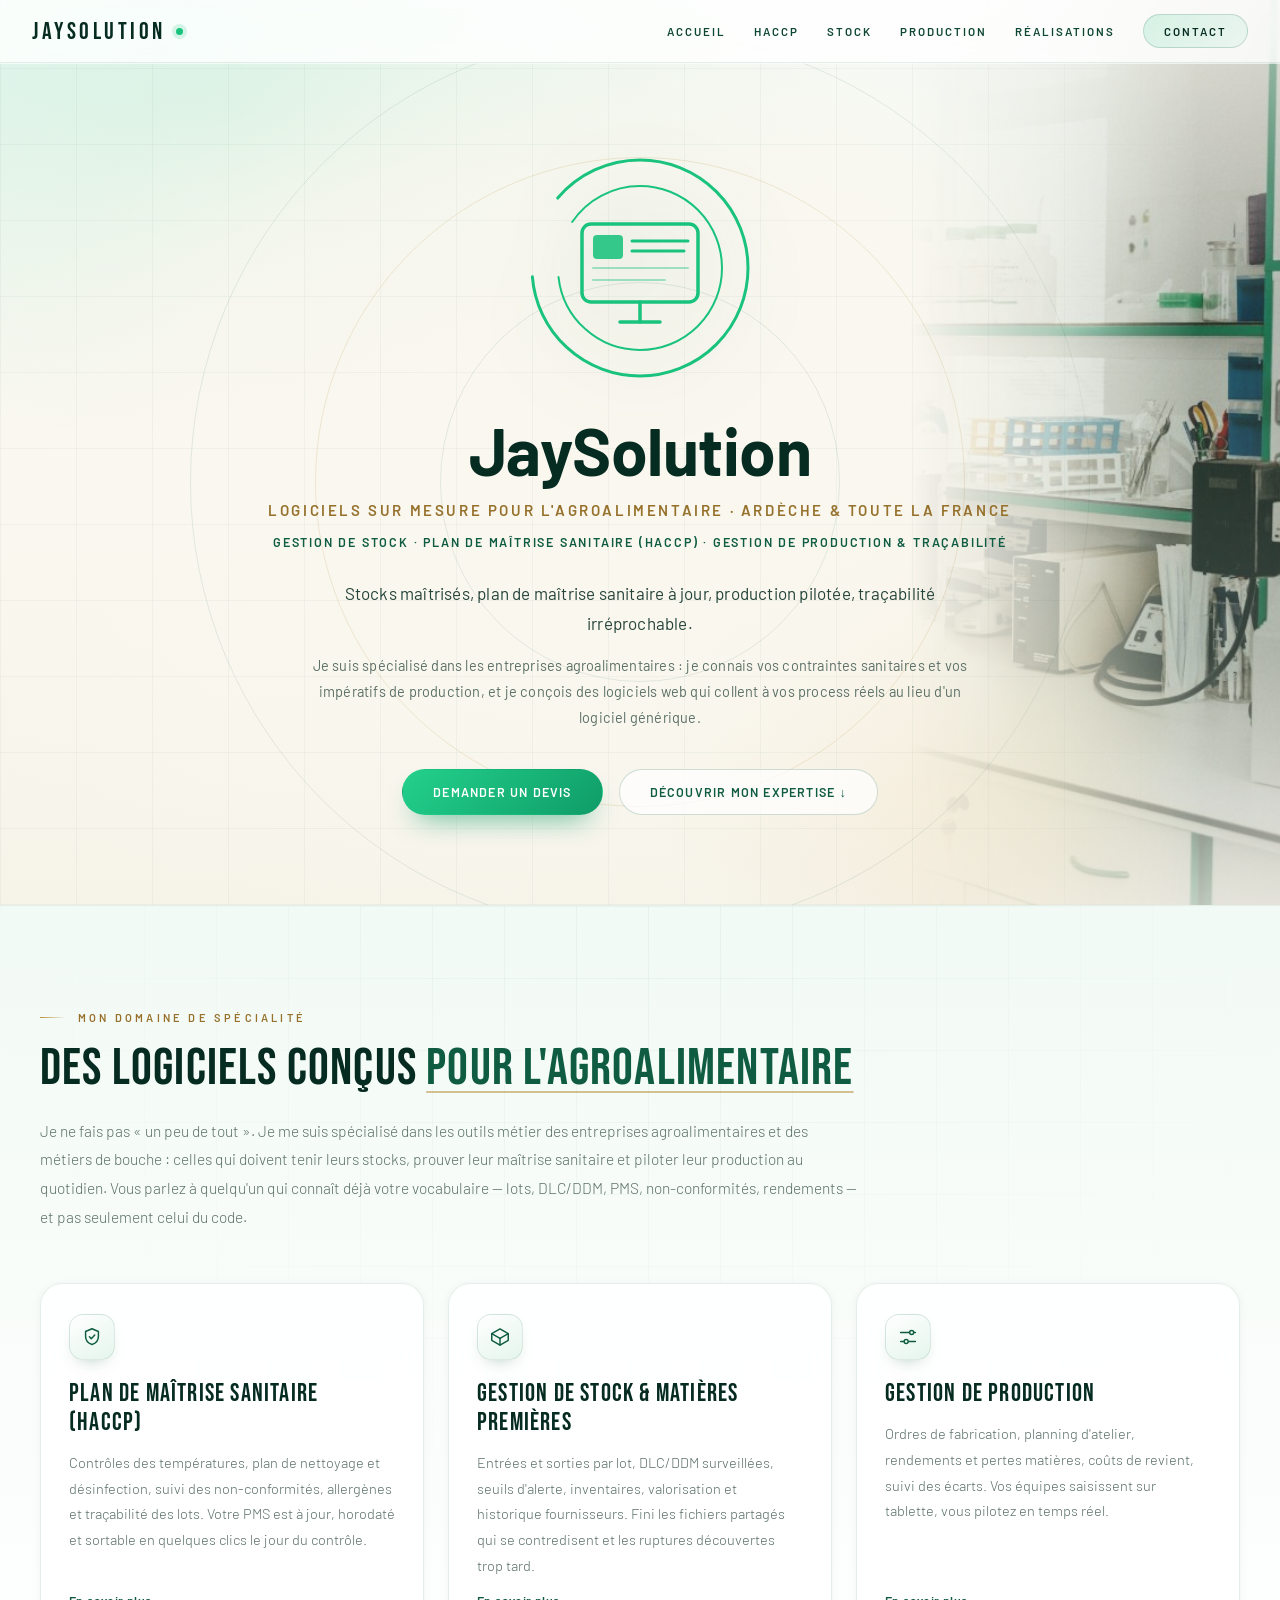
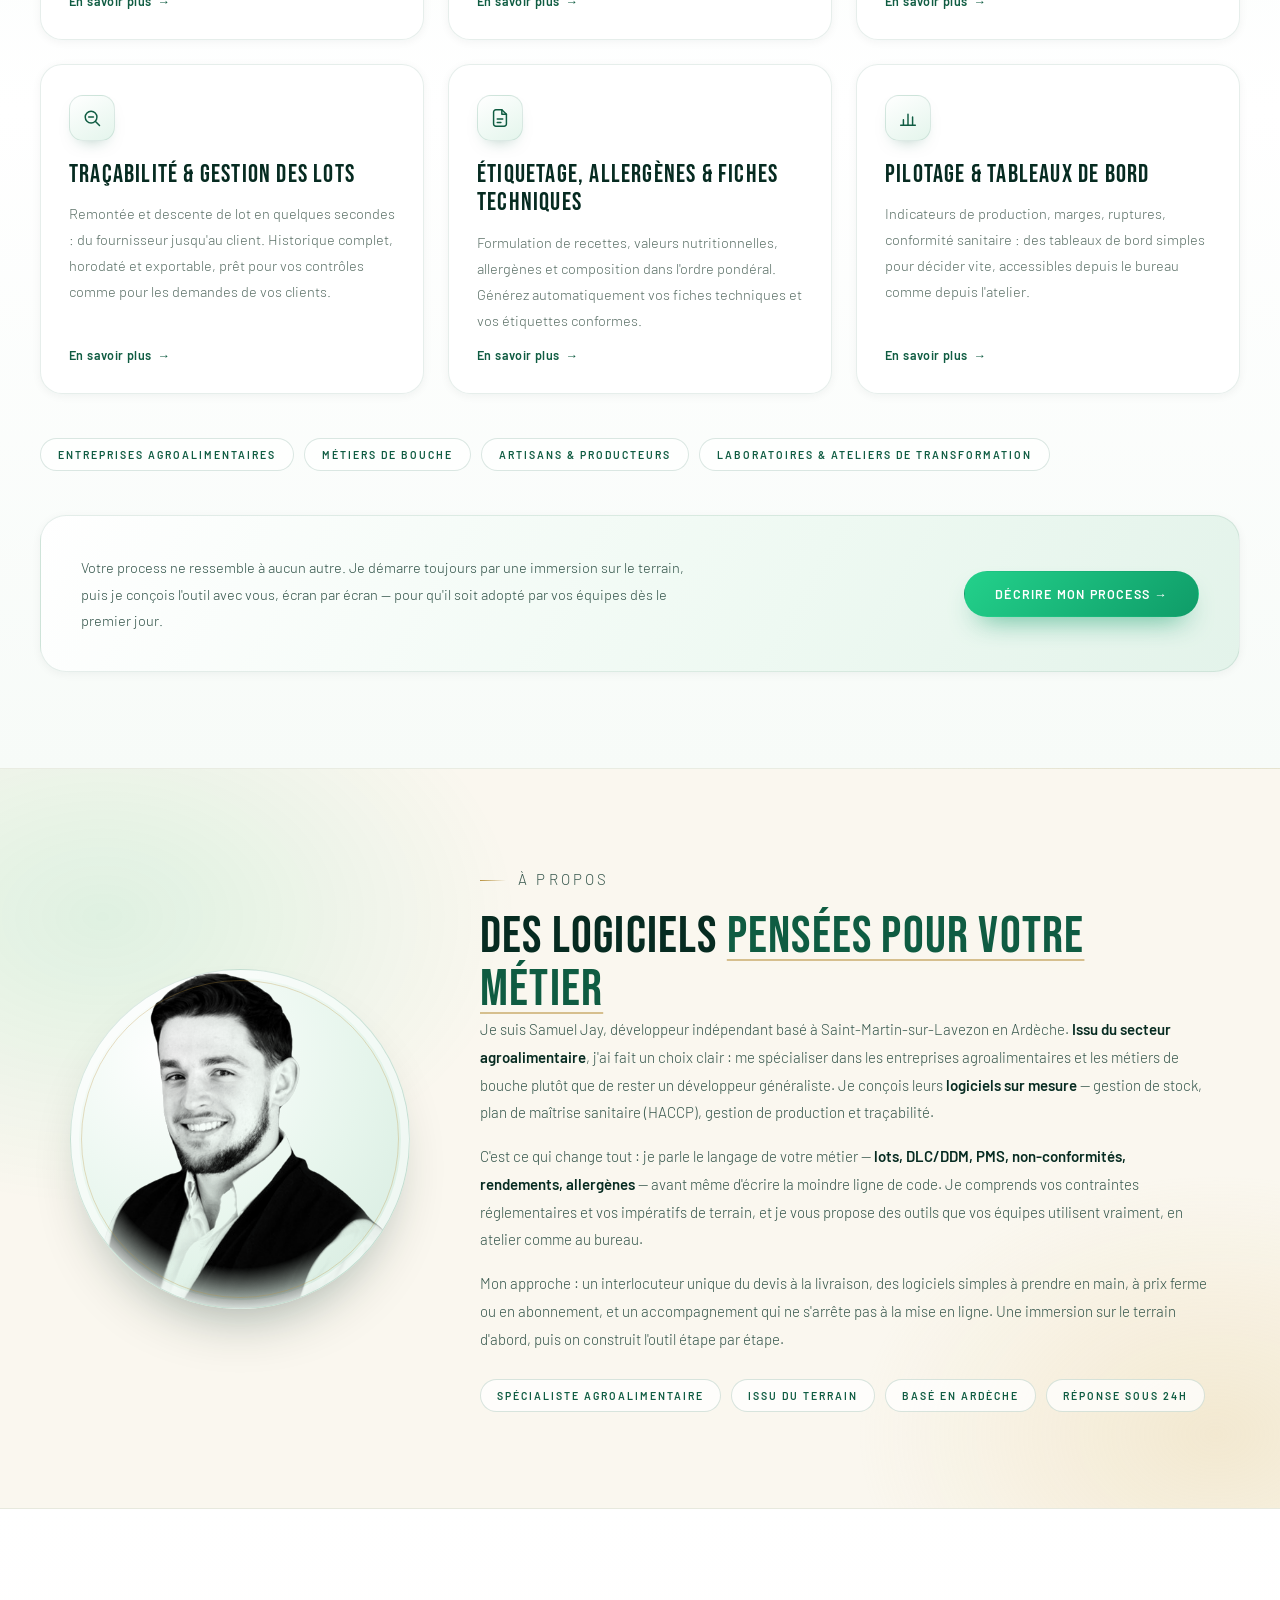
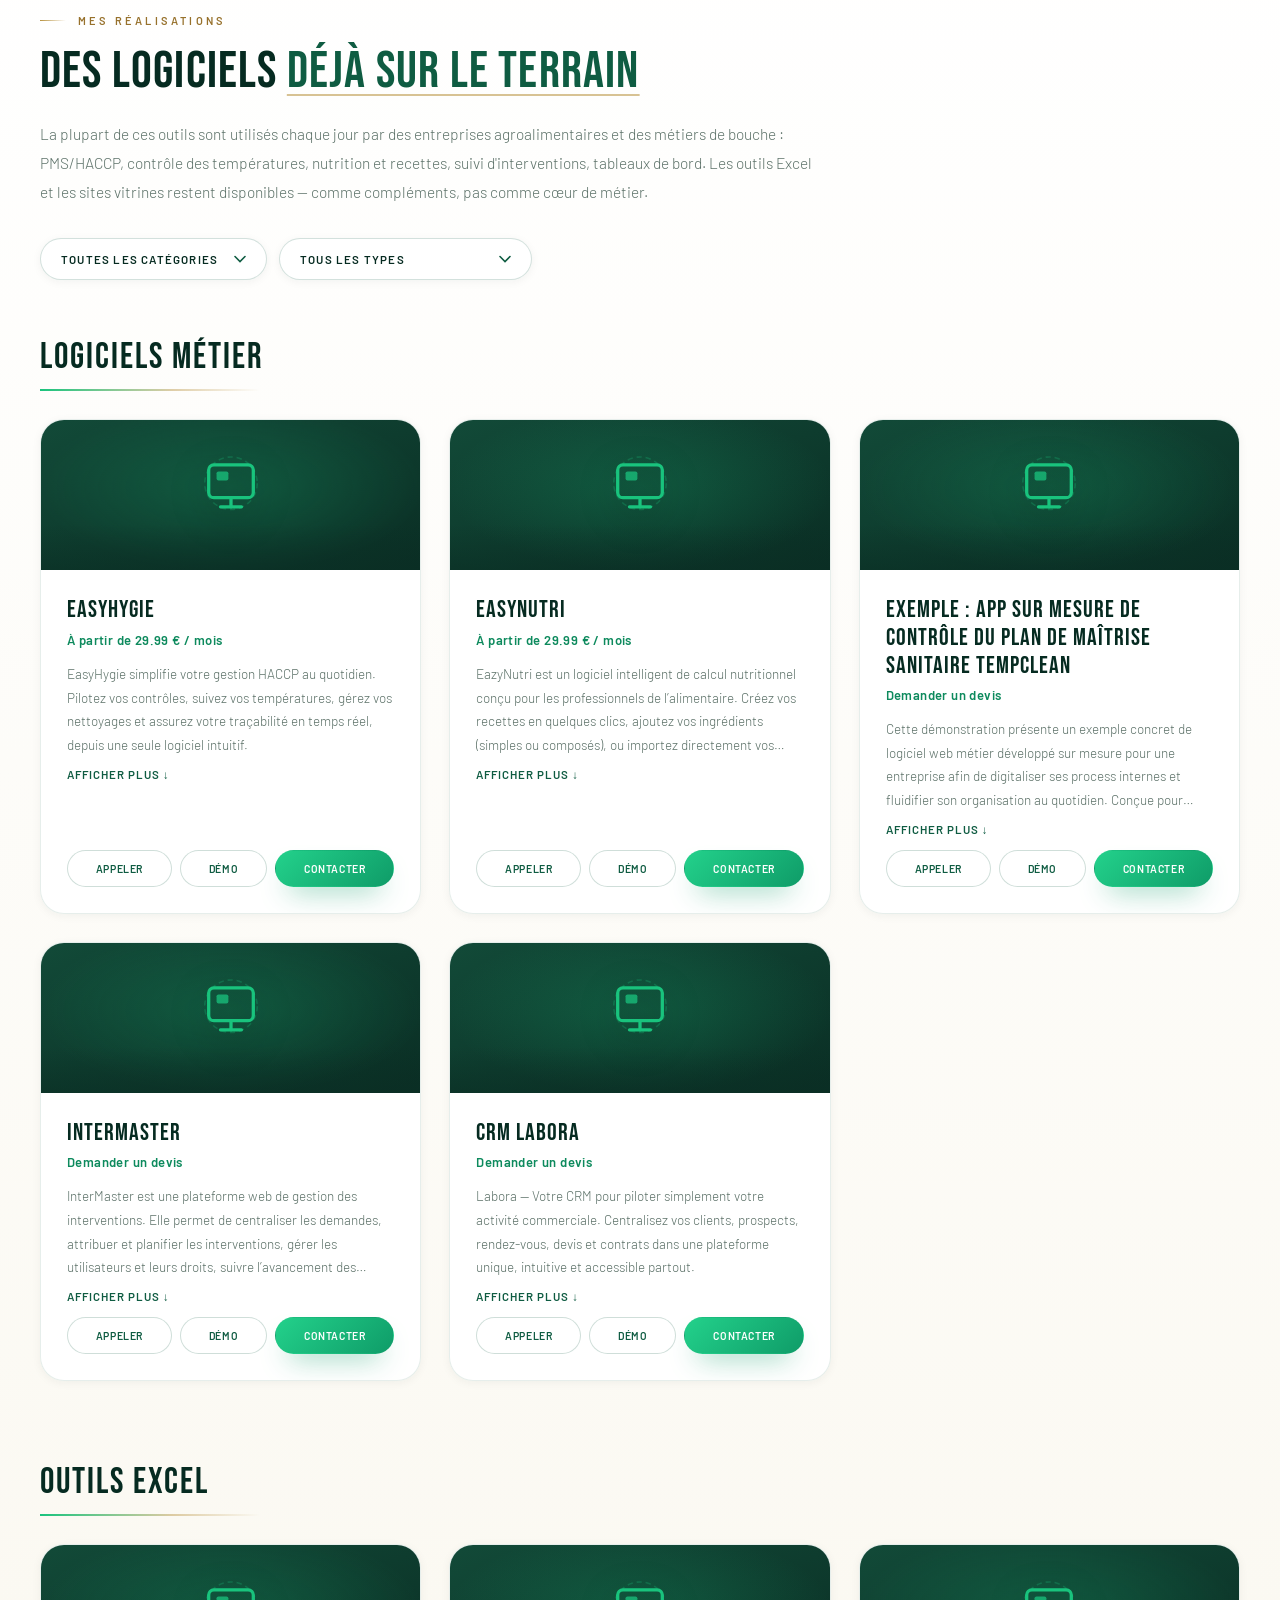
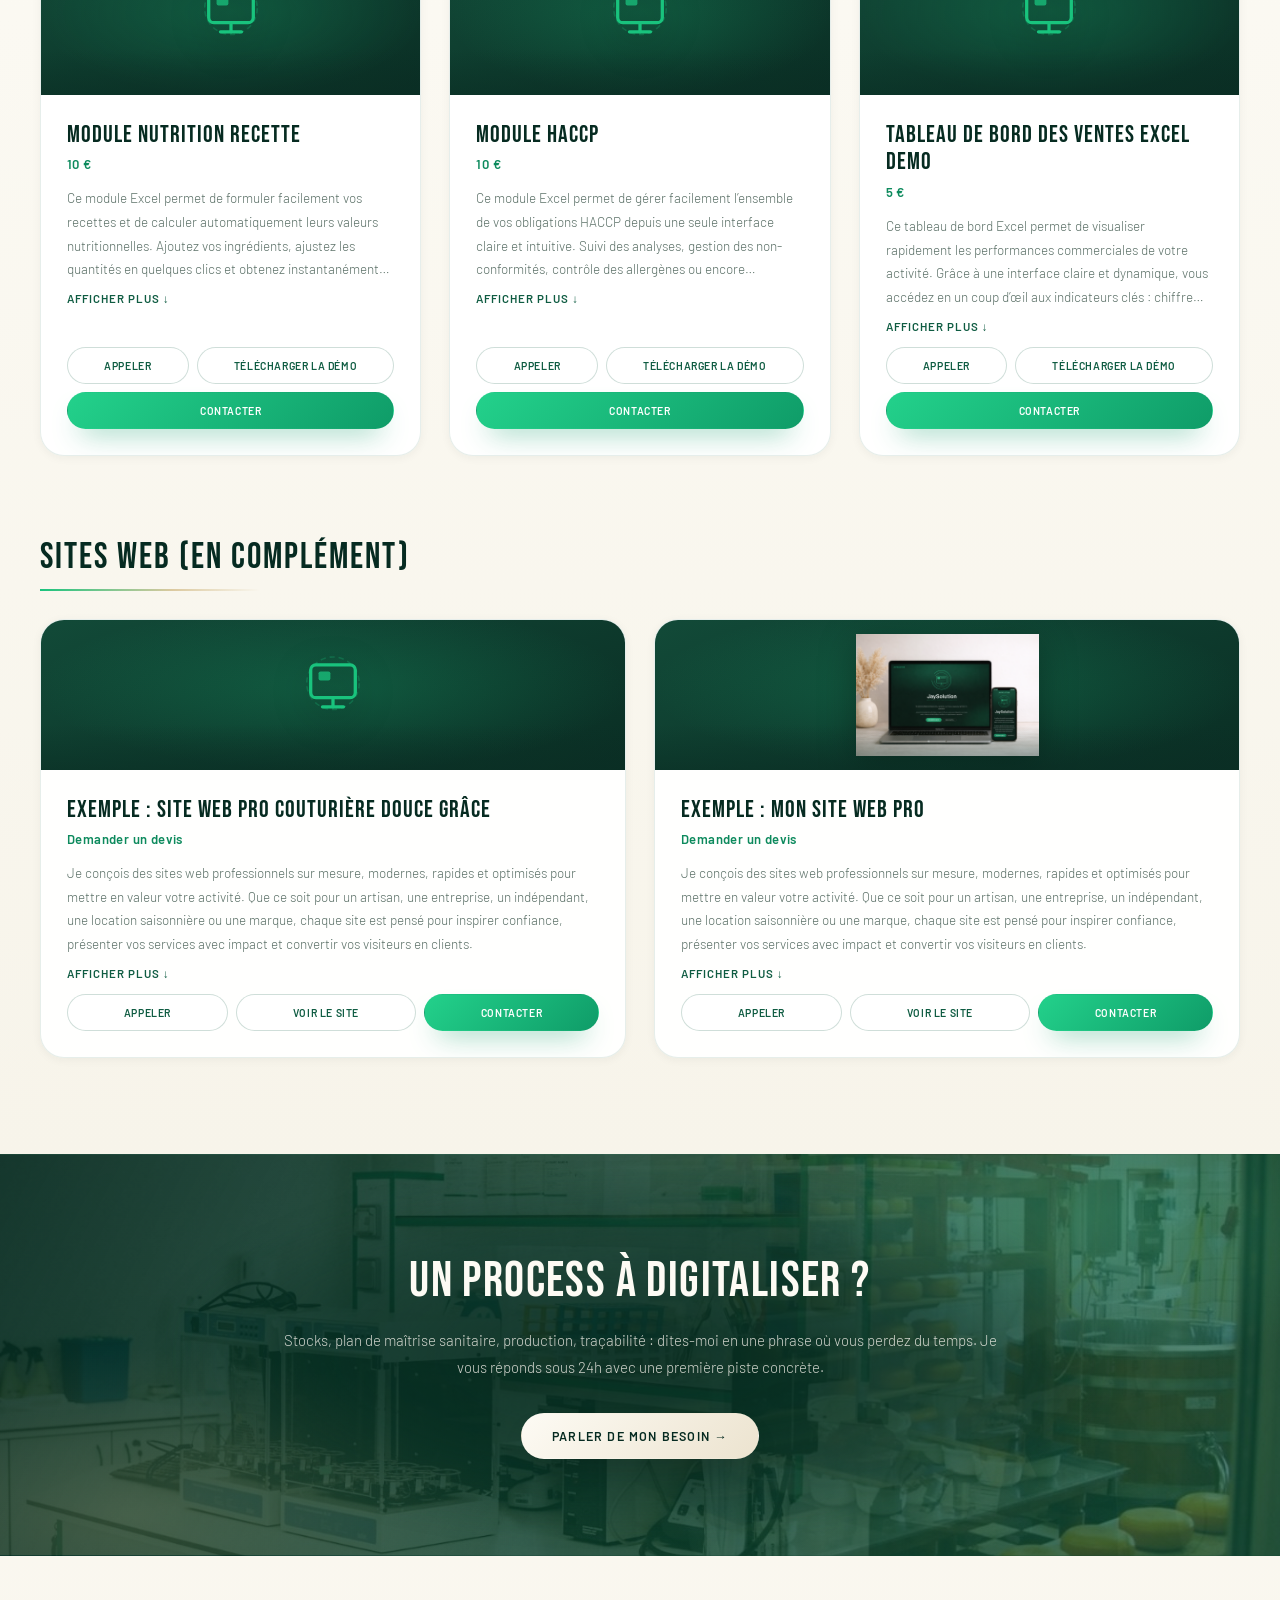
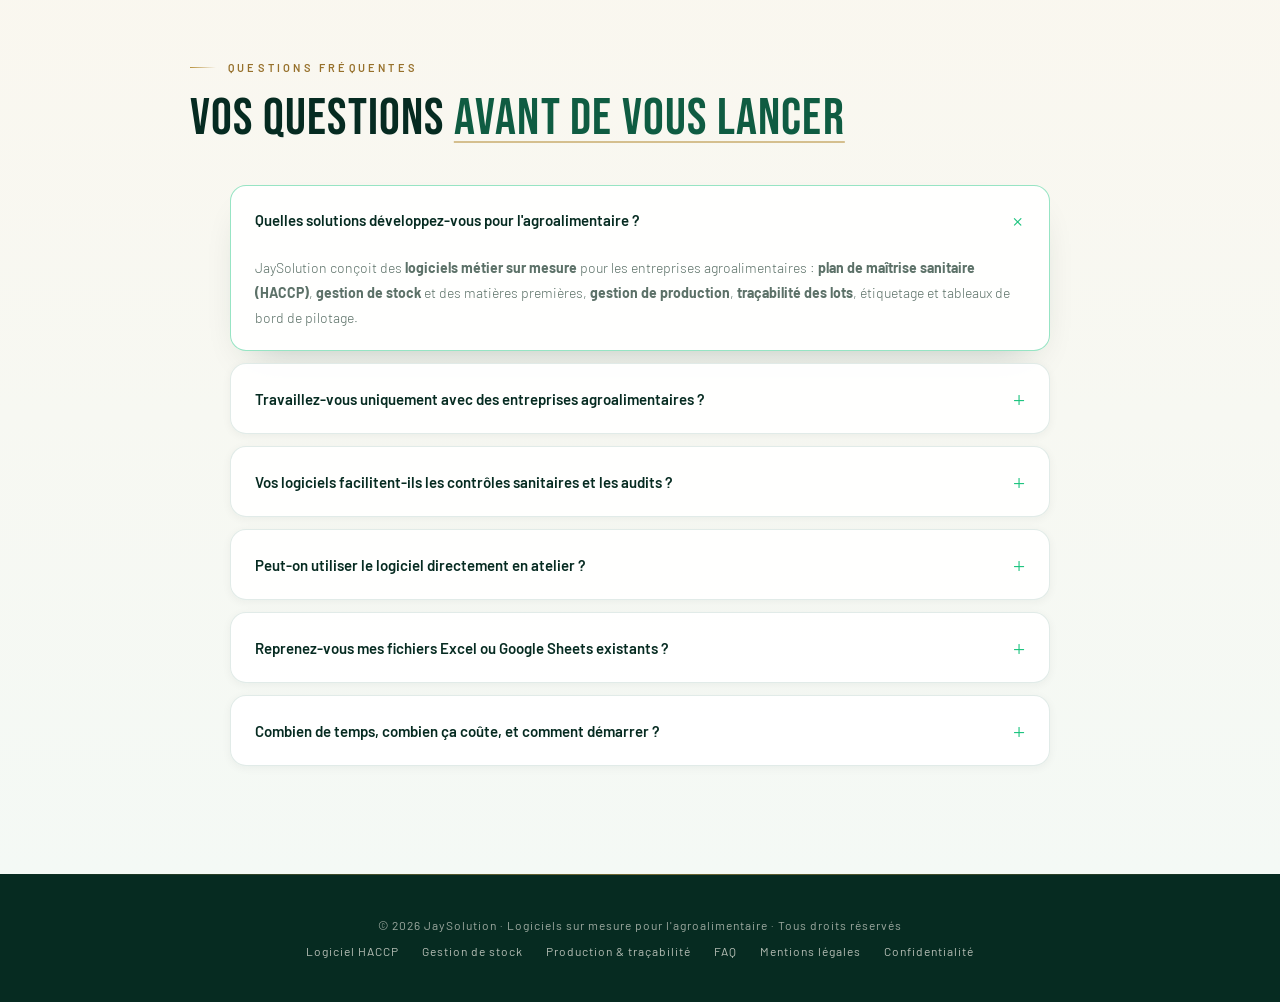
<file: index.html>
<!DOCTYPE html>
<html lang="fr">
<head>
  <meta charset="UTF-8">
  <meta name="viewport" content="width=device-width, initial-scale=1.0">
  <title>Logiciel agroalimentaire sur mesure : stock, HACCP, production</title>
  <meta name="description" content="Logiciels sur mesure pour l'agroalimentaire : stock, plan de maîtrise sanitaire (HACCP), production et traçabilité. Basé en Ardèche, réponse sous 24h.">
  <meta name="author" content="Samuel Jay — JaySolution">
  <meta name="robots" content="index, follow, max-image-preview:large">
  <meta name="geo.region" content="FR-07">
  <meta name="geo.placename" content="Saint-Martin-sur-Lavezon">
  <link rel="canonical" href="https://www.jaysolution.fr/">
  <link rel="alternate" hreflang="fr" href="https://www.jaysolution.fr/">
  <!-- Open Graph -->
  <meta property="og:type" content="website">
  <meta property="og:site_name" content="JaySolution">
  <meta property="og:locale" content="fr_FR">
  <meta property="og:title" content="JaySolution — logiciels sur mesure pour l'agroalimentaire">
  <meta property="og:description" content="Stocks, plan de maîtrise sanitaire (HACCP), production et traçabilité : des logiciels web sur mesure pensés pour les entreprises agroalimentaires. Devis gratuit sous 24h.">
  <meta property="og:url" content="https://www.jaysolution.fr/">
  <meta property="og:image" content="https://www.jaysolution.fr/og-image.jpg">
  <meta property="og:image:width" content="1200">
  <meta property="og:image:height" content="630">
  <meta property="og:image:type" content="image/jpeg">
  <meta property="og:image:alt" content="JaySolution — logiciels sur mesure pour l'agroalimentaire">
  <meta name="twitter:card" content="summary_large_image">
  <meta name="twitter:title" content="JaySolution — logiciels sur mesure pour l'agroalimentaire">
  <meta name="twitter:description" content="Stocks, plan de maîtrise sanitaire (HACCP), production et traçabilité : des logiciels web sur mesure pensés pour les entreprises agroalimentaires. Devis gratuit sous 24h.">
  <meta name="twitter:image" content="https://www.jaysolution.fr/og-image.jpg">
  <link rel="icon" href="/favicon.ico" sizes="any">
  <link rel="icon" type="image/png" sizes="32x32" href="/assets/icon-32.png">
  <link rel="icon" type="image/png" sizes="192x192" href="/assets/icon-192.png">
  <link rel="icon" type="image/svg+xml" href="/assets/favicon.svg">
  <link rel="apple-touch-icon" href="/assets/apple-touch-icon.png">
  <link rel="manifest" href="/manifest.webmanifest">
  <meta name="theme-color" content="#19c37d">
  <meta name="apple-mobile-web-app-capable" content="yes">
  <meta name="apple-mobile-web-app-status-bar-style" content="black-translucent">
  <meta name="apple-mobile-web-app-title" content="JaySolution">
  <link rel="dns-prefetch" href="https://script.google.com">
  <link rel="preconnect" href="https://script.google.com">
  <link rel="preconnect" href="https://fonts.googleapis.com">
  <link rel="preconnect" href="https://fonts.gstatic.com" crossorigin>
  <link href="https://fonts.googleapis.com/css2?family=Bebas+Neue&family=Barlow:wght@300;400;500;600&display=swap" rel="stylesheet">
  <link rel="stylesheet" href="/assets/style.css">
  <script type="application/ld+json">
{
  "@context": "https://schema.org",
  "@graph": [
    {
      "@type": "ProfessionalService",
      "@id": "https://www.jaysolution.fr/#org",
      "name": "JaySolution",
      "alternateName": "JaySolution — Samuel Jay",
      "description": "Développeur de logiciels sur mesure pour les entreprises agroalimentaires : gestion de stock, plan de maîtrise sanitaire (HACCP), gestion de production et traçabilité.",
      "serviceType": "Développement de logiciels métier pour l'agroalimentaire",
      "knowsAbout": [
        "Agroalimentaire",
        "Plan de maîtrise sanitaire (HACCP)",
        "Traçabilité et gestion des lots",
        "Gestion de stock et des matières premières",
        "Gestion de production",
        "Étiquetage et allergènes"
      ],
      "url": "https://www.jaysolution.fr/",
      "email": "jaysolution07@gmail.com",
      "telephone": "+33677718914",
      "priceRange": "€€",
      "areaServed": "FR",
      "image": "https://www.jaysolution.fr/og-image.jpg",
      "founder": {
        "@type": "Person",
        "name": "Samuel Jay"
      },
      "address": {
        "@type": "PostalAddress",
        "streetAddress": "07400 Saint-Martin-sur-Lavezon",
        "addressLocality": "Saint-Martin-sur-Lavezon",
        "postalCode": "07400",
        "addressRegion": "Auvergne-Rhône-Alpes",
        "addressCountry": "FR"
      }
    },
    {
      "@type": "WebSite",
      "@id": "https://www.jaysolution.fr/#website",
      "name": "JaySolution",
      "url": "https://www.jaysolution.fr/",
      "inLanguage": "fr-FR",
      "publisher": {
        "@id": "https://www.jaysolution.fr/#org"
      }
    },
    {
      "@type": "FAQPage",
      "mainEntity": [
        {
          "@type": "Question",
          "name": "Quelles solutions développez-vous pour l'agroalimentaire ?",
          "acceptedAnswer": {
            "@type": "Answer",
            "text": "JaySolution conçoit des logiciels métier sur mesure pour les entreprises agroalimentaires : plan de maîtrise sanitaire (HACCP), gestion de stock et des matières premières, gestion de production, traçabilité des lots, étiquetage et tableaux de bord de pilotage."
          }
        },
        {
          "@type": "Question",
          "name": "Travaillez-vous uniquement avec des entreprises agroalimentaires ?",
          "acceptedAnswer": {
            "@type": "Answer",
            "text": "C'est mon domaine de spécialité et ma priorité. J'accompagne aussi des TPE et PME d'autres secteurs dès lors que leur besoin rejoint les mêmes enjeux : gestion de stock, qualité, traçabilité et suivi de production."
          }
        },
        {
          "@type": "Question",
          "name": "Vos logiciels facilitent-ils les contrôles sanitaires et les audits ?",
          "acceptedAnswer": {
            "@type": "Answer",
            "text": "Oui. Les enregistrements (températures, nettoyage et désinfection, non-conformités, traçabilité des lots) sont horodatés, centralisés et exportables. Le jour d'un contrôle, vous sortez votre dossier sanitaire en quelques clics au lieu de courir après des classeurs."
          }
        },
        {
          "@type": "Question",
          "name": "Peut-on utiliser le logiciel directement en atelier ?",
          "acceptedAnswer": {
            "@type": "Answer",
            "text": "Oui : mes logiciels sont pensés pour le terrain, avec une saisie rapide sur ordinateur, tablette ou smartphone directement en atelier, sans double saisie sur papier."
          }
        },
        {
          "@type": "Question",
          "name": "Reprenez-vous mes fichiers Excel ou Google Sheets existants ?",
          "acceptedAnswer": {
            "@type": "Answer",
            "text": "Oui. Beaucoup de projets démarrent par un fichier Excel ou Google Sheets qui exprime déjà le besoin. Je l'analyse, puis je le transforme en logiciel fiable et partagé, en conservant votre logique métier."
          }
        },
        {
          "@type": "Question",
          "name": "Combien de temps, combien ça coûte, et comment démarrer ?",
          "acceptedAnswer": {
            "@type": "Answer",
            "text": "Chaque projet est unique : le prix est proposé en prix ferme ou en abonnement, après un devis détaillé. Réponse sous 24h, délai précisé dans le devis. Remplissez le formulaire de contact ou appelez le 06 77 71 89 14 — échanges par téléphone, email ou visioconférence, partout en France."
          }
        }
      ]
    },
    {
      "@type": "Service",
      "@id": "https://www.jaysolution.fr/haccp/#haccp",
      "name": "Logiciel HACCP et plan de maîtrise sanitaire sur mesure",
      "serviceType": "Développement de logiciel HACCP / PMS pour l'agroalimentaire",
      "description": "Logiciel sur mesure pour tenir le plan de maîtrise sanitaire : relevés de températures, plan de nettoyage et désinfection, non-conformités, allergènes, traçabilité des lots et export du dossier de contrôle.",
      "url": "https://www.jaysolution.fr/haccp/",
      "provider": {
        "@type": "ProfessionalService",
        "@id": "https://www.jaysolution.fr/#org",
        "name": "JaySolution",
        "url": "https://www.jaysolution.fr/"
      },
      "areaServed": {
        "@type": "Country",
        "name": "France"
      }
    },
    {
      "@type": "Service",
      "@id": "https://www.jaysolution.fr/stock/#gestion-de-stock",
      "name": "Logiciel de gestion de stock agroalimentaire sur mesure",
      "serviceType": "Développement de logiciel de gestion de stock et matières premières",
      "description": "Logiciel sur mesure de gestion de stock pour l'agroalimentaire : réception et sortie par lot, suivi des DLC et DDM, seuils d'alerte, inventaires, valorisation et historique fournisseurs.",
      "url": "https://www.jaysolution.fr/stock/",
      "provider": {
        "@type": "ProfessionalService",
        "@id": "https://www.jaysolution.fr/#org",
        "name": "JaySolution",
        "url": "https://www.jaysolution.fr/"
      },
      "areaServed": {
        "@type": "Country",
        "name": "France"
      }
    },
    {
      "@type": "Service",
      "@id": "https://www.jaysolution.fr/production-tracabilite/#production-tracabilite",
      "name": "Logiciel de production, traçabilité et étiquetage sur mesure",
      "serviceType": "Développement de logiciel de production et de traçabilité agroalimentaire",
      "description": "Logiciel sur mesure pour piloter la production : ordres de fabrication, rendements et pertes, coûts de revient, traçabilité des lots, étiquetage et allergènes.",
      "url": "https://www.jaysolution.fr/production-tracabilite/",
      "provider": {
        "@type": "ProfessionalService",
        "@id": "https://www.jaysolution.fr/#org",
        "name": "JaySolution",
        "url": "https://www.jaysolution.fr/"
      },
      "areaServed": {
        "@type": "Country",
        "name": "France"
      }
    }
  ]
}
  </script>
</head>
<body>
<header class="site-nav">
  <a href="/" class="nav-brand">JaySolution</a>
  <button class="nav-toggle" id="nav-toggle" aria-label="Ouvrir le menu" aria-expanded="false">
    <span></span><span></span><span></span>
  </button>
  <nav class="nav-links" id="nav-links" aria-label="Navigation principale">
    <a href="/" class="active">Accueil</a>
    <a href="/haccp/">HACCP</a>
    <a href="/stock/">Stock</a>
    <a href="/production-tracabilite/">Production</a>
    <a href="/#realisations">Réalisations</a>
    <a href="#" class="nav-contact" onclick="openForm();return false;">Contact</a>
  </nav>
</header>
<main>
<section class="hero" id="top">
  <div class="hero-ring"></div>
  <div class="hero-ring"></div>
  <div class="hero-ring"></div>

  <!-- Icône seule -->
  <div class="hero-logo-wrap">
    <svg class="hero-svg" viewBox="0 0 300 260" xmlns="http://www.w3.org/2000/svg">
      <circle cx="150" cy="118" r="108" fill="none" stroke="#19c37d" stroke-width="3" stroke-dasharray="530 85" stroke-dashoffset="200" stroke-linecap="round"/>
      <circle cx="150" cy="118" r="82"  fill="none" stroke="#19c37d" stroke-width="2" stroke-dasharray="400 58" stroke-dashoffset="152" stroke-linecap="round"/>
      <rect x="92" y="74" width="116" height="78" rx="9" fill="none" stroke="#19c37d" stroke-width="3.5"/>
      <line x1="150" y1="152" x2="150" y2="172" stroke="#19c37d" stroke-width="3.5" stroke-linecap="round"/>
      <line x1="130" y1="172" x2="170" y2="172" stroke="#19c37d" stroke-width="3.5" stroke-linecap="round"/>
      <rect x="103" y="85" width="30" height="24" rx="4" fill="#19c37d" opacity="0.88"/>
      <line x1="142" y1="91" x2="198" y2="91" stroke="#19c37d" stroke-width="3" stroke-linecap="round"/>
      <line x1="142" y1="101" x2="194" y2="101" stroke="#19c37d" stroke-width="3" stroke-linecap="round"/>
      <line x1="103" y1="118" x2="198" y2="118" stroke="#19c37d" stroke-width="2" stroke-linecap="round" opacity="0.4"/>
      <line x1="103" y1="130" x2="175" y2="130" stroke="#19c37d" stroke-width="2" stroke-linecap="round" opacity="0.4"/>
    </svg>
  </div>

  <!-- Texte séparé sous l'icône -->
  <div class="hero-brand">
    <h1 class="hero-name">JaySolution
      <span class="hero-subtitle">Logiciels sur mesure pour l'agroalimentaire · Ardèche &amp; toute la France</span>
    </h1>
    <p class="hero-tagline">GESTION DE STOCK · PLAN DE MAÎTRISE SANITAIRE (HACCP) · GESTION DE PRODUCTION &amp; TRAÇABILITÉ</p>
  </div>
 <p class="hero-description">
  Stocks maîtrisés, plan de maîtrise sanitaire à jour, production pilotée, traçabilité irréprochable.
</p>

<p class="hero-description secondary">
  Je suis spécialisé dans les entreprises agroalimentaires : je connais vos contraintes sanitaires et vos impératifs
  de production, et je conçois des logiciels web qui collent à vos process réels au lieu d'un logiciel générique.
</p>

<div class="hero-cta">
    <button class="btn btn-primary" onclick="openForm()">Demander un devis</button>
    <a href="#expertise" class="btn btn-outline">Découvrir mon expertise ↓</a>
  </div>

  <!-- Bande photo « ambiance atelier » (décorative) -->
  <div class="hero-photo" aria-hidden="true">
    <img src="/assets/hero-atelier.jpg" alt="" width="1200" height="800" loading="eager" fetchpriority="high" decoding="async">
  </div>
</section>

<section id="expertise" class="expertise-section">
  <div class="expertise-header reveal">
    <p class="section-label">Mon domaine de spécialité</p>
    <h2 class="section-title">Des logiciels conçus <em>pour l'agroalimentaire</em></h2>
    <p class="expertise-intro">
      Je ne fais pas « un peu de tout ». Je me suis spécialisé dans les outils métier des entreprises
      agroalimentaires et des métiers de bouche : celles qui doivent tenir leurs stocks, prouver leur maîtrise
      sanitaire et piloter leur production au quotidien. Vous parlez à quelqu'un qui connaît déjà votre
      vocabulaire — lots, DLC/DDM, PMS, non-conformités, rendements — et pas seulement celui du code.
    </p>
  </div>

  <div class="expertise-grid">
    <article class="expertise-card reveal">
      <div class="expertise-icon"><svg viewBox="0 0 24 24" aria-hidden="true"><path d="M12 3 5 6v5.2c0 4.2 2.9 7.7 7 9 4.1-1.3 7-4.8 7-9V6l-7-3Z"/><path d="m9.2 11.8 2 2 3.8-4"/></svg></div>
      <h3>Plan de maîtrise sanitaire (HACCP)</h3>
      <p>Contrôles des températures, plan de nettoyage et désinfection, suivi des non-conformités, allergènes et traçabilité des lots. Votre PMS est à jour, horodaté et sortable en quelques clics le jour du contrôle.</p>
    
      <a class="card-more" href="/haccp/">En savoir plus <span aria-hidden="true">→</span></a>
    </article>
    <article class="expertise-card reveal">
      <div class="expertise-icon"><svg viewBox="0 0 24 24" aria-hidden="true"><path d="M21 8.4 12 3.2 3 8.4v7.2L12 20.8l9-5.2V8.4Z"/><path d="m3 8.4 9 5.2 9-5.2"/><path d="M12 20.8v-7.2"/></svg></div>
      <h3>Gestion de stock &amp; matières premières</h3>
      <p>Entrées et sorties par lot, DLC/DDM surveillées, seuils d'alerte, inventaires, valorisation et historique fournisseurs. Fini les fichiers partagés qui se contredisent et les ruptures découvertes trop tard.</p>
    
      <a class="card-more" href="/stock/">En savoir plus <span aria-hidden="true">→</span></a>
    </article>
    <article class="expertise-card reveal">
      <div class="expertise-icon"><svg viewBox="0 0 24 24" aria-hidden="true"><path d="M4 7h9M19 7h1M4 17h3M13 17h7"/><circle cx="16" cy="7" r="2.2"/><circle cx="10" cy="17" r="2.2"/></svg></div>
      <h3>Gestion de production</h3>
      <p>Ordres de fabrication, planning d'atelier, rendements et pertes matières, coûts de revient, suivi des écarts. Vos équipes saisissent sur tablette, vous pilotez en temps réel.</p>
    
      <a class="card-more" href="/production-tracabilite/">En savoir plus <span aria-hidden="true">→</span></a>
    </article>
    <article class="expertise-card reveal">
      <div class="expertise-icon"><svg viewBox="0 0 24 24" aria-hidden="true"><circle cx="11" cy="11" r="6.4"/><path d="m15.8 15.8 4.4 4.4"/><path d="M8.4 11h5.2"/></svg></div>
      <h3>Traçabilité &amp; gestion des lots</h3>
      <p>Remontée et descente de lot en quelques secondes : du fournisseur jusqu'au client. Historique complet, horodaté et exportable, prêt pour vos contrôles comme pour les demandes de vos clients.</p>
    
      <a class="card-more" href="/production-tracabilite/#tracabilite">En savoir plus <span aria-hidden="true">→</span></a>
    </article>
    <article class="expertise-card reveal">
      <div class="expertise-icon"><svg viewBox="0 0 24 24" aria-hidden="true"><path d="M14 3H7.5A2.5 2.5 0 0 0 5 5.5v13A2.5 2.5 0 0 0 7.5 21h9a2.5 2.5 0 0 0 2.5-2.5V8l-5-5Z"/><path d="M14 3v5h5"/><path d="M9 13h6M9 17h4"/></svg></div>
      <h3>Étiquetage, allergènes &amp; fiches techniques</h3>
      <p>Formulation de recettes, valeurs nutritionnelles, allergènes et composition dans l'ordre pondéral. Générez automatiquement vos fiches techniques et vos étiquettes conformes.</p>
    
      <a class="card-more" href="/production-tracabilite/#etiquetage">En savoir plus <span aria-hidden="true">→</span></a>
    </article>
    <article class="expertise-card reveal">
      <div class="expertise-icon"><svg viewBox="0 0 24 24" aria-hidden="true"><path d="M4 20h16"/><path d="M7 20v-6M12 20V8M17 20v-9"/></svg></div>
      <h3>Pilotage &amp; tableaux de bord</h3>
      <p>Indicateurs de production, marges, ruptures, conformité sanitaire : des tableaux de bord simples pour décider vite, accessibles depuis le bureau comme depuis l'atelier.</p>
    
      <a class="card-more" href="/production-tracabilite/#pilotage">En savoir plus <span aria-hidden="true">→</span></a>
    </article>
  </div>

  <div class="expertise-tags reveal">
    <span>Entreprises agroalimentaires</span>
    <span>Métiers de bouche</span>
    <span>Artisans &amp; producteurs</span>
    <span>Laboratoires &amp; ateliers de transformation</span>
  </div>

  <div class="expertise-cta reveal">
    <p>Votre process ne ressemble à aucun autre. Je démarre toujours par une immersion sur le terrain, puis je conçois l'outil avec vous, écran par écran — pour qu'il soit adopté par vos équipes dès le premier jour.</p>
    <button class="btn btn-primary" onclick="openForm()">Décrire mon process →</button>
  </div>
</section>

<section id="apropos" class="apropos-section">
  <div class="apropos-inner reveal">
    <div class="apropos-photo">
      <!-- 📷 Portrait de Samuel Jay : photo DSCF0079 intégrée en base64 dans ce fichier (aucun fichier externe requis).
           Pour la remplacer : générez un PNG à fond transparent recadré et centré sur le sujet (idéalement 480×480),
           puis remplacez le src data:image/png;base64,... par le nouveau. -->
      <img src="/assets/portrait-samuel.jpg" width="480" height="480" alt="Samuel Jay, développeur de logiciels sur mesure pour l'agroalimentaire" loading="lazy" decoding="async" alt="Samuel Jay — JaySolution, développeur indépendant en Ardèche" width="480" height="480">
    </div>
    <div class="apropos-text">
      <p class="section-label">À propos</p>
      <h2 class="section-title">Des logiciels <em>pensées pour votre métier</em></h2>
      <p>Je suis Samuel Jay, développeur indépendant basé à Saint-Martin-sur-Lavezon en Ardèche. <strong>Issu du secteur agroalimentaire</strong>, j'ai fait un choix clair : me spécialiser dans les entreprises agroalimentaires et les métiers de bouche plutôt que de rester un développeur généraliste. Je conçois leurs <strong>logiciels sur mesure</strong> — gestion de stock, plan de maîtrise sanitaire (HACCP), gestion de production et traçabilité.</p>
      <p>C'est ce qui change tout : je parle le langage de votre métier — <strong>lots, DLC/DDM, PMS, non-conformités, rendements, allergènes</strong> — avant même d'écrire la moindre ligne de code. Je comprends vos contraintes réglementaires et vos impératifs de terrain, et je vous propose des outils que vos équipes utilisent vraiment, en atelier comme au bureau.</p>
      <p>Mon approche : un interlocuteur unique du devis à la livraison, des logiciels simples à prendre en main, à prix ferme ou en abonnement, et un accompagnement qui ne s'arrête pas à la mise en ligne. Une immersion sur le terrain d'abord, puis on construit l'outil étape par étape.</p>
      <div class="apropos-badges">
        <span class="apropos-badge">Spécialiste agroalimentaire</span>
        <span class="apropos-badge">Issu du terrain</span>
        <span class="apropos-badge">Basé en Ardèche</span>
        <span class="apropos-badge">Réponse sous 24h</span>
      </div>
    </div>
  </div>
</section>

<section class="apps-section" id="realisations">
 <div class="apps-header reveal">
  <p class="section-label">Mes réalisations</p>
  <h2 class="section-title">Des logiciels <em>déjà sur le terrain</em></h2>
  <p class="section-intro">La plupart de ces outils sont utilisés chaque jour par des entreprises agroalimentaires et des métiers de bouche : PMS/HACCP, contrôle des températures, nutrition et recettes, suivi d'interventions, tableaux de bord. Les outils Excel et les sites vitrines restent disponibles — comme compléments, pas comme cœur de métier.</p>
  <div style="display:flex;gap:12px;flex-wrap:wrap;margin-top:32px">
    <select id="category-filter">
      <option value="">Toutes les catégories</option>
    </select>
    <select id="type-filter">
      <option value="">Tous les types</option>
    </select>
  </div>
</div>
  <div id="apps-loader" class="skeleton-grid" aria-hidden="true">
  <div class="skeleton-card"></div>
  <div class="skeleton-card"></div>
</div>
<div id="apps">
    <!-- ⚠️ CONTENU DE SECOURS : la liste COMPLÈTE des réalisations est intégrée en dur ci-dessous.
       Visible immédiatement au chargement, sans aucune dépendance (indexable par Google).
       Si l'API Google Apps Script répond, elle rafraîchit cette liste (prix, nouveaux projets).
       ➜ IMPORTANT : quand vous ajoutez une réalisation dans l'API, pensez à mettre à jour ce bloc statique
         (ou demandez à régénérer la page). Les images sont des URL publiques GitHub (hotlink stable). -->
  <div class="category-block">
    <div class="category-header">
      <h3>Logiciels métier</h3>
      <div class="category-line"></div>
    </div>
    <div class="category-grid">
      <article class="card">
        <div class="card-img-wrap"><img src="https://raw.githubusercontent.com/jaysolution07/EasyHygie/main/logoEH.png" alt="JaySolution — EasyHygie" loading="lazy" onerror="imgError(this)"></div>
        <div class="card-body">
          <h3>EasyHygie</h3>
          <div class="card-price">À partir de 29.99 € / mois</div>
          <p class="desc">EasyHygie simplifie votre gestion HACCP au quotidien. Pilotez vos contrôles, suivez vos températures, gérez vos nettoyages et assurez votre traçabilité en temps réel, depuis une seule logiciel intuitif.</p>
          <span class="read-more">Afficher plus ↓</span>
          <div class="card-actions">
            <button class="btn btn-outline" onclick="window.location.href='tel:0677718914'">Appeler</button>
            <button class="btn btn-outline" onclick="handleDemo('Logiciel','https://jaysolution07.github.io/EasyHygieDemo/')">Démo</button>
            <button class="btn btn-primary" onclick="openForm('EasyHygie')">Contacter</button>
          </div>
        </div>
      </article>
      <article class="card">
        <div class="card-img-wrap"><img src="https://raw.githubusercontent.com/jaysolution07/EasyNutri/main/icon.svg" alt="JaySolution — EasyNutri" loading="lazy" onerror="imgError(this)"></div>
        <div class="card-body">
          <h3>EasyNutri</h3>
          <div class="card-price">À partir de 29.99 € / mois</div>
          <p class="desc">EazyNutri est un logiciel intelligent de calcul nutritionnel conçu pour les professionnels de l’alimentaire.
Créez vos recettes en quelques clics, ajoutez vos ingrédients (simples ou composés), ou importez directement vos données depuis la table officielle CIQUAL (ANSES) pour garantir des valeurs nutritionnelles fiables et reconnues.
Obtenez instantanément les valeurs nutritionnelles détaillées, le poids total, les allergènes et la composition dans l’ordre pondéral.
Générez automatiquement des fiches techniques professionnelles conformes aux exigences HACCP, prêtes à être imprimées ou exportées en PDF.
Simple, rapide et précise, EazyNutri transforme la gestion nutritionnelle en un outil accessible et puissant.</p>
          <span class="read-more">Afficher plus ↓</span>
          <div class="card-actions">
            <button class="btn btn-outline" onclick="window.location.href='tel:0677718914'">Appeler</button>
            <button class="btn btn-outline" onclick="handleDemo('Logiciel','https://jaysolution07.github.io/EasyNutriDemo/')">Démo</button>
            <button class="btn btn-primary" onclick="openForm('EasyNutri')">Contacter</button>
          </div>
        </div>
      </article>
      <article class="card">
        <div class="card-img-wrap"><img src="https://raw.githubusercontent.com/jaysolution07/TempClean/main/logo.png" alt="JaySolution — Exemple : App sur mesure de contrôle du plan de maîtrise sanitaire Tempclean" loading="lazy" onerror="imgError(this)"></div>
        <div class="card-body">
          <h3>Exemple : App sur mesure de contrôle du plan de maîtrise sanitaire Tempclean</h3>
          <div class="card-price">Demander un devis</div>
          <p class="desc">Cette démonstration présente un exemple concret de logiciel web métier développé sur mesure pour une entreprise afin de digitaliser ses process internes et fluidifier son organisation au quotidien.
Conçue pour s’adapter parfaitement aux besoins du terrain, cette solution permet de centraliser les suivis, sécuriser les données, automatiser les contrôles et offrir une expérience simple, rapide et professionnelle sur mobile, tablette et ordinateur.
Chaque projet que je développe est pensé comme un véritable outil de productivité et de croissance, avec une interface moderne, une logique métier précise et des automatisations qui répondent exactement aux contraintes du client.
Cette démo illustre le niveau de personnalisation que je peux apporter à votre entreprise à travers des logiciels métiers sur mesure, plateformes internes, outils de gestion ou solutions digitales spécifiques, avec un seul objectif : vous faire gagner du temps, améliorer vos performances et professionnaliser votre image.</p>
          <span class="read-more">Afficher plus ↓</span>
          <div class="card-actions">
            <button class="btn btn-outline" onclick="window.location.href='tel:0677718914'">Appeler</button>
            <button class="btn btn-outline" onclick="handleDemo('Logiciel','https://jaysolution07.github.io/Demo-TempClean/')">Démo</button>
            <button class="btn btn-primary" onclick="openForm('Exemple : App sur mesure de contrôle du plan de maîtrise sanitaire Tempclean')">Contacter</button>
          </div>
        </div>
      </article>
      <article class="card">
        <div class="card-img-wrap"><img src="https://raw.githubusercontent.com/jaysolution07/Demo-InterMaster/main/intermaster.png" alt="JaySolution — InterMaster" loading="lazy" onerror="imgError(this)"></div>
        <div class="card-body">
          <h3>InterMaster</h3>
          <div class="card-price">Demander un devis</div>
          <p class="desc">InterMaster est une plateforme web de gestion des interventions. Elle permet de centraliser les demandes, attribuer et planifier les interventions, gérer les utilisateurs et leurs droits, suivre l’avancement des tâches, consulter les statistiques et conserver un historique des opérations. L’logiciel intègre également la gestion de photos, la synchronisation des données et une interface responsive adaptée aux ordinateurs, tablettes et smartphones.</p>
          <span class="read-more">Afficher plus ↓</span>
          <div class="card-actions">
            <button class="btn btn-outline" onclick="window.location.href='tel:0677718914'">Appeler</button>
            <button class="btn btn-outline" onclick="handleDemo('Logiciel','https://jaysolution07.github.io/Demo-InterMaster/')">Démo</button>
            <button class="btn btn-primary" onclick="openForm('InterMaster')">Contacter</button>
          </div>
        </div>
      </article>
      <article class="card">
        <div class="card-img-wrap"><img src="https://raw.githubusercontent.com/jaysolution07/LabOra-demo/main/lab.png" alt="JaySolution — CRM LabOra" loading="lazy" onerror="imgError(this)"></div>
        <div class="card-body">
          <h3>CRM LabOra</h3>
          <div class="card-price">Demander un devis</div>
          <p class="desc">Labora — Votre CRM pour piloter simplement votre activité commerciale. Centralisez vos clients, prospects, rendez-vous, devis et contrats dans une plateforme unique, intuitive et accessible partout.</p>
          <span class="read-more">Afficher plus ↓</span>
          <div class="card-actions">
            <button class="btn btn-outline" onclick="window.location.href='tel:0677718914'">Appeler</button>
            <button class="btn btn-outline" onclick="handleDemo('Logiciel','https://jaysolution07.github.io/LabOra-demo/')">Démo</button>
            <button class="btn btn-primary" onclick="openForm('CRM LabOra')">Contacter</button>
          </div>
        </div>
      </article>
    </div>
  </div>
  <div class="category-block">
    <div class="category-header">
      <h3>Outils Excel</h3>
      <div class="category-line"></div>
    </div>
    <div class="category-grid">
      <article class="card">
        <div class="card-img-wrap"><img src="https://raw.githubusercontent.com/jaysolution07/Module-Nutrition-Recette/main/vn.png" alt="JaySolution — Module Nutrition Recette" loading="lazy" onerror="imgError(this)"></div>
        <div class="card-body">
          <h3>Module Nutrition Recette</h3>
          <div class="card-price">10 €</div>
          <p class="desc">Ce module Excel permet de formuler facilement vos recettes et de calculer automatiquement leurs valeurs nutritionnelles.
Ajoutez vos ingrédients, ajustez les quantités en quelques clics et obtenez instantanément les apports nutritionnels détaillés.
L’outil génère également des fiches techniques complètes, prêtes à être utilisées en production ou pour vos obligations réglementaires.
Simple, rapide et fiable, il vous fait gagner un temps précieux au quotidien.
⚠️ Ce fichier contient des macros nécessaires à son fonctionnement. Elles sont sans risque et doivent être activées pour utiliser l’outil correctement.</p>
          <span class="read-more">Afficher plus ↓</span>
          <div class="card-actions">
            <button class="btn btn-outline" onclick="window.location.href='tel:0677718914'">Appeler</button>
            <button class="btn btn-outline" onclick="handleDemo('Fichier Excel','https://raw.githubusercontent.com/jaysolution07/Module-Nutrition-Recette/main/Module%20Nutrition%20Recette%20demo.xlsm')">Télécharger la démo</button>
            <button class="btn btn-primary" onclick="openForm('Module Nutrition Recette')">Contacter</button>
          </div>
        </div>
      </article>
      <article class="card">
        <div class="card-img-wrap"><img src="https://raw.githubusercontent.com/jaysolution07/Module-HACCP/main/Capture%20d'%C3%A9cran%202025-10-27%20181527.png" alt="JaySolution — Module HACCP" loading="lazy" onerror="imgError(this)"></div>
        <div class="card-body">
          <h3>Module HACCP</h3>
          <div class="card-price">10 €</div>
          <p class="desc">Ce module Excel permet de gérer facilement l’ensemble de vos obligations HACCP depuis une seule interface claire et intuitive. Suivi des analyses, gestion des non-conformités, contrôle des allergènes ou encore enregistrement de vos procédures d’hygiène : tout est centralisé pour vous faire gagner du temps et sécuriser votre activité.
Saisissez rapidement vos données, consultez vos historiques en quelques clics et gardez une traçabilité complète de vos contrôles. Grâce aux rappels intégrés et aux outils de suivi, vous ne passez plus à côté d’une vérification importante.
Pensée pour les professionnels de la restauration et de l’agroalimentaire, ce logiciel vous aide à rester conforme aux exigences sanitaires tout en simplifiant votre organisation au quotidien.
⚠️ Ce fichier contient des macros nécessaires à son fonctionnement. Elles sont sans risque et doivent être activées pour utiliser l’outil correctement.</p>
          <span class="read-more">Afficher plus ↓</span>
          <div class="card-actions">
            <button class="btn btn-outline" onclick="window.location.href='tel:0677718914'">Appeler</button>
            <button class="btn btn-outline" onclick="handleDemo('Fichier Excel','https://raw.githubusercontent.com/jaysolution07/Module-HACCP/main/Module%20HACCP%20demo.xlsm')">Télécharger la démo</button>
            <button class="btn btn-primary" onclick="openForm('Module HACCP')">Contacter</button>
          </div>
        </div>
      </article>
      <article class="card">
        <div class="card-img-wrap"><img src="https://raw.githubusercontent.com/jaysolution07/Tableau-de-Bord-des-Ventes-Excel/main/Capture%20d'%C3%A9cran%202025-10-27%20182958.png" alt="JaySolution — Tableau de Bord des Ventes Excel demo" loading="lazy" onerror="imgError(this)"></div>
        <div class="card-body">
          <h3>Tableau de Bord des Ventes Excel demo</h3>
          <div class="card-price">5 €</div>
          <p class="desc">Ce tableau de bord Excel permet de visualiser rapidement les performances commerciales de votre activité. Grâce à une interface claire et dynamique, vous accédez en un coup d’œil aux indicateurs clés : chiffre d’affaires global, répartition entre ventes professionnelles et boutique, ainsi que la région la plus performante.
Suivez l’évolution de votre chiffre d’affaires dans le temps grâce à des graphiques intuitifs, identifiez vos meilleurs clients, vos produits les plus vendus et vos formats les plus performants. Un classement des commerciaux vous permet également d’analyser les performances individuelles.
Les filtres intégrés (commerciaux, périodes, produits) offrent une analyse personnalisée et facilitent la prise de décision. Cet outil est idéal pour piloter votre activité, optimiser vos ventes et gagner en visibilité sur vos résultats.
⚠️ Ce fichier contient des macros nécessaires à son fonctionnement. Elles sont sans risque et doivent être activées pour utiliser l’outil correctement.</p>
          <span class="read-more">Afficher plus ↓</span>
          <div class="card-actions">
            <button class="btn btn-outline" onclick="window.location.href='tel:0677718914'">Appeler</button>
            <button class="btn btn-outline" onclick="handleDemo('Fichier Excel','https://raw.githubusercontent.com/jaysolution07/Tableau-de-Bord-des-Ventes-Excel/main/Tableau%20de%20Bord%20des%20Ventes%20Excel%20demo.xlsm')">Télécharger la démo</button>
            <button class="btn btn-primary" onclick="openForm('Tableau de Bord des Ventes Excel demo')">Contacter</button>
          </div>
        </div>
      </article>
    </div>
  </div>
  <div class="category-block">
    <div class="category-header">
      <h3>Sites web (en complément)</h3>
      <div class="category-line"></div>
    </div>
    <div class="category-grid">
      <article class="card">
        <div class="card-img-wrap"><img src="https://raw.githubusercontent.com/jaysolution07/JaySolution.fr/main/assets/douceg.png" alt="JaySolution — Exemple : Site web Pro couturière Douce Grâce" loading="lazy" onerror="imgError(this)"></div>
        <div class="card-body">
          <h3>Exemple : Site web Pro couturière Douce Grâce</h3>
          <div class="card-price">Demander un devis</div>
          <p class="desc">Je conçois des sites web professionnels sur mesure, modernes, rapides et optimisés pour mettre en valeur votre activité.
Que ce soit pour un artisan, une entreprise, un indépendant, une location saisonnière ou une marque, chaque site est pensé pour inspirer confiance, présenter vos services avec impact et convertir vos visiteurs en clients.</p>
          <span class="read-more">Afficher plus ↓</span>
          <div class="card-actions">
            <button class="btn btn-outline" onclick="window.location.href='tel:0677718914'">Appeler</button>
            <button class="btn btn-outline" onclick="handleDemo('Site web','https://jaysolution07.github.io/DouceGrace.fr/')">Voir le site</button>
            <button class="btn btn-primary" onclick="openForm('Exemple : Site web Pro couturière Douce Grâce')">Contacter</button>
          </div>
        </div>
      </article>
      <article class="card">
        <div class="card-img-wrap"><img src="https://jaysolution07.github.io/JaySolution.fr/assets/jaysol.png" alt="JaySolution — Exemple : Mon site web Pro" loading="lazy" onerror="imgError(this)"></div>
        <div class="card-body">
          <h3>Exemple : Mon site web Pro</h3>
          <div class="card-price">Demander un devis</div>
          <p class="desc">Je conçois des sites web professionnels sur mesure, modernes, rapides et optimisés pour mettre en valeur votre activité.
Que ce soit pour un artisan, une entreprise, un indépendant, une location saisonnière ou une marque, chaque site est pensé pour inspirer confiance, présenter vos services avec impact et convertir vos visiteurs en clients.</p>
          <span class="read-more">Afficher plus ↓</span>
          <div class="card-actions">
            <button class="btn btn-outline" onclick="window.location.href='tel:0677718914'">Appeler</button>
            <button class="btn btn-outline" onclick="handleDemo('Site web','https://jaysolution07.github.io/JaySolution.fr/')">Voir le site</button>
            <button class="btn btn-primary" onclick="openForm('Exemple : Mon site web Pro')">Contacter</button>
          </div>
        </div>
      </article>
    </div>
  </div>
</div>
</section>

<section class="cta-band">
  <div class="cta-inner reveal">
    <h2>Un process à digitaliser ?</h2>
    <p>Stocks, plan de maîtrise sanitaire, production, traçabilité : dites-moi en une phrase où vous perdez du temps. Je vous réponds sous 24h avec une première piste concrète.</p>
    <button class="btn btn-primary" onclick="openForm()">Parler de mon besoin →</button>
  </div>
</section>

<section id="faq" class="faq-section">
  <div class="legal-section reveal">
    <p class="section-label">Questions fréquentes</p>
    <h2 class="section-title">Vos questions <em>avant de vous lancer</em></h2>
    <div class="faq-list">
<details open>
        <summary>Quelles solutions développez-vous pour l'agroalimentaire ?</summary>
        <p>JaySolution conçoit des <strong>logiciels métier sur mesure</strong> pour les entreprises agroalimentaires : <strong>plan de maîtrise sanitaire (HACCP)</strong>, <strong>gestion de stock</strong> et des matières premières, <strong>gestion de production</strong>, <strong>traçabilité des lots</strong>, étiquetage et tableaux de bord de pilotage.</p>
      </details>
<details>
        <summary>Travaillez-vous uniquement avec des entreprises agroalimentaires ?</summary>
        <p>C'est mon domaine de <strong>spécialité</strong> et ma priorité. J'accompagne aussi des <strong>TPE et PME</strong> d'autres secteurs dès lors que leur besoin rejoint les mêmes enjeux : gestion de stock, qualité, traçabilité et suivi de production.</p>
      </details>
<details>
        <summary>Vos logiciels facilitent-ils les contrôles sanitaires et les audits ?</summary>
        <p>Oui. Les enregistrements (<strong>températures, nettoyage et désinfection, non-conformités, traçabilité des lots</strong>) sont horodatés, centralisés et exportables. Le jour d'un contrôle, vous sortez votre <strong>dossier sanitaire en quelques clics</strong> au lieu de courir après des classeurs.</p>
      </details>
<details>
        <summary>Peut-on utiliser le logiciel directement en atelier ?</summary>
        <p>Oui : mes logiciels sont pensés pour le <strong>terrain</strong>, avec une saisie rapide sur <strong>ordinateur, tablette ou smartphone</strong> directement en atelier, sans double saisie sur papier.</p>
      </details>
<details>
        <summary>Reprenez-vous mes fichiers Excel ou Google Sheets existants ?</summary>
        <p>Oui. Beaucoup de projets démarrent par un <strong>fichier Excel ou Google Sheets</strong> qui exprime déjà le besoin. Je l'analyse, puis je le transforme en <strong>logiciel fiable et partagé</strong>, en conservant votre logique métier.</p>
      </details>
<details>
        <summary>Combien de temps, combien ça coûte, et comment démarrer ?</summary>
        <p>Chaque projet est unique : le prix est proposé en <strong>prix ferme</strong> ou en <strong>abonnement</strong>, après un <strong>devis détaillé</strong>. Réponse sous 24h, délai précisé dans le devis. Remplissez le <a href="#" onclick="openForm();return false;">formulaire de contact</a> ou appelez le <a href="tel:0677718914">06 77 71 89 14</a> — échanges par téléphone, email ou visioconférence, partout en France.</p>
      </details>
    </div>
  </div>
</section>
</main>
<footer>
  © 2026 JaySolution · Logiciels sur mesure pour l'agroalimentaire · Tous droits réservés
  <div class="footer-links">
    <a href="/haccp/">Logiciel HACCP</a>
    <a href="/stock/">Gestion de stock</a>
    <a href="/production-tracabilite/">Production &amp; traçabilité</a>
    <a href="/#faq">FAQ</a>
    <a href="/mentions-legales/">Mentions légales</a>
    <a href="/confidentialite/">Confidentialité</a>
  </div>
</footer>
<!-- MODAL -->
<div class="overlay" id="overlay" onclick="handleOverlayClick(event)">
  <div class="modal">
    <button class="close-btn" onclick="closeForm()">✕</button>
    <h3>Parlons de votre process</h3>
    <p class="modal-sub">Réponse sous 24h</p>

    <div class="form-group">
      <label>Nom</label>
      <input id="name" placeholder="Jean Dupont">
    </div>
    <div class="form-group">
      <label>Email</label>
      <input id="email" type="email" placeholder="jean@email.com">
    </div>
<div class="form-group">
  <label>Téléphone</label>
  <input id="phone" type="tel" placeholder="06 12 34 56 78" required>
</div>
    <div class="form-group">
      <label>Message</label>
      <textarea id="message" placeholder="Décrivez votre process : stock, HACCP, production, traçabilité…"></textarea>
    </div>

    <div class="modal-actions">
      <button class="btn btn-primary" onclick="sendForm()">Envoyer →</button>
      <button class="btn btn-outline" onclick="closeForm()">Annuler</button>
    </div>
  </div>
</div>

<div id="toast" class="toast"></div>
<script src="/assets/app.js"></script>
</body>
</html>
</file>
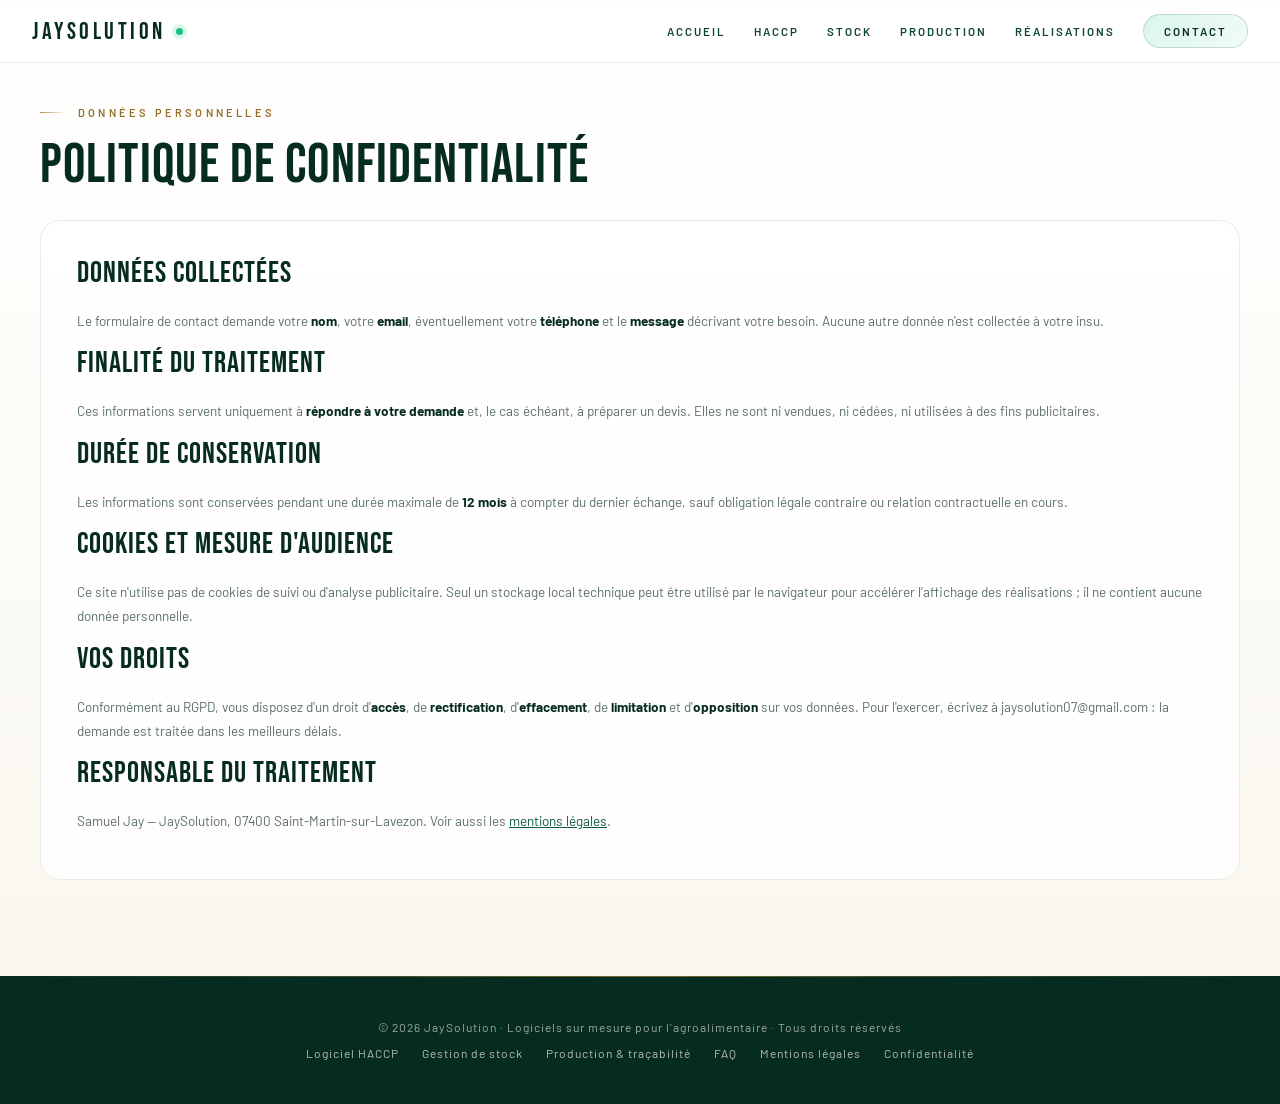
<file: confidentialite/index.html>
<!DOCTYPE html>
<html lang="fr">
<head>
  <meta charset="UTF-8">
  <meta name="viewport" content="width=device-width, initial-scale=1.0">
  <title>Politique de confidentialité | JaySolution</title>
  <meta name="description" content="Politique de confidentialité de JaySolution : données collectées, finalité du traitement, durée de conservation, cookies et exercice de vos droits RGPD.">
  <meta name="author" content="Samuel Jay — JaySolution">
  <meta name="robots" content="index, follow, max-image-preview:large">
  <meta name="geo.region" content="FR-07">
  <meta name="geo.placename" content="Saint-Martin-sur-Lavezon">
  <link rel="canonical" href="https://www.jaysolution.fr/confidentialite/">
  <link rel="alternate" hreflang="fr" href="https://www.jaysolution.fr/confidentialite/">
  <!-- Open Graph -->
  <meta property="og:type" content="website">
  <meta property="og:site_name" content="JaySolution">
  <meta property="og:locale" content="fr_FR">
  <meta property="og:title" content="Politique de confidentialité — JaySolution">
  <meta property="og:description" content="Politique de confidentialité de JaySolution : données collectées via le formulaire de contact, finalité, durée de conservation, cookies et exercice de vos droits RGPD.">
  <meta property="og:url" content="https://www.jaysolution.fr/confidentialite/">
  <meta property="og:image" content="https://www.jaysolution.fr/og-image.jpg">
  <meta property="og:image:width" content="1200">
  <meta property="og:image:height" content="630">
  <meta property="og:image:type" content="image/jpeg">
  <meta property="og:image:alt" content="JaySolution — logiciels sur mesure pour l'agroalimentaire">
  <meta name="twitter:card" content="summary_large_image">
  <meta name="twitter:title" content="Politique de confidentialité — JaySolution">
  <meta name="twitter:description" content="Politique de confidentialité de JaySolution : données collectées via le formulaire de contact, finalité, durée de conservation, cookies et exercice de vos droits RGPD.">
  <meta name="twitter:image" content="https://www.jaysolution.fr/og-image.jpg">
  <link rel="icon" href="/favicon.ico" sizes="any">
  <link rel="icon" type="image/png" sizes="32x32" href="/assets/icon-32.png">
  <link rel="icon" type="image/png" sizes="192x192" href="/assets/icon-192.png">
  <link rel="icon" type="image/svg+xml" href="/assets/favicon.svg">
  <link rel="apple-touch-icon" href="/assets/apple-touch-icon.png">
  <link rel="manifest" href="/manifest.webmanifest">
  <meta name="theme-color" content="#19c37d">
  <meta name="apple-mobile-web-app-capable" content="yes">
  <meta name="apple-mobile-web-app-status-bar-style" content="black-translucent">
  <meta name="apple-mobile-web-app-title" content="JaySolution">
  <link rel="dns-prefetch" href="https://script.google.com">
  <link rel="preconnect" href="https://script.google.com">
  <link rel="preconnect" href="https://fonts.googleapis.com">
  <link rel="preconnect" href="https://fonts.gstatic.com" crossorigin>
  <link href="https://fonts.googleapis.com/css2?family=Bebas+Neue&family=Barlow:wght@300;400;500;600&display=swap" rel="stylesheet">
  <link rel="stylesheet" href="/assets/style.css">
  <script type="application/ld+json">
{
  "@context": "https://schema.org",
  "@graph": [
    {
      "@type": "WebPage",
      "@id": "https://www.jaysolution.fr/confidentialite/#webpage",
      "url": "https://www.jaysolution.fr/confidentialite/",
      "name": "Politique de confidentialité | JaySolution",
      "inLanguage": "fr-FR",
      "isPartOf": {
        "@id": "https://www.jaysolution.fr/#website"
      },
      "about": {
        "@id": "https://www.jaysolution.fr/#org"
      }
    }
  ]
}
  </script>
</head>
<body>
<header class="site-nav">
  <a href="/" class="nav-brand">JaySolution</a>
  <button class="nav-toggle" id="nav-toggle" aria-label="Ouvrir le menu" aria-expanded="false">
    <span></span><span></span><span></span>
  </button>
  <nav class="nav-links" id="nav-links" aria-label="Navigation principale">
    <a href="/">Accueil</a>
    <a href="/haccp/">HACCP</a>
    <a href="/stock/">Stock</a>
    <a href="/production-tracabilite/">Production</a>
    <a href="/#realisations">Réalisations</a>
    <a href="#" class="nav-contact" onclick="openForm();return false;">Contact</a>
  </nav>
</header>
<main>
<section class="legal-page">
  <div class="legal-section">
    <p class="section-label">Données personnelles</p>
    <h1 class="page-title">Politique de confidentialité</h1>
    <div class="legal-content active">
<h2>Données collectées</h2>
      <p>Le formulaire de contact demande votre <strong>nom</strong>, votre <strong>email</strong>, éventuellement votre <strong>téléphone</strong> et le <strong>message</strong> décrivant votre besoin. Aucune autre donnée n'est collectée à votre insu.</p>

      <h2>Finalité du traitement</h2>
      <p>Ces informations servent uniquement à <strong>répondre à votre demande</strong> et, le cas échéant, à préparer un devis. Elles ne sont ni vendues, ni cédées, ni utilisées à des fins publicitaires.</p>

      <h2>Durée de conservation</h2>
      <p>Les informations sont conservées pendant une durée maximale de <strong>12 mois</strong> à compter du dernier échange, sauf obligation légale contraire ou relation contractuelle en cours.</p>

      <h2>Cookies et mesure d'audience</h2>
      <p>Ce site n'utilise pas de cookies de suivi ou d'analyse publicitaire. Seul un stockage local technique peut être utilisé par le navigateur pour accélérer l'affichage des réalisations ; il ne contient aucune donnée personnelle.</p>

      <h2>Vos droits</h2>
      <p>Conformément au RGPD, vous disposez d'un droit d'<strong>accès</strong>, de <strong>rectification</strong>, d'<strong>effacement</strong>, de <strong>limitation</strong> et d'<strong>opposition</strong> sur vos données. Pour l'exercer, écrivez à jaysolution07@gmail.com : la demande est traitée dans les meilleurs délais.</p>

      <h2>Responsable du traitement</h2>
      <p>Samuel Jay — JaySolution, 07400 Saint-Martin-sur-Lavezon. Voir aussi les <a href="/mentions-legales/">mentions légales</a>.</p>
    </div>
  </div>
</section>
</main>
<footer>
  © 2026 JaySolution · Logiciels sur mesure pour l'agroalimentaire · Tous droits réservés
  <div class="footer-links">
    <a href="/haccp/">Logiciel HACCP</a>
    <a href="/stock/">Gestion de stock</a>
    <a href="/production-tracabilite/">Production &amp; traçabilité</a>
    <a href="/#faq">FAQ</a>
    <a href="/mentions-legales/">Mentions légales</a>
    <a href="/confidentialite/">Confidentialité</a>
  </div>
</footer>
<!-- MODAL -->
<div class="overlay" id="overlay" onclick="handleOverlayClick(event)">
  <div class="modal">
    <button class="close-btn" onclick="closeForm()">✕</button>
    <h3>Parlons de votre process</h3>
    <p class="modal-sub">Réponse sous 24h</p>

    <div class="form-group">
      <label>Nom</label>
      <input id="name" placeholder="Jean Dupont">
    </div>
    <div class="form-group">
      <label>Email</label>
      <input id="email" type="email" placeholder="jean@email.com">
    </div>
<div class="form-group">
  <label>Téléphone</label>
  <input id="phone" type="tel" placeholder="06 12 34 56 78" required>
</div>
    <div class="form-group">
      <label>Message</label>
      <textarea id="message" placeholder="Décrivez votre process : stock, HACCP, production, traçabilité…"></textarea>
    </div>

    <div class="modal-actions">
      <button class="btn btn-primary" onclick="sendForm()">Envoyer →</button>
      <button class="btn btn-outline" onclick="closeForm()">Annuler</button>
    </div>
  </div>
</div>

<div id="toast" class="toast"></div>
<script src="/assets/app.js"></script>
</body>
</html>
</file>
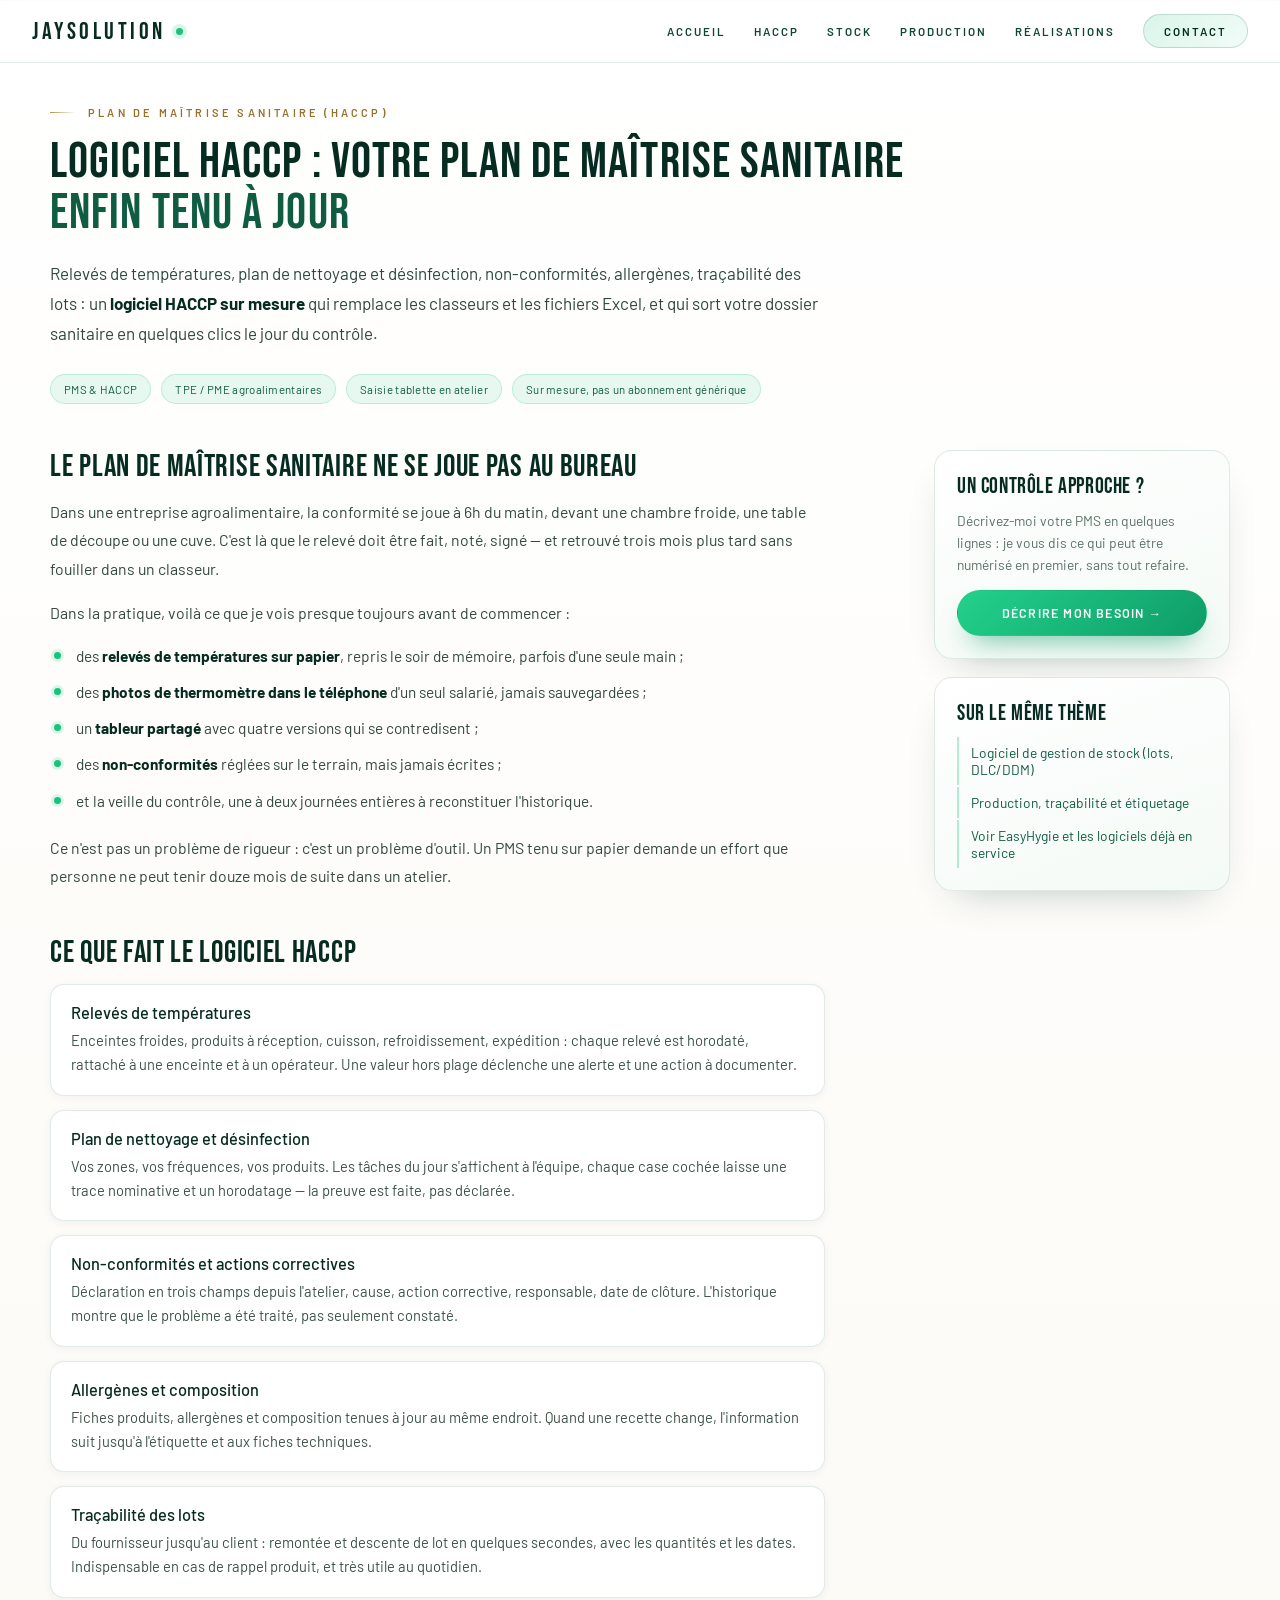
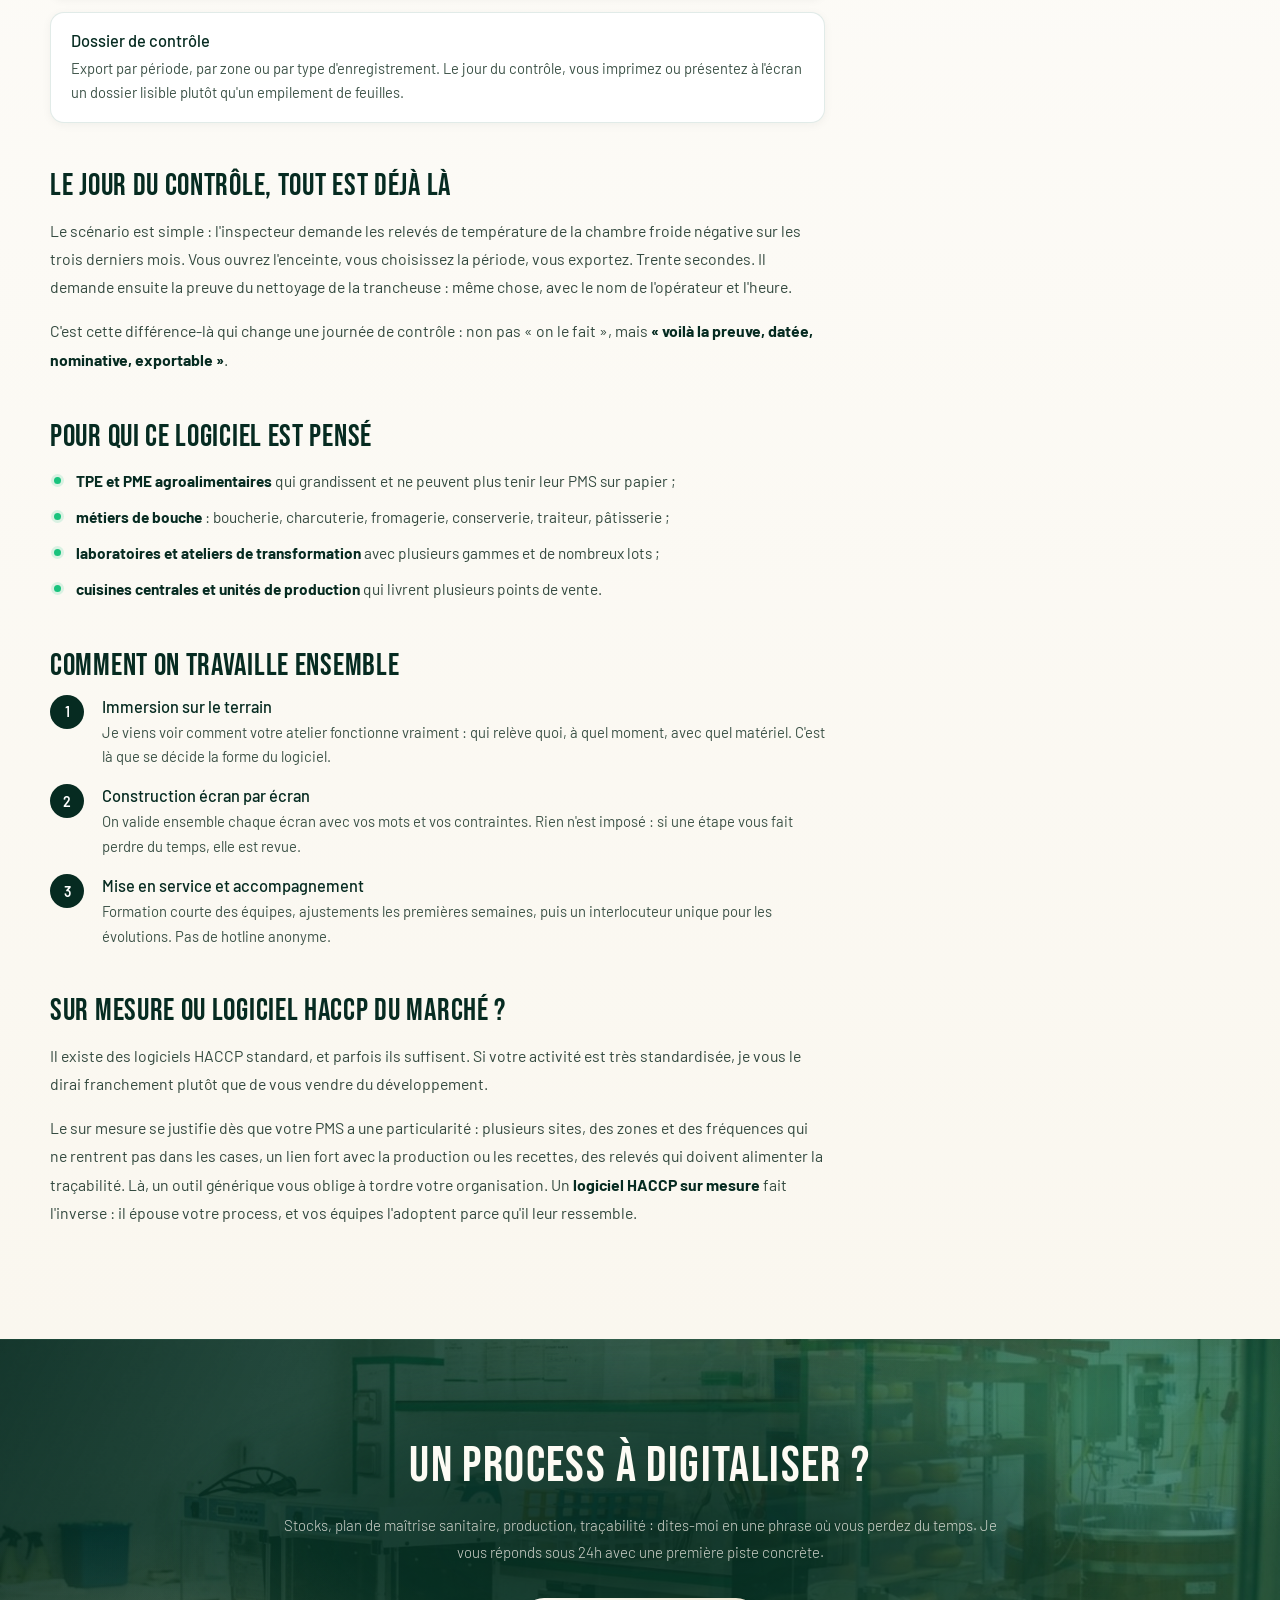
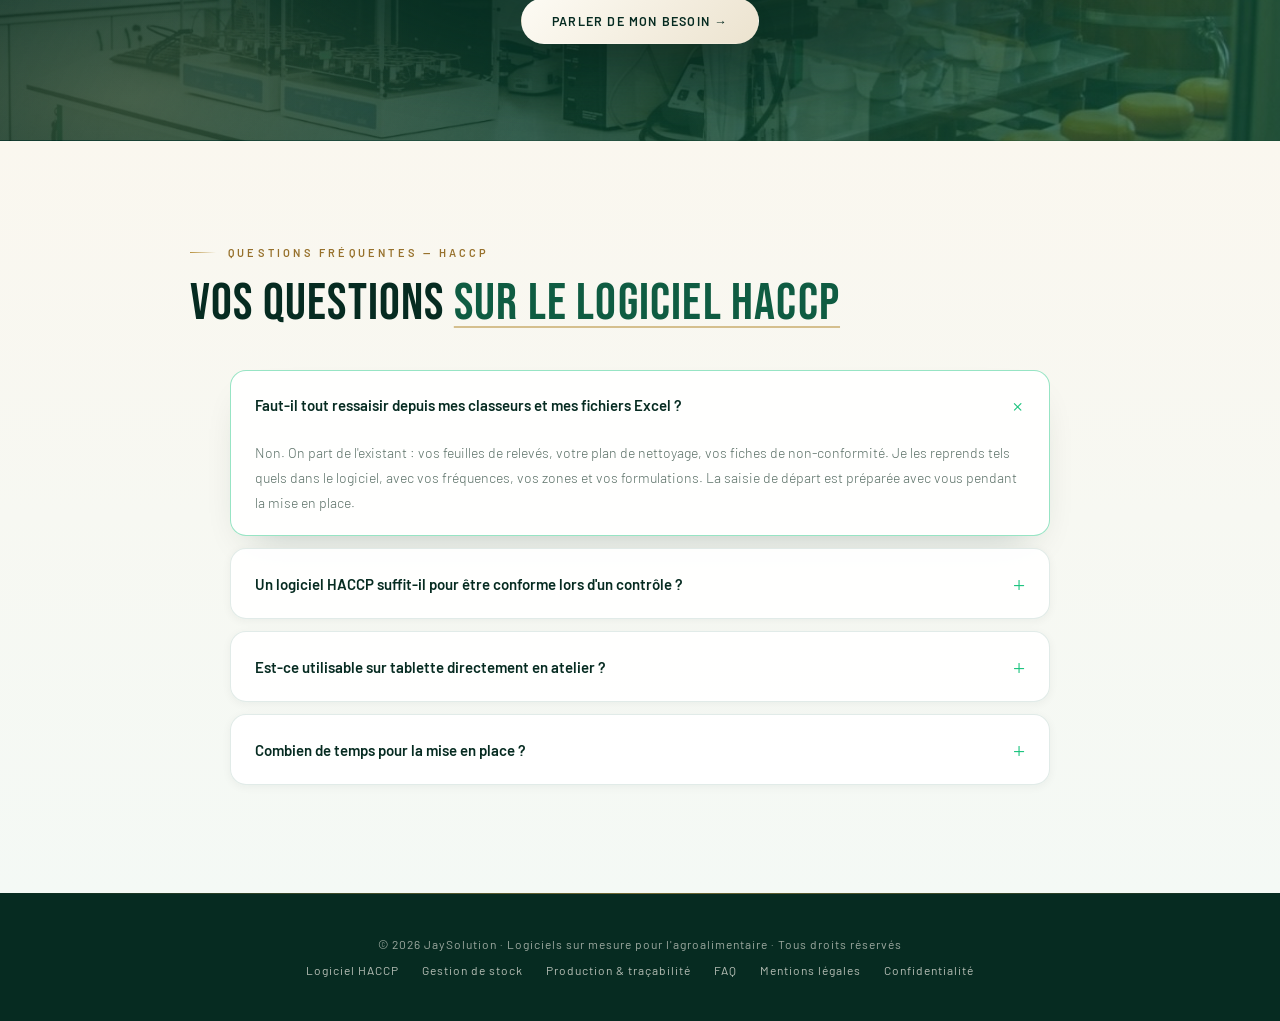
<file: haccp/index.html>
<!DOCTYPE html>
<html lang="fr">
<head>
  <meta charset="UTF-8">
  <meta name="viewport" content="width=device-width, initial-scale=1.0">
  <title>Logiciel HACCP sur mesure : plan de maîtrise sanitaire</title>
  <meta name="description" content="Logiciel HACCP sur mesure : relevés de températures, plan de nettoyage, non-conformités, allergènes. Votre PMS à jour, prêt pour le contrôle.">
  <meta name="author" content="Samuel Jay — JaySolution">
  <meta name="robots" content="index, follow, max-image-preview:large">
  <meta name="geo.region" content="FR-07">
  <meta name="geo.placename" content="Saint-Martin-sur-Lavezon">
  <link rel="canonical" href="https://www.jaysolution.fr/haccp/">
  <link rel="alternate" hreflang="fr" href="https://www.jaysolution.fr/haccp/">
  <!-- Open Graph -->
  <meta property="og:type" content="website">
  <meta property="og:site_name" content="JaySolution">
  <meta property="og:locale" content="fr_FR">
  <meta property="og:title" content="Logiciel HACCP sur mesure — JaySolution">
  <meta property="og:description" content="Relevés de températures, nettoyage et désinfection, non-conformités, allergènes : un logiciel HACCP sur mesure qui sort votre dossier sanitaire en quelques clics.">
  <meta property="og:url" content="https://www.jaysolution.fr/haccp/">
  <meta property="og:image" content="https://www.jaysolution.fr/og-image.jpg">
  <meta property="og:image:width" content="1200">
  <meta property="og:image:height" content="630">
  <meta property="og:image:type" content="image/jpeg">
  <meta property="og:image:alt" content="JaySolution — logiciels sur mesure pour l'agroalimentaire">
  <meta name="twitter:card" content="summary_large_image">
  <meta name="twitter:title" content="Logiciel HACCP sur mesure — JaySolution">
  <meta name="twitter:description" content="Relevés de températures, nettoyage et désinfection, non-conformités, allergènes : un logiciel HACCP sur mesure qui sort votre dossier sanitaire en quelques clics.">
  <meta name="twitter:image" content="https://www.jaysolution.fr/og-image.jpg">
  <link rel="icon" href="/favicon.ico" sizes="any">
  <link rel="icon" type="image/png" sizes="32x32" href="/assets/icon-32.png">
  <link rel="icon" type="image/png" sizes="192x192" href="/assets/icon-192.png">
  <link rel="icon" type="image/svg+xml" href="/assets/favicon.svg">
  <link rel="apple-touch-icon" href="/assets/apple-touch-icon.png">
  <link rel="manifest" href="/manifest.webmanifest">
  <meta name="theme-color" content="#19c37d">
  <meta name="apple-mobile-web-app-capable" content="yes">
  <meta name="apple-mobile-web-app-status-bar-style" content="black-translucent">
  <meta name="apple-mobile-web-app-title" content="JaySolution">
  <link rel="dns-prefetch" href="https://script.google.com">
  <link rel="preconnect" href="https://script.google.com">
  <link rel="preconnect" href="https://fonts.googleapis.com">
  <link rel="preconnect" href="https://fonts.gstatic.com" crossorigin>
  <link href="https://fonts.googleapis.com/css2?family=Bebas+Neue&family=Barlow:wght@300;400;500;600&display=swap" rel="stylesheet">
  <link rel="stylesheet" href="/assets/style.css">
  <script type="application/ld+json">
{
  "@context": "https://schema.org",
  "@graph": [
    {
      "@type": "Service",
      "@id": "https://www.jaysolution.fr/haccp/#haccp",
      "name": "Logiciel HACCP et plan de maîtrise sanitaire sur mesure",
      "serviceType": "Développement de logiciel HACCP / PMS pour l'agroalimentaire",
      "description": "Logiciel sur mesure pour tenir le plan de maîtrise sanitaire : relevés de températures, plan de nettoyage et désinfection, non-conformités, allergènes, traçabilité des lots et export du dossier de contrôle.",
      "url": "https://www.jaysolution.fr/haccp/",
      "provider": {
        "@type": "ProfessionalService",
        "@id": "https://www.jaysolution.fr/#org",
        "name": "JaySolution",
        "url": "https://www.jaysolution.fr/"
      },
      "areaServed": {
        "@type": "Country",
        "name": "France"
      }
    },
    {
      "@type": "FAQPage",
      "mainEntity": [
        {
          "@type": "Question",
          "name": "Faut-il tout ressaisir depuis mes classeurs et mes fichiers Excel ?",
          "acceptedAnswer": {
            "@type": "Answer",
            "text": "Non. On part de l'existant : vos feuilles de relevés, votre plan de nettoyage, vos fiches de non-conformité. Je les reprends tels quels dans le logiciel, avec vos fréquences, vos zones et vos formulations. La saisie de départ est préparée avec vous pendant la mise en place."
          }
        },
        {
          "@type": "Question",
          "name": "Un logiciel HACCP suffit-il pour être conforme lors d'un contrôle ?",
          "acceptedAnswer": {
            "@type": "Answer",
            "text": "Non, et c'est important de le dire : la conformité vient de ce que vous enregistrez et de la façon dont vous appliquez votre PMS. Le logiciel ne fait pas le travail à votre place, il le rend traçable, horodaté et présentable. C'est exactement ce que l'inspecteur regarde : la preuve que le contrôle a été fait, par qui, et ce que vous avez décidé quand ça ne l'était pas."
          }
        },
        {
          "@type": "Question",
          "name": "Est-ce utilisable sur tablette directement en atelier ?",
          "acceptedAnswer": {
            "@type": "Answer",
            "text": "Oui, c'est même le point de départ. Les écrans sont pensés pour une saisie rapide avec les doigts, parfois avec des gants : gros boutons, peu de champs, pas de menu caché. Le gérant consulte les mêmes données depuis son bureau."
          }
        },
        {
          "@type": "Question",
          "name": "Combien de temps pour la mise en place ?",
          "acceptedAnswer": {
            "@type": "Answer",
            "text": "Cela dépend du périmètre : un PMS simple pour un atelier de transformation n'a rien à voir avec un site multi-zones. Le délai est précisé dans le devis, après l'immersion sur le terrain. Réponse à votre demande sous 24h."
          }
        }
      ],
      "@id": "https://www.jaysolution.fr/haccp/#faq"
    }
  ]
}
  </script>
</head>
<body>
<header class="site-nav">
  <a href="/" class="nav-brand">JaySolution</a>
  <button class="nav-toggle" id="nav-toggle" aria-label="Ouvrir le menu" aria-expanded="false">
    <span></span><span></span><span></span>
  </button>
  <nav class="nav-links" id="nav-links" aria-label="Navigation principale">
    <a href="/">Accueil</a>
    <a href="/haccp/" class="active">HACCP</a>
    <a href="/stock/">Stock</a>
    <a href="/production-tracabilite/">Production</a>
    <a href="/#realisations">Réalisations</a>
    <a href="#" class="nav-contact" onclick="openForm();return false;">Contact</a>
  </nav>
</header>
<main>
<section id="haccp" class="service-section">
  <div class="service-head reveal">
    <p class="section-label">Plan de maîtrise sanitaire (HACCP)</p>
    <h1 class="page-title">Logiciel HACCP : votre plan de maîtrise sanitaire <em>enfin tenu à jour</em></h1>
    <p class="page-lead">Relevés de températures, plan de nettoyage et désinfection, non-conformités, allergènes, traçabilité des lots : un <strong>logiciel HACCP sur mesure</strong> qui remplace les classeurs et les fichiers Excel, et qui sort votre dossier sanitaire en quelques clics le jour du contrôle.</p>
    <div class="page-meta">
      <span>PMS &amp; HACCP</span>
      <span>TPE / PME agroalimentaires</span>
      <span>Saisie tablette en atelier</span>
      <span>Sur mesure, pas un abonnement générique</span>
    </div>
  </div>
  <div class="page-grid">
    <article class="prose reveal">
      <h3>Le plan de maîtrise sanitaire ne se joue pas au bureau</h3>
      <p>Dans une entreprise agroalimentaire, la conformité se joue à 6h du matin, devant une chambre froide, une table de découpe ou une cuve. C'est là que le relevé doit être fait, noté, signé — et retrouvé trois mois plus tard sans fouiller dans un classeur.</p>
      <p>Dans la pratique, voilà ce que je vois presque toujours avant de commencer :</p>
      <ul>
        <li>des <strong>relevés de températures sur papier</strong>, repris le soir de mémoire, parfois d'une seule main ;</li>
        <li>des <strong>photos de thermomètre dans le téléphone</strong> d'un seul salarié, jamais sauvegardées ;</li>
        <li>un <strong>tableur partagé</strong> avec quatre versions qui se contredisent ;</li>
        <li>des <strong>non-conformités</strong> réglées sur le terrain, mais jamais écrites ;</li>
        <li>et la veille du contrôle, une à deux journées entières à reconstituer l'historique.</li>
      </ul>
      <p>Ce n'est pas un problème de rigueur : c'est un problème d'outil. Un PMS tenu sur papier demande un effort que personne ne peut tenir douze mois de suite dans un atelier.</p>

      <h3>Ce que fait le logiciel HACCP</h3>
      <div class="feature-list">
        <div class="feature-item">
          <h3>Relevés de températures</h3>
          <p>Enceintes froides, produits à réception, cuisson, refroidissement, expédition : chaque relevé est horodaté, rattaché à une enceinte et à un opérateur. Une valeur hors plage déclenche une alerte et une action à documenter.</p>
        </div>
        <div class="feature-item">
          <h3>Plan de nettoyage et désinfection</h3>
          <p>Vos zones, vos fréquences, vos produits. Les tâches du jour s'affichent à l'équipe, chaque case cochée laisse une trace nominative et un horodatage — la preuve est faite, pas déclarée.</p>
        </div>
        <div class="feature-item">
          <h3>Non-conformités et actions correctives</h3>
          <p>Déclaration en trois champs depuis l'atelier, cause, action corrective, responsable, date de clôture. L'historique montre que le problème a été traité, pas seulement constaté.</p>
        </div>
        <div class="feature-item">
          <h3>Allergènes et composition</h3>
          <p>Fiches produits, allergènes et composition tenues à jour au même endroit. Quand une recette change, l'information suit jusqu'à l'étiquette et aux fiches techniques.</p>
        </div>
        <div class="feature-item">
          <h3>Traçabilité des lots</h3>
          <p>Du fournisseur jusqu'au client : remontée et descente de lot en quelques secondes, avec les quantités et les dates. Indispensable en cas de rappel produit, et très utile au quotidien.</p>
        </div>
        <div class="feature-item">
          <h3>Dossier de contrôle</h3>
          <p>Export par période, par zone ou par type d'enregistrement. Le jour du contrôle, vous imprimez ou présentez à l'écran un dossier lisible plutôt qu'un empilement de feuilles.</p>
        </div>
      </div>

      <h3>Le jour du contrôle, tout est déjà là</h3>
      <p>Le scénario est simple : l'inspecteur demande les relevés de température de la chambre froide négative sur les trois derniers mois. Vous ouvrez l'enceinte, vous choisissez la période, vous exportez. Trente secondes. Il demande ensuite la preuve du nettoyage de la trancheuse : même chose, avec le nom de l'opérateur et l'heure.</p>
      <p>C'est cette différence-là qui change une journée de contrôle : non pas « on le fait », mais <strong>« voilà la preuve, datée, nominative, exportable »</strong>.</p>

      <h3>Pour qui ce logiciel est pensé</h3>
      <ul>
        <li><strong>TPE et PME agroalimentaires</strong> qui grandissent et ne peuvent plus tenir leur PMS sur papier ;</li>
        <li><strong>métiers de bouche</strong> : boucherie, charcuterie, fromagerie, conserverie, traiteur, pâtisserie ;</li>
        <li><strong>laboratoires et ateliers de transformation</strong> avec plusieurs gammes et de nombreux lots ;</li>
        <li><strong>cuisines centrales et unités de production</strong> qui livrent plusieurs points de vente.</li>
      </ul>

      <h3>Comment on travaille ensemble</h3>
      <div class="steps">
        <div class="step">
          <h3>Immersion sur le terrain</h3>
          <p>Je viens voir comment votre atelier fonctionne vraiment : qui relève quoi, à quel moment, avec quel matériel. C'est là que se décide la forme du logiciel.</p>
        </div>
        <div class="step">
          <h3>Construction écran par écran</h3>
          <p>On valide ensemble chaque écran avec vos mots et vos contraintes. Rien n'est imposé : si une étape vous fait perdre du temps, elle est revue.</p>
        </div>
        <div class="step">
          <h3>Mise en service et accompagnement</h3>
          <p>Formation courte des équipes, ajustements les premières semaines, puis un interlocuteur unique pour les évolutions. Pas de hotline anonyme.</p>
        </div>
      </div>

      <h3>Sur mesure ou logiciel HACCP du marché ?</h3>
      <p>Il existe des logiciels HACCP standard, et parfois ils suffisent. Si votre activité est très standardisée, je vous le dirai franchement plutôt que de vous vendre du développement.</p>
      <p>Le sur mesure se justifie dès que votre PMS a une particularité : plusieurs sites, des zones et des fréquences qui ne rentrent pas dans les cases, un lien fort avec la production ou les recettes, des relevés qui doivent alimenter la traçabilité. Là, un outil générique vous oblige à tordre votre organisation. Un <strong>logiciel HACCP sur mesure</strong> fait l'inverse : il épouse votre process, et vos équipes l'adoptent parce qu'il leur ressemble.</p>
    </article>
    <aside class="aside">
      <div class="aside-card">
        <h3>Un contrôle approche ?</h3>
        <p>Décrivez-moi votre PMS en quelques lignes : je vous dis ce qui peut être numérisé en premier, sans tout refaire.</p>
        <button class="btn btn-primary" onclick="openForm()">Décrire mon besoin →</button>
      </div>
      <div class="aside-card">
        <h3>Sur le même thème</h3>
        <div class="aside-links">
          <a href="/stock/">Logiciel de gestion de stock (lots, DLC/DDM)</a>
          <a href="/production-tracabilite/">Production, traçabilité et étiquetage</a>
          <a href="/#realisations">Voir EasyHygie et les logiciels déjà en service</a>
        </div>
      </div>
    </aside>
  </div>
</section>

<section class="cta-band">
  <div class="cta-inner reveal">
    <h2>Un process à digitaliser ?</h2>
    <p>Stocks, plan de maîtrise sanitaire, production, traçabilité : dites-moi en une phrase où vous perdez du temps. Je vous réponds sous 24h avec une première piste concrète.</p>
    <button class="btn btn-primary" onclick="openForm()">Parler de mon besoin →</button>
  </div>
</section>

<section id="faq" class="faq-section">
  <div class="legal-section reveal">
    <p class="section-label">Questions fréquentes — HACCP</p>
    <h2 class="section-title">Vos questions <em>sur le logiciel HACCP</em></h2>
    <div class="faq-list">
<details open>
        <summary>Faut-il tout ressaisir depuis mes classeurs et mes fichiers Excel ?</summary>
        <p>Non. On part de l'existant : vos feuilles de relevés, votre plan de nettoyage, vos fiches de non-conformité. Je les reprends tels quels dans le logiciel, avec vos fréquences, vos zones et vos formulations. La saisie de départ est préparée avec vous pendant la mise en place.</p>
      </details>
<details>
        <summary>Un logiciel HACCP suffit-il pour être conforme lors d'un contrôle ?</summary>
        <p>Non, et c'est important de le dire : la conformité vient de ce que vous enregistrez et de la façon dont vous appliquez votre PMS. Le logiciel ne fait pas le travail à votre place, il le rend <strong>traçable, horodaté et présentable</strong>. C'est exactement ce que l'inspecteur regarde : la preuve que le contrôle a été fait, par qui, et ce que vous avez décidé quand ça ne l'était pas.</p>
      </details>
<details>
        <summary>Est-ce utilisable sur tablette directement en atelier ?</summary>
        <p>Oui, c'est même le point de départ. Les écrans sont pensés pour une <strong>saisie rapide avec les doigts</strong>, parfois avec des gants : gros boutons, peu de champs, pas de menu caché. Le gérant consulte les mêmes données depuis son bureau.</p>
      </details>
<details>
        <summary>Combien de temps pour la mise en place ?</summary>
        <p>Cela dépend du périmètre : un PMS simple pour un atelier de transformation n'a rien à voir avec un site multi-zones. Le délai est <strong>précisé dans le devis</strong>, après l'immersion sur le terrain. Réponse à votre demande sous 24h.</p>
      </details>
    </div>
  </div>
</section>
</main>
<footer>
  © 2026 JaySolution · Logiciels sur mesure pour l'agroalimentaire · Tous droits réservés
  <div class="footer-links">
    <a href="/haccp/">Logiciel HACCP</a>
    <a href="/stock/">Gestion de stock</a>
    <a href="/production-tracabilite/">Production &amp; traçabilité</a>
    <a href="/#faq">FAQ</a>
    <a href="/mentions-legales/">Mentions légales</a>
    <a href="/confidentialite/">Confidentialité</a>
  </div>
</footer>
<!-- MODAL -->
<div class="overlay" id="overlay" onclick="handleOverlayClick(event)">
  <div class="modal">
    <button class="close-btn" onclick="closeForm()">✕</button>
    <h3>Parlons de votre process</h3>
    <p class="modal-sub">Réponse sous 24h</p>

    <div class="form-group">
      <label>Nom</label>
      <input id="name" placeholder="Jean Dupont">
    </div>
    <div class="form-group">
      <label>Email</label>
      <input id="email" type="email" placeholder="jean@email.com">
    </div>
<div class="form-group">
  <label>Téléphone</label>
  <input id="phone" type="tel" placeholder="06 12 34 56 78" required>
</div>
    <div class="form-group">
      <label>Message</label>
      <textarea id="message" placeholder="Décrivez votre process : stock, HACCP, production, traçabilité…"></textarea>
    </div>

    <div class="modal-actions">
      <button class="btn btn-primary" onclick="sendForm()">Envoyer →</button>
      <button class="btn btn-outline" onclick="closeForm()">Annuler</button>
    </div>
  </div>
</div>

<div id="toast" class="toast"></div>
<script src="/assets/app.js"></script>
</body>
</html>
</file>
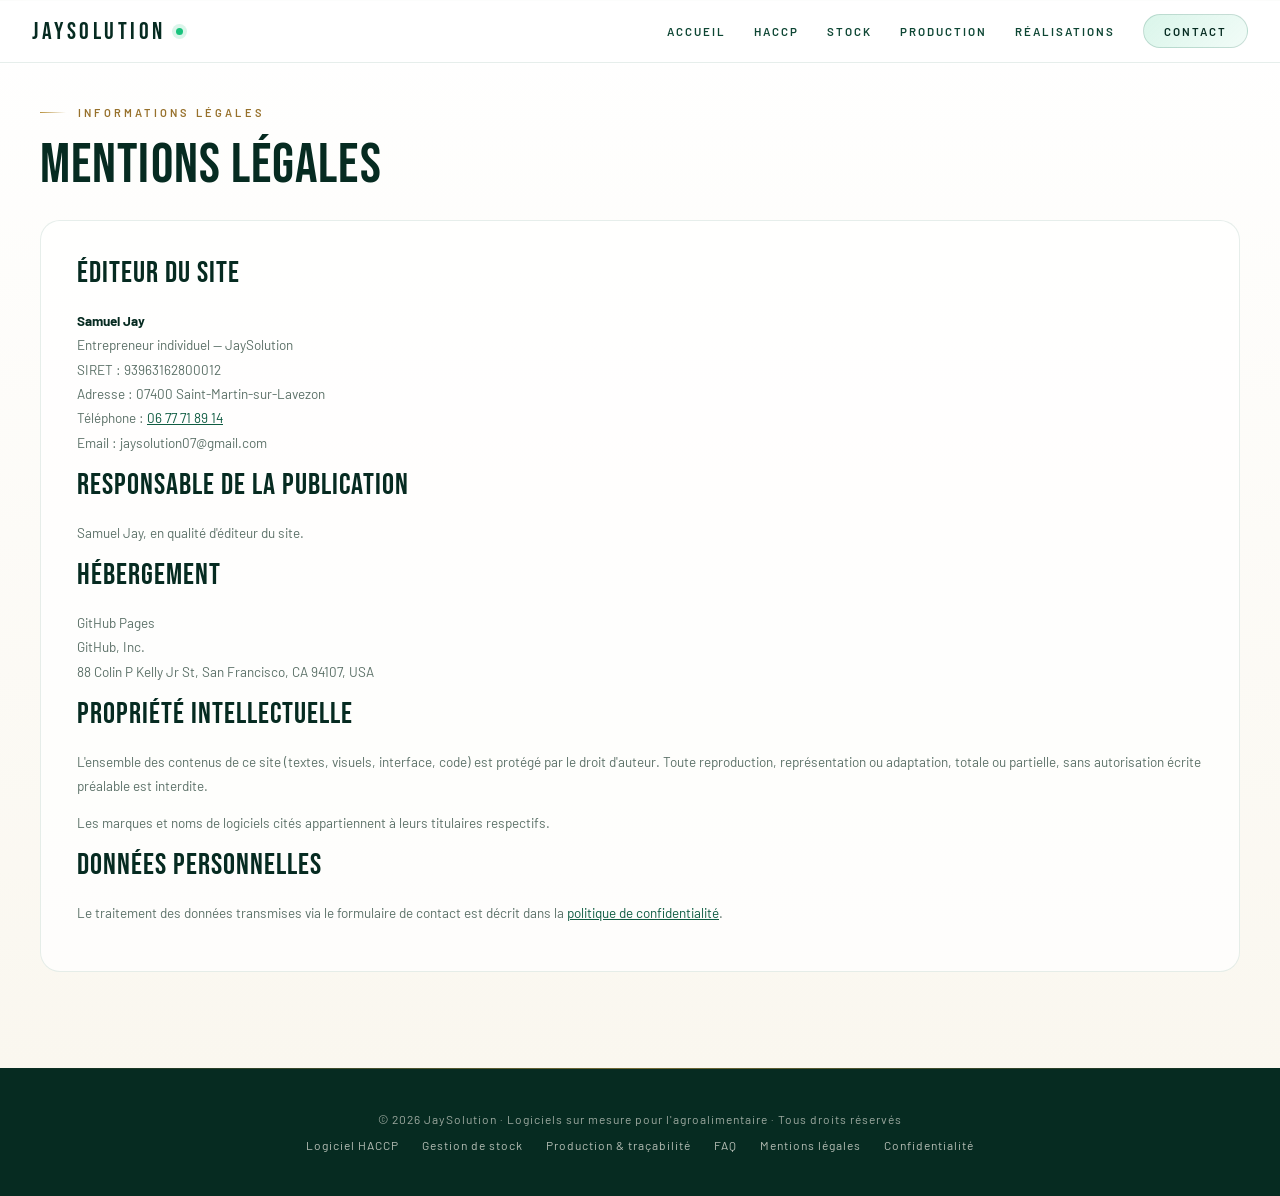
<file: mentions-legales/index.html>
<!DOCTYPE html>
<html lang="fr">
<head>
  <meta charset="UTF-8">
  <meta name="viewport" content="width=device-width, initial-scale=1.0">
  <title>Mentions légales | JaySolution</title>
  <meta name="description" content="Mentions légales de JaySolution : éditeur du site, responsable de la publication, hébergement, propriété intellectuelle et données personnelles.">
  <meta name="author" content="Samuel Jay — JaySolution">
  <meta name="robots" content="index, follow, max-image-preview:large">
  <meta name="geo.region" content="FR-07">
  <meta name="geo.placename" content="Saint-Martin-sur-Lavezon">
  <link rel="canonical" href="https://www.jaysolution.fr/mentions-legales/">
  <link rel="alternate" hreflang="fr" href="https://www.jaysolution.fr/mentions-legales/">
  <!-- Open Graph -->
  <meta property="og:type" content="website">
  <meta property="og:site_name" content="JaySolution">
  <meta property="og:locale" content="fr_FR">
  <meta property="og:title" content="Mentions légales — JaySolution">
  <meta property="og:description" content="Mentions légales de JaySolution : éditeur du site, responsable de la publication, hébergement, propriété intellectuelle et données personnelles.">
  <meta property="og:url" content="https://www.jaysolution.fr/mentions-legales/">
  <meta property="og:image" content="https://www.jaysolution.fr/og-image.jpg">
  <meta property="og:image:width" content="1200">
  <meta property="og:image:height" content="630">
  <meta property="og:image:type" content="image/jpeg">
  <meta property="og:image:alt" content="JaySolution — logiciels sur mesure pour l'agroalimentaire">
  <meta name="twitter:card" content="summary_large_image">
  <meta name="twitter:title" content="Mentions légales — JaySolution">
  <meta name="twitter:description" content="Mentions légales de JaySolution : éditeur du site, responsable de la publication, hébergement, propriété intellectuelle et données personnelles.">
  <meta name="twitter:image" content="https://www.jaysolution.fr/og-image.jpg">
  <link rel="icon" href="/favicon.ico" sizes="any">
  <link rel="icon" type="image/png" sizes="32x32" href="/assets/icon-32.png">
  <link rel="icon" type="image/png" sizes="192x192" href="/assets/icon-192.png">
  <link rel="icon" type="image/svg+xml" href="/assets/favicon.svg">
  <link rel="apple-touch-icon" href="/assets/apple-touch-icon.png">
  <link rel="manifest" href="/manifest.webmanifest">
  <meta name="theme-color" content="#19c37d">
  <meta name="apple-mobile-web-app-capable" content="yes">
  <meta name="apple-mobile-web-app-status-bar-style" content="black-translucent">
  <meta name="apple-mobile-web-app-title" content="JaySolution">
  <link rel="dns-prefetch" href="https://script.google.com">
  <link rel="preconnect" href="https://script.google.com">
  <link rel="preconnect" href="https://fonts.googleapis.com">
  <link rel="preconnect" href="https://fonts.gstatic.com" crossorigin>
  <link href="https://fonts.googleapis.com/css2?family=Bebas+Neue&family=Barlow:wght@300;400;500;600&display=swap" rel="stylesheet">
  <link rel="stylesheet" href="/assets/style.css">
  <script type="application/ld+json">
{
  "@context": "https://schema.org",
  "@graph": [
    {
      "@type": "WebPage",
      "@id": "https://www.jaysolution.fr/mentions-legales/#webpage",
      "url": "https://www.jaysolution.fr/mentions-legales/",
      "name": "Mentions légales | JaySolution",
      "inLanguage": "fr-FR",
      "isPartOf": {
        "@id": "https://www.jaysolution.fr/#website"
      },
      "about": {
        "@id": "https://www.jaysolution.fr/#org"
      }
    }
  ]
}
  </script>
</head>
<body>
<header class="site-nav">
  <a href="/" class="nav-brand">JaySolution</a>
  <button class="nav-toggle" id="nav-toggle" aria-label="Ouvrir le menu" aria-expanded="false">
    <span></span><span></span><span></span>
  </button>
  <nav class="nav-links" id="nav-links" aria-label="Navigation principale">
    <a href="/">Accueil</a>
    <a href="/haccp/">HACCP</a>
    <a href="/stock/">Stock</a>
    <a href="/production-tracabilite/">Production</a>
    <a href="/#realisations">Réalisations</a>
    <a href="#" class="nav-contact" onclick="openForm();return false;">Contact</a>
  </nav>
</header>
<main>
<section class="legal-page">
  <div class="legal-section">
    <p class="section-label">Informations légales</p>
    <h1 class="page-title">Mentions légales</h1>
    <div class="legal-content active">
<h2>Éditeur du site</h2>
      <p><strong>Samuel Jay</strong><br>
      Entrepreneur individuel — JaySolution<br>
      SIRET : 93963162800012<br>
      Adresse : 07400 Saint-Martin-sur-Lavezon<br>
      Téléphone : <a href="tel:0677718914">06 77 71 89 14</a><br>
      Email : jaysolution07@gmail.com</p>

      <h2>Responsable de la publication</h2>
      <p>Samuel Jay, en qualité d'éditeur du site.</p>

      <h2>Hébergement</h2>
      <p>GitHub Pages<br>
      GitHub, Inc.<br>
      88 Colin P Kelly Jr St, San Francisco, CA 94107, USA</p>

      <h2>Propriété intellectuelle</h2>
      <p>L'ensemble des contenus de ce site (textes, visuels, interface, code) est protégé par le droit d'auteur. Toute reproduction, représentation ou adaptation, totale ou partielle, sans autorisation écrite préalable est interdite.</p>
      <p>Les marques et noms de logiciels cités appartiennent à leurs titulaires respectifs.</p>

      <h2>Données personnelles</h2>
      <p>Le traitement des données transmises via le formulaire de contact est décrit dans la <a href="/confidentialite/">politique de confidentialité</a>.</p>
    </div>
  </div>
</section>
</main>
<footer>
  © 2026 JaySolution · Logiciels sur mesure pour l'agroalimentaire · Tous droits réservés
  <div class="footer-links">
    <a href="/haccp/">Logiciel HACCP</a>
    <a href="/stock/">Gestion de stock</a>
    <a href="/production-tracabilite/">Production &amp; traçabilité</a>
    <a href="/#faq">FAQ</a>
    <a href="/mentions-legales/">Mentions légales</a>
    <a href="/confidentialite/">Confidentialité</a>
  </div>
</footer>
<!-- MODAL -->
<div class="overlay" id="overlay" onclick="handleOverlayClick(event)">
  <div class="modal">
    <button class="close-btn" onclick="closeForm()">✕</button>
    <h3>Parlons de votre process</h3>
    <p class="modal-sub">Réponse sous 24h</p>

    <div class="form-group">
      <label>Nom</label>
      <input id="name" placeholder="Jean Dupont">
    </div>
    <div class="form-group">
      <label>Email</label>
      <input id="email" type="email" placeholder="jean@email.com">
    </div>
<div class="form-group">
  <label>Téléphone</label>
  <input id="phone" type="tel" placeholder="06 12 34 56 78" required>
</div>
    <div class="form-group">
      <label>Message</label>
      <textarea id="message" placeholder="Décrivez votre process : stock, HACCP, production, traçabilité…"></textarea>
    </div>

    <div class="modal-actions">
      <button class="btn btn-primary" onclick="sendForm()">Envoyer →</button>
      <button class="btn btn-outline" onclick="closeForm()">Annuler</button>
    </div>
  </div>
</div>

<div id="toast" class="toast"></div>
<script src="/assets/app.js"></script>
</body>
</html>
</file>
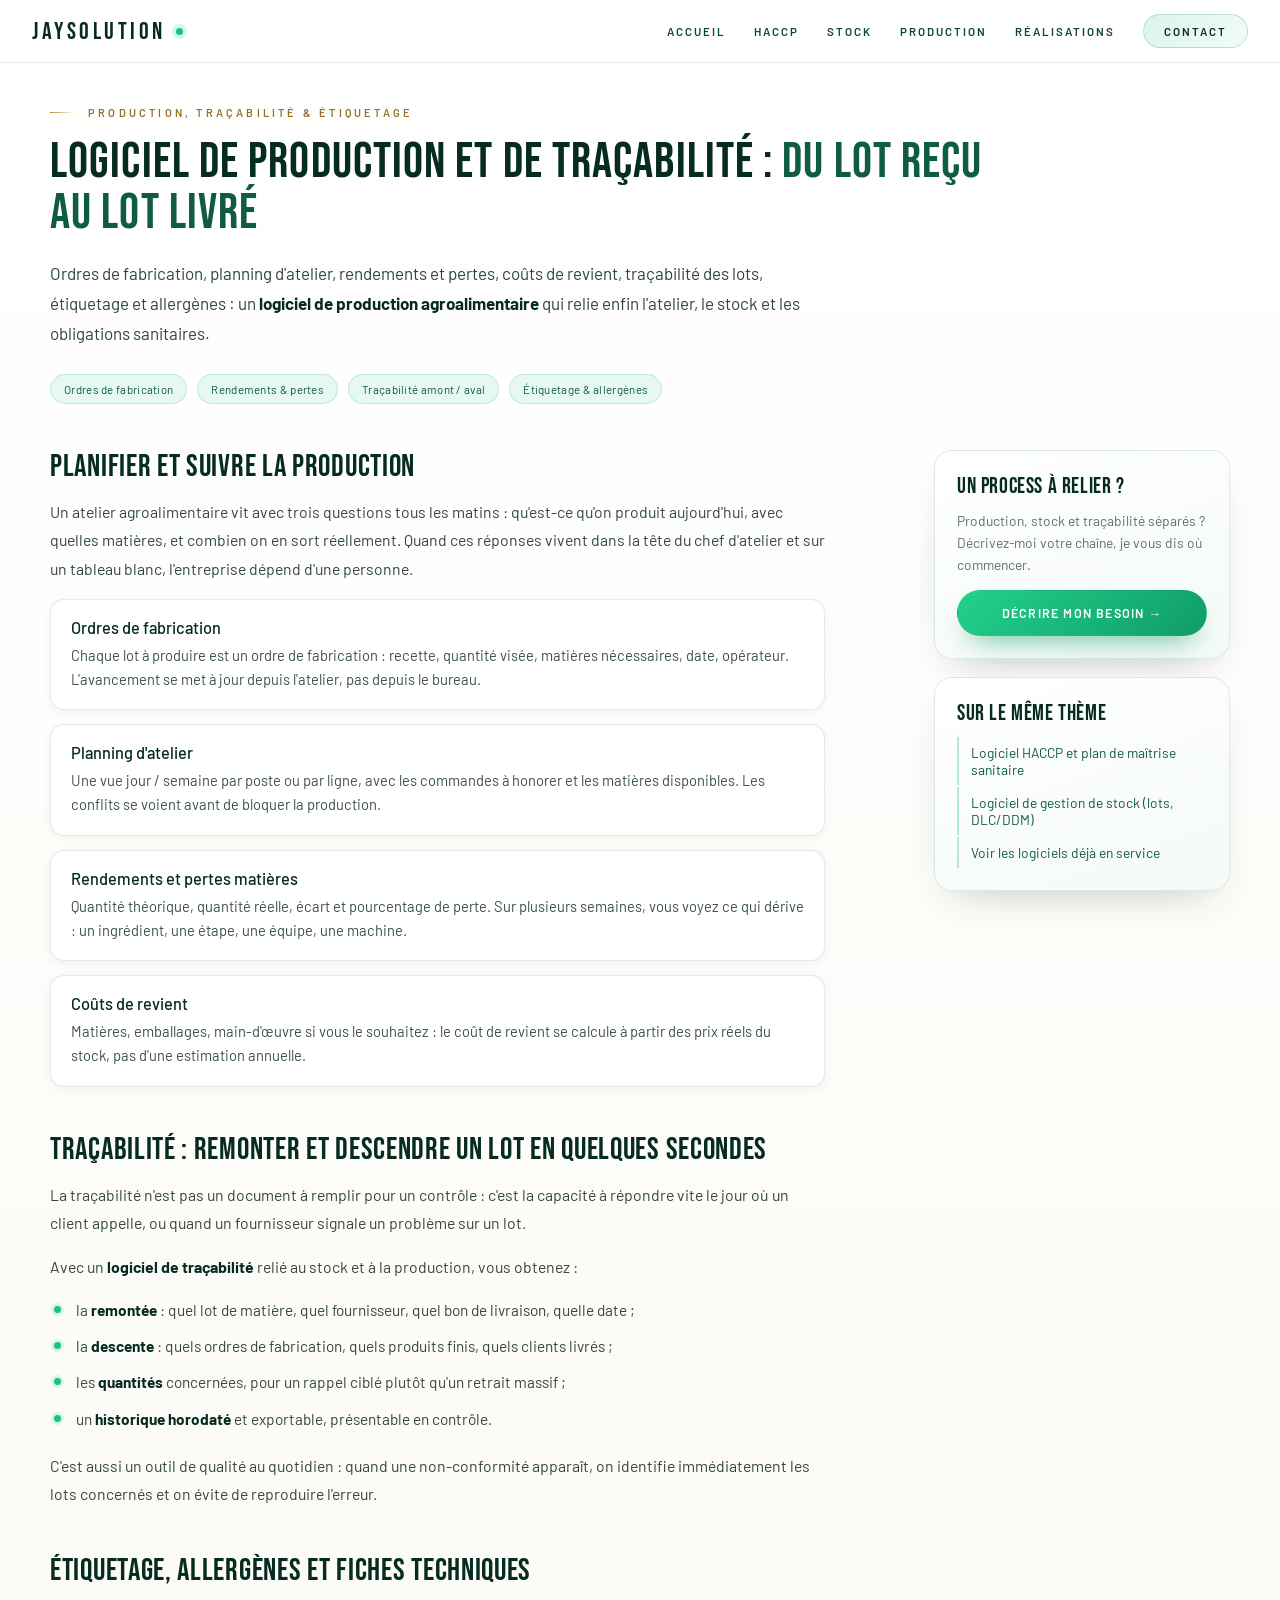
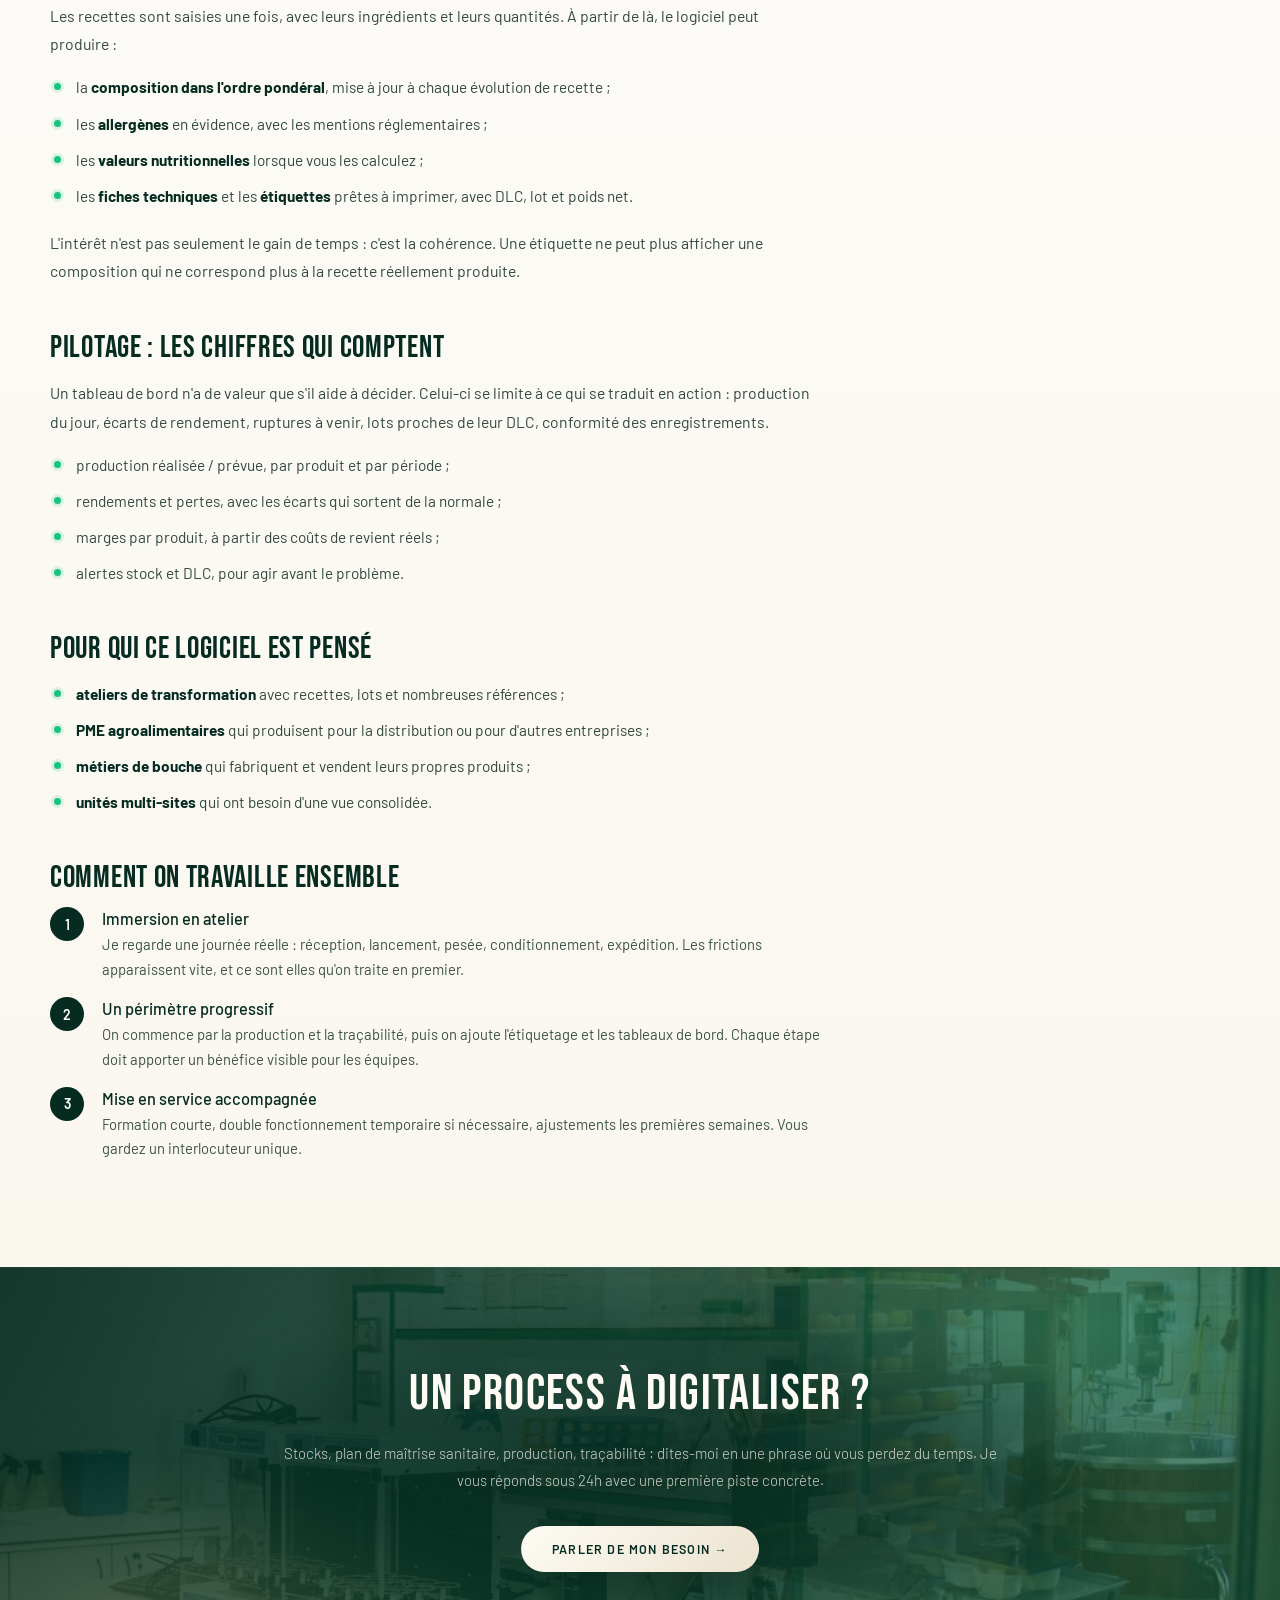
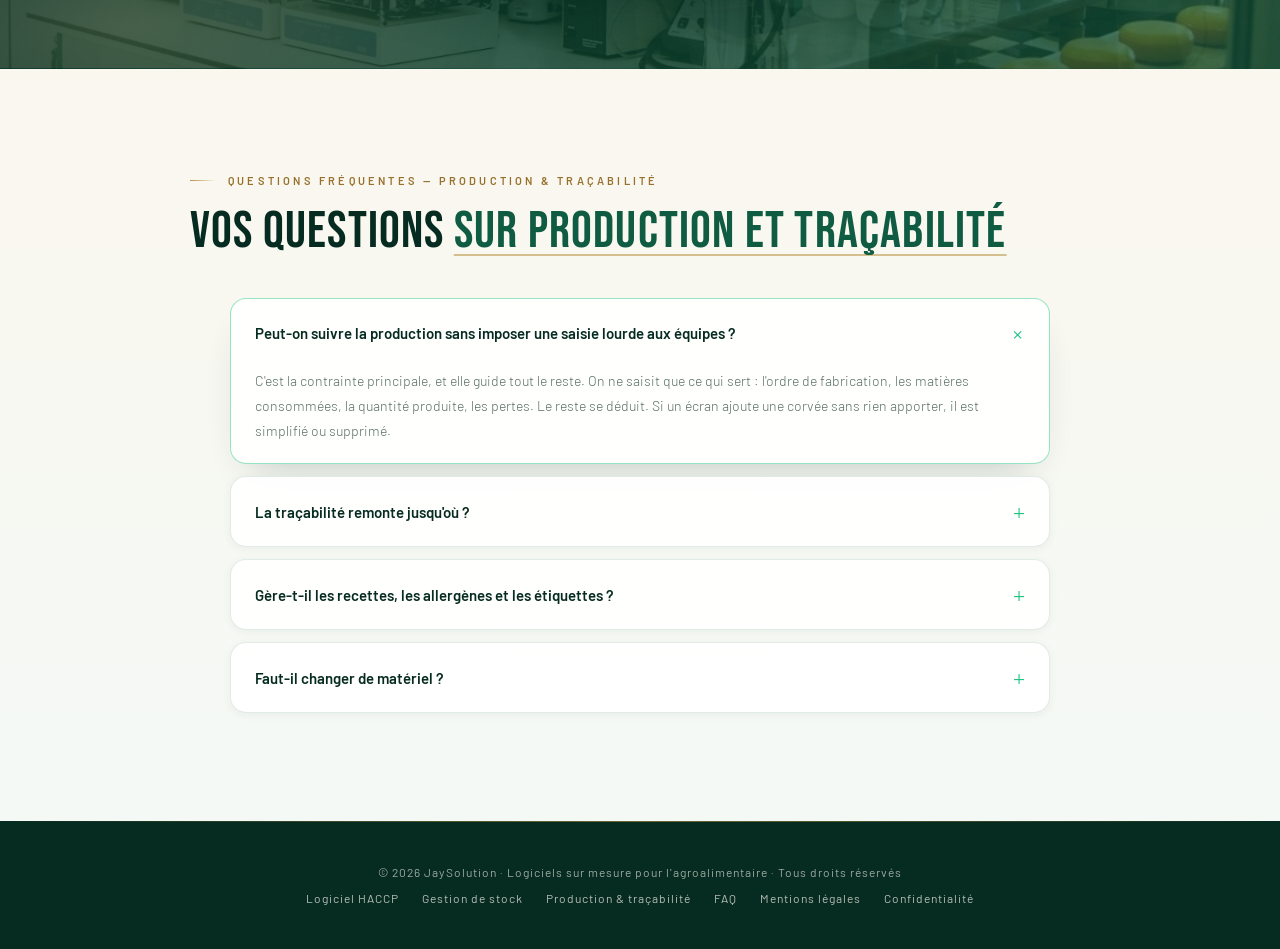
<file: production-tracabilite/index.html>
<!DOCTYPE html>
<html lang="fr">
<head>
  <meta charset="UTF-8">
  <meta name="viewport" content="width=device-width, initial-scale=1.0">
  <title>Logiciel de production et de traçabilité agroalimentaire</title>
  <meta name="description" content="Logiciel de production et traçabilité : ordres de fabrication, rendements et pertes, coûts de revient, traçabilité des lots, étiquetage et allergènes.">
  <meta name="author" content="Samuel Jay — JaySolution">
  <meta name="robots" content="index, follow, max-image-preview:large">
  <meta name="geo.region" content="FR-07">
  <meta name="geo.placename" content="Saint-Martin-sur-Lavezon">
  <link rel="canonical" href="https://www.jaysolution.fr/production-tracabilite/">
  <link rel="alternate" hreflang="fr" href="https://www.jaysolution.fr/production-tracabilite/">
  <!-- Open Graph -->
  <meta property="og:type" content="website">
  <meta property="og:site_name" content="JaySolution">
  <meta property="og:locale" content="fr_FR">
  <meta property="og:title" content="Logiciel de production et traçabilité — JaySolution">
  <meta property="og:description" content="Ordres de fabrication, rendements, coûts de revient, traçabilité amont/aval, étiquetage et allergènes : un logiciel qui relie atelier, stock et obligations sanitaires.">
  <meta property="og:url" content="https://www.jaysolution.fr/production-tracabilite/">
  <meta property="og:image" content="https://www.jaysolution.fr/og-image.jpg">
  <meta property="og:image:width" content="1200">
  <meta property="og:image:height" content="630">
  <meta property="og:image:type" content="image/jpeg">
  <meta property="og:image:alt" content="JaySolution — logiciels sur mesure pour l'agroalimentaire">
  <meta name="twitter:card" content="summary_large_image">
  <meta name="twitter:title" content="Logiciel de production et traçabilité — JaySolution">
  <meta name="twitter:description" content="Ordres de fabrication, rendements, coûts de revient, traçabilité amont/aval, étiquetage et allergènes : un logiciel qui relie atelier, stock et obligations sanitaires.">
  <meta name="twitter:image" content="https://www.jaysolution.fr/og-image.jpg">
  <link rel="icon" href="/favicon.ico" sizes="any">
  <link rel="icon" type="image/png" sizes="32x32" href="/assets/icon-32.png">
  <link rel="icon" type="image/png" sizes="192x192" href="/assets/icon-192.png">
  <link rel="icon" type="image/svg+xml" href="/assets/favicon.svg">
  <link rel="apple-touch-icon" href="/assets/apple-touch-icon.png">
  <link rel="manifest" href="/manifest.webmanifest">
  <meta name="theme-color" content="#19c37d">
  <meta name="apple-mobile-web-app-capable" content="yes">
  <meta name="apple-mobile-web-app-status-bar-style" content="black-translucent">
  <meta name="apple-mobile-web-app-title" content="JaySolution">
  <link rel="dns-prefetch" href="https://script.google.com">
  <link rel="preconnect" href="https://script.google.com">
  <link rel="preconnect" href="https://fonts.googleapis.com">
  <link rel="preconnect" href="https://fonts.gstatic.com" crossorigin>
  <link href="https://fonts.googleapis.com/css2?family=Bebas+Neue&family=Barlow:wght@300;400;500;600&display=swap" rel="stylesheet">
  <link rel="stylesheet" href="/assets/style.css">
  <script type="application/ld+json">
{
  "@context": "https://schema.org",
  "@graph": [
    {
      "@type": "Service",
      "@id": "https://www.jaysolution.fr/production-tracabilite/#prod",
      "name": "Logiciel de production, traçabilité et étiquetage sur mesure",
      "serviceType": "Développement de logiciel de production et de traçabilité agroalimentaire",
      "description": "Logiciel sur mesure pour piloter la production : ordres de fabrication, rendements et pertes, coûts de revient, traçabilité des lots, étiquetage et allergènes.",
      "url": "https://www.jaysolution.fr/production-tracabilite/",
      "provider": {
        "@type": "ProfessionalService",
        "@id": "https://www.jaysolution.fr/#org",
        "name": "JaySolution",
        "url": "https://www.jaysolution.fr/"
      },
      "areaServed": {
        "@type": "Country",
        "name": "France"
      }
    },
    {
      "@type": "FAQPage",
      "mainEntity": [
        {
          "@type": "Question",
          "name": "Peut-on suivre la production sans imposer une saisie lourde aux équipes ?",
          "acceptedAnswer": {
            "@type": "Answer",
            "text": "C'est la contrainte principale, et elle guide tout le reste. On ne saisit que ce qui sert : l'ordre de fabrication, les matières consommées, la quantité produite, les pertes. Le reste se déduit. Si un écran ajoute une corvée sans rien apporter, il est simplifié ou supprimé."
          }
        },
        {
          "@type": "Question",
          "name": "La traçabilité remonte jusqu'où ?",
          "acceptedAnswer": {
            "@type": "Answer",
            "text": "Jusqu'où vous en avez besoin : du fournisseur et du lot de matière jusqu'au client et au lot livré, en passant par l'ordre de fabrication et l'opérateur. Une recherche de lot donne l'amont et l'aval en quelques secondes."
          }
        },
        {
          "@type": "Question",
          "name": "Gère-t-il les recettes, les allergènes et les étiquettes ?",
          "acceptedAnswer": {
            "@type": "Answer",
            "text": "Oui. Les recettes contiennent les ingrédients et leurs quantités ; le logiciel en déduit la composition dans l'ordre pondéral, les allergènes et, si vous le souhaitez, les valeurs nutritionnelles. Les fiches techniques et les étiquettes sont générées à partir de ces données."
          }
        },
        {
          "@type": "Question",
          "name": "Faut-il changer de matériel ?",
          "acceptedAnswer": {
            "@type": "Answer",
            "text": "Non, dans la grande majorité des cas. Le logiciel fonctionne dans un navigateur : l'ordinateur du bureau, une tablette en atelier, un smartphone pour un contrôle. Une imprimante d'étiquettes existante peut généralement être réutilisée."
          }
        }
      ],
      "@id": "https://www.jaysolution.fr/production-tracabilite/#faq"
    }
  ]
}
  </script>
</head>
<body>
<header class="site-nav">
  <a href="/" class="nav-brand">JaySolution</a>
  <button class="nav-toggle" id="nav-toggle" aria-label="Ouvrir le menu" aria-expanded="false">
    <span></span><span></span><span></span>
  </button>
  <nav class="nav-links" id="nav-links" aria-label="Navigation principale">
    <a href="/">Accueil</a>
    <a href="/haccp/">HACCP</a>
    <a href="/stock/">Stock</a>
    <a href="/production-tracabilite/" class="active">Production</a>
    <a href="/#realisations">Réalisations</a>
    <a href="#" class="nav-contact" onclick="openForm();return false;">Contact</a>
  </nav>
</header>
<main>
<section id="production-tracabilite" class="service-section">
  <div class="service-head reveal">
    <p class="section-label">Production, traçabilité &amp; étiquetage</p>
    <h1 class="page-title">Logiciel de production et de traçabilité : <em>du lot reçu au lot livré</em></h1>
    <p class="page-lead">Ordres de fabrication, planning d'atelier, rendements et pertes, coûts de revient, traçabilité des lots, étiquetage et allergènes : un <strong>logiciel de production agroalimentaire</strong> qui relie enfin l'atelier, le stock et les obligations sanitaires.</p>
    <div class="page-meta">
      <span>Ordres de fabrication</span>
      <span>Rendements &amp; pertes</span>
      <span>Traçabilité amont / aval</span>
      <span>Étiquetage &amp; allergènes</span>
    </div>
  </div>
  <div class="page-grid">
    <article class="prose reveal">
      <h3 id="production">Planifier et suivre la production</h3>
      <p>Un atelier agroalimentaire vit avec trois questions tous les matins : qu'est-ce qu'on produit aujourd'hui, avec quelles matières, et combien on en sort réellement. Quand ces réponses vivent dans la tête du chef d'atelier et sur un tableau blanc, l'entreprise dépend d'une personne.</p>
      <div class="feature-list">
        <div class="feature-item">
          <h3>Ordres de fabrication</h3>
          <p>Chaque lot à produire est un ordre de fabrication : recette, quantité visée, matières nécessaires, date, opérateur. L'avancement se met à jour depuis l'atelier, pas depuis le bureau.</p>
        </div>
        <div class="feature-item">
          <h3>Planning d'atelier</h3>
          <p>Une vue jour / semaine par poste ou par ligne, avec les commandes à honorer et les matières disponibles. Les conflits se voient avant de bloquer la production.</p>
        </div>
        <div class="feature-item">
          <h3>Rendements et pertes matières</h3>
          <p>Quantité théorique, quantité réelle, écart et pourcentage de perte. Sur plusieurs semaines, vous voyez ce qui dérive : un ingrédient, une étape, une équipe, une machine.</p>
        </div>
        <div class="feature-item">
          <h3>Coûts de revient</h3>
          <p>Matières, emballages, main-d'œuvre si vous le souhaitez : le coût de revient se calcule à partir des prix réels du stock, pas d'une estimation annuelle.</p>
        </div>
      </div>

      <h3 id="tracabilite">Traçabilité : remonter et descendre un lot en quelques secondes</h3>
      <p>La traçabilité n'est pas un document à remplir pour un contrôle : c'est la capacité à répondre vite le jour où un client appelle, ou quand un fournisseur signale un problème sur un lot.</p>
      <p>Avec un <strong>logiciel de traçabilité</strong> relié au stock et à la production, vous obtenez :</p>
      <ul>
        <li>la <strong>remontée</strong> : quel lot de matière, quel fournisseur, quel bon de livraison, quelle date ;</li>
        <li>la <strong>descente</strong> : quels ordres de fabrication, quels produits finis, quels clients livrés ;</li>
        <li>les <strong>quantités</strong> concernées, pour un rappel ciblé plutôt qu'un retrait massif ;</li>
        <li>un <strong>historique horodaté</strong> et exportable, présentable en contrôle.</li>
      </ul>
      <p>C'est aussi un outil de qualité au quotidien : quand une non-conformité apparaît, on identifie immédiatement les lots concernés et on évite de reproduire l'erreur.</p>

      <h3 id="etiquetage">Étiquetage, allergènes et fiches techniques</h3>
      <p>Les recettes sont saisies une fois, avec leurs ingrédients et leurs quantités. À partir de là, le logiciel peut produire&nbsp;:</p>
      <ul>
        <li>la <strong>composition dans l'ordre pondéral</strong>, mise à jour à chaque évolution de recette ;</li>
        <li>les <strong>allergènes</strong> en évidence, avec les mentions réglementaires ;</li>
        <li>les <strong>valeurs nutritionnelles</strong> lorsque vous les calculez ;</li>
        <li>les <strong>fiches techniques</strong> et les <strong>étiquettes</strong> prêtes à imprimer, avec DLC, lot et poids net.</li>
      </ul>
      <p>L'intérêt n'est pas seulement le gain de temps : c'est la cohérence. Une étiquette ne peut plus afficher une composition qui ne correspond plus à la recette réellement produite.</p>

      <h3 id="pilotage">Pilotage : les chiffres qui comptent</h3>
      <p>Un tableau de bord n'a de valeur que s'il aide à décider. Celui-ci se limite à ce qui se traduit en action : production du jour, écarts de rendement, ruptures à venir, lots proches de leur DLC, conformité des enregistrements.</p>
      <ul>
        <li>production réalisée / prévue, par produit et par période ;</li>
        <li>rendements et pertes, avec les écarts qui sortent de la normale ;</li>
        <li>marges par produit, à partir des coûts de revient réels ;</li>
        <li>alertes stock et DLC, pour agir avant le problème.</li>
      </ul>

      <h3>Pour qui ce logiciel est pensé</h3>
      <ul>
        <li><strong>ateliers de transformation</strong> avec recettes, lots et nombreuses références ;</li>
        <li><strong>PME agroalimentaires</strong> qui produisent pour la distribution ou pour d'autres entreprises ;</li>
        <li><strong>métiers de bouche</strong> qui fabriquent et vendent leurs propres produits ;</li>
        <li><strong>unités multi-sites</strong> qui ont besoin d'une vue consolidée.</li>
      </ul>

      <h3>Comment on travaille ensemble</h3>
      <div class="steps">
        <div class="step">
          <h3>Immersion en atelier</h3>
          <p>Je regarde une journée réelle : réception, lancement, pesée, conditionnement, expédition. Les frictions apparaissent vite, et ce sont elles qu'on traite en premier.</p>
        </div>
        <div class="step">
          <h3>Un périmètre progressif</h3>
          <p>On commence par la production et la traçabilité, puis on ajoute l'étiquetage et les tableaux de bord. Chaque étape doit apporter un bénéfice visible pour les équipes.</p>
        </div>
        <div class="step">
          <h3>Mise en service accompagnée</h3>
          <p>Formation courte, double fonctionnement temporaire si nécessaire, ajustements les premières semaines. Vous gardez un interlocuteur unique.</p>
        </div>
      </div>
    </article>
    <aside class="aside">
      <div class="aside-card">
        <h3>Un process à relier ?</h3>
        <p>Production, stock et traçabilité séparés ? Décrivez-moi votre chaîne, je vous dis où commencer.</p>
        <button class="btn btn-primary" onclick="openForm()">Décrire mon besoin →</button>
      </div>
      <div class="aside-card">
        <h3>Sur le même thème</h3>
        <div class="aside-links">
          <a href="/haccp/">Logiciel HACCP et plan de maîtrise sanitaire</a>
          <a href="/stock/">Logiciel de gestion de stock (lots, DLC/DDM)</a>
          <a href="/#realisations">Voir les logiciels déjà en service</a>
        </div>
      </div>
    </aside>
  </div>
</section>

<section class="cta-band">
  <div class="cta-inner reveal">
    <h2>Un process à digitaliser ?</h2>
    <p>Stocks, plan de maîtrise sanitaire, production, traçabilité : dites-moi en une phrase où vous perdez du temps. Je vous réponds sous 24h avec une première piste concrète.</p>
    <button class="btn btn-primary" onclick="openForm()">Parler de mon besoin →</button>
  </div>
</section>

<section id="faq" class="faq-section">
  <div class="legal-section reveal">
    <p class="section-label">Questions fréquentes — production & traçabilité</p>
    <h2 class="section-title">Vos questions <em>sur production et traçabilité</em></h2>
    <div class="faq-list">
<details open>
        <summary>Peut-on suivre la production sans imposer une saisie lourde aux équipes ?</summary>
        <p>C'est la contrainte principale, et elle guide tout le reste. On ne saisit que ce qui sert : l'ordre de fabrication, les matières consommées, la quantité produite, les pertes. Le reste se déduit. Si un écran ajoute une corvée sans rien apporter, il est simplifié ou supprimé.</p>
      </details>
<details>
        <summary>La traçabilité remonte jusqu'où ?</summary>
        <p>Jusqu'où vous en avez besoin : du <strong>fournisseur et du lot de matière</strong> jusqu'au <strong>client et au lot livré</strong>, en passant par l'ordre de fabrication et l'opérateur. Une recherche de lot donne l'amont et l'aval en quelques secondes.</p>
      </details>
<details>
        <summary>Gère-t-il les recettes, les allergènes et les étiquettes ?</summary>
        <p>Oui. Les recettes contiennent les ingrédients et leurs quantités ; le logiciel en déduit la composition dans l'ordre pondéral, les allergènes et, si vous le souhaitez, les valeurs nutritionnelles. Les fiches techniques et les étiquettes sont générées à partir de ces données.</p>
      </details>
<details>
        <summary>Faut-il changer de matériel ?</summary>
        <p>Non, dans la grande majorité des cas. Le logiciel fonctionne dans un navigateur : l'ordinateur du bureau, une tablette en atelier, un smartphone pour un contrôle. Une imprimante d'étiquettes existante peut généralement être réutilisée.</p>
      </details>
    </div>
  </div>
</section>
</main>
<footer>
  © 2026 JaySolution · Logiciels sur mesure pour l'agroalimentaire · Tous droits réservés
  <div class="footer-links">
    <a href="/haccp/">Logiciel HACCP</a>
    <a href="/stock/">Gestion de stock</a>
    <a href="/production-tracabilite/">Production &amp; traçabilité</a>
    <a href="/#faq">FAQ</a>
    <a href="/mentions-legales/">Mentions légales</a>
    <a href="/confidentialite/">Confidentialité</a>
  </div>
</footer>
<!-- MODAL -->
<div class="overlay" id="overlay" onclick="handleOverlayClick(event)">
  <div class="modal">
    <button class="close-btn" onclick="closeForm()">✕</button>
    <h3>Parlons de votre process</h3>
    <p class="modal-sub">Réponse sous 24h</p>

    <div class="form-group">
      <label>Nom</label>
      <input id="name" placeholder="Jean Dupont">
    </div>
    <div class="form-group">
      <label>Email</label>
      <input id="email" type="email" placeholder="jean@email.com">
    </div>
<div class="form-group">
  <label>Téléphone</label>
  <input id="phone" type="tel" placeholder="06 12 34 56 78" required>
</div>
    <div class="form-group">
      <label>Message</label>
      <textarea id="message" placeholder="Décrivez votre process : stock, HACCP, production, traçabilité…"></textarea>
    </div>

    <div class="modal-actions">
      <button class="btn btn-primary" onclick="sendForm()">Envoyer →</button>
      <button class="btn btn-outline" onclick="closeForm()">Annuler</button>
    </div>
  </div>
</div>

<div id="toast" class="toast"></div>
<script src="/assets/app.js"></script>
</body>
</html>
</file>
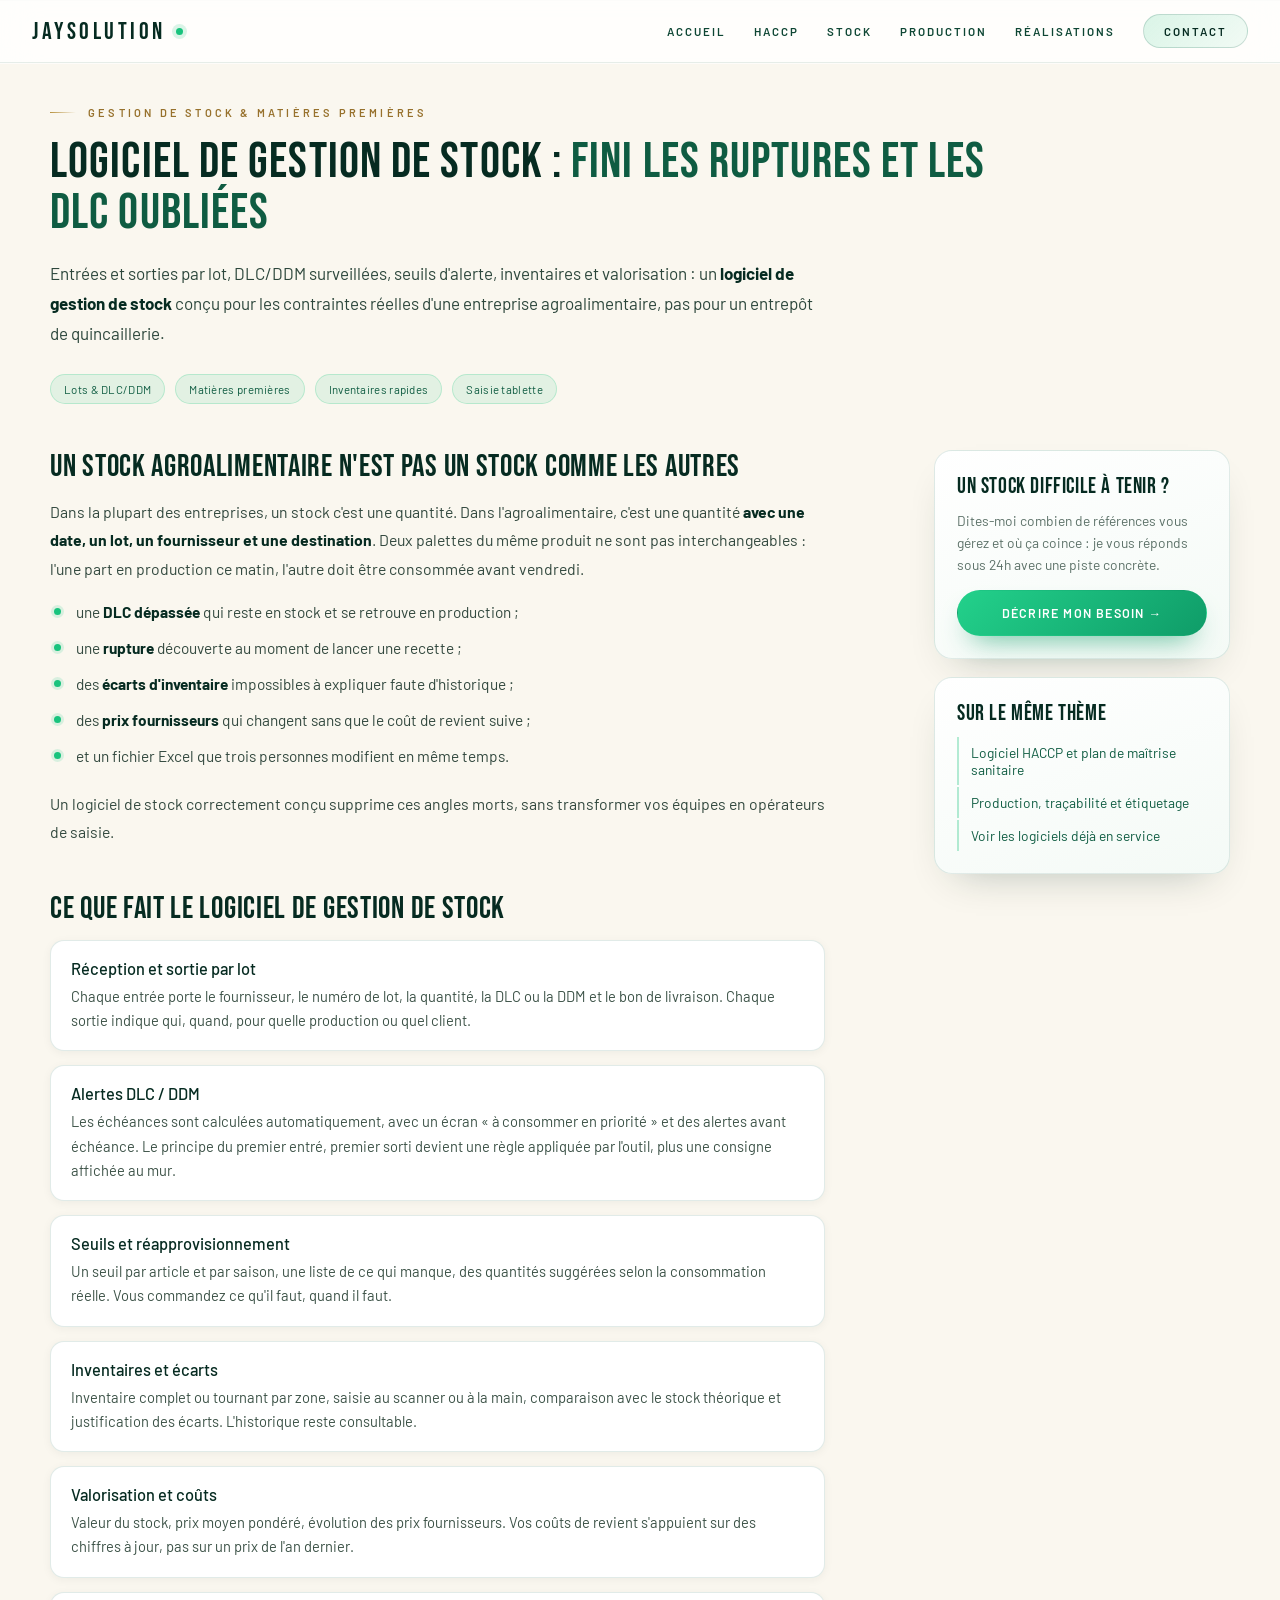
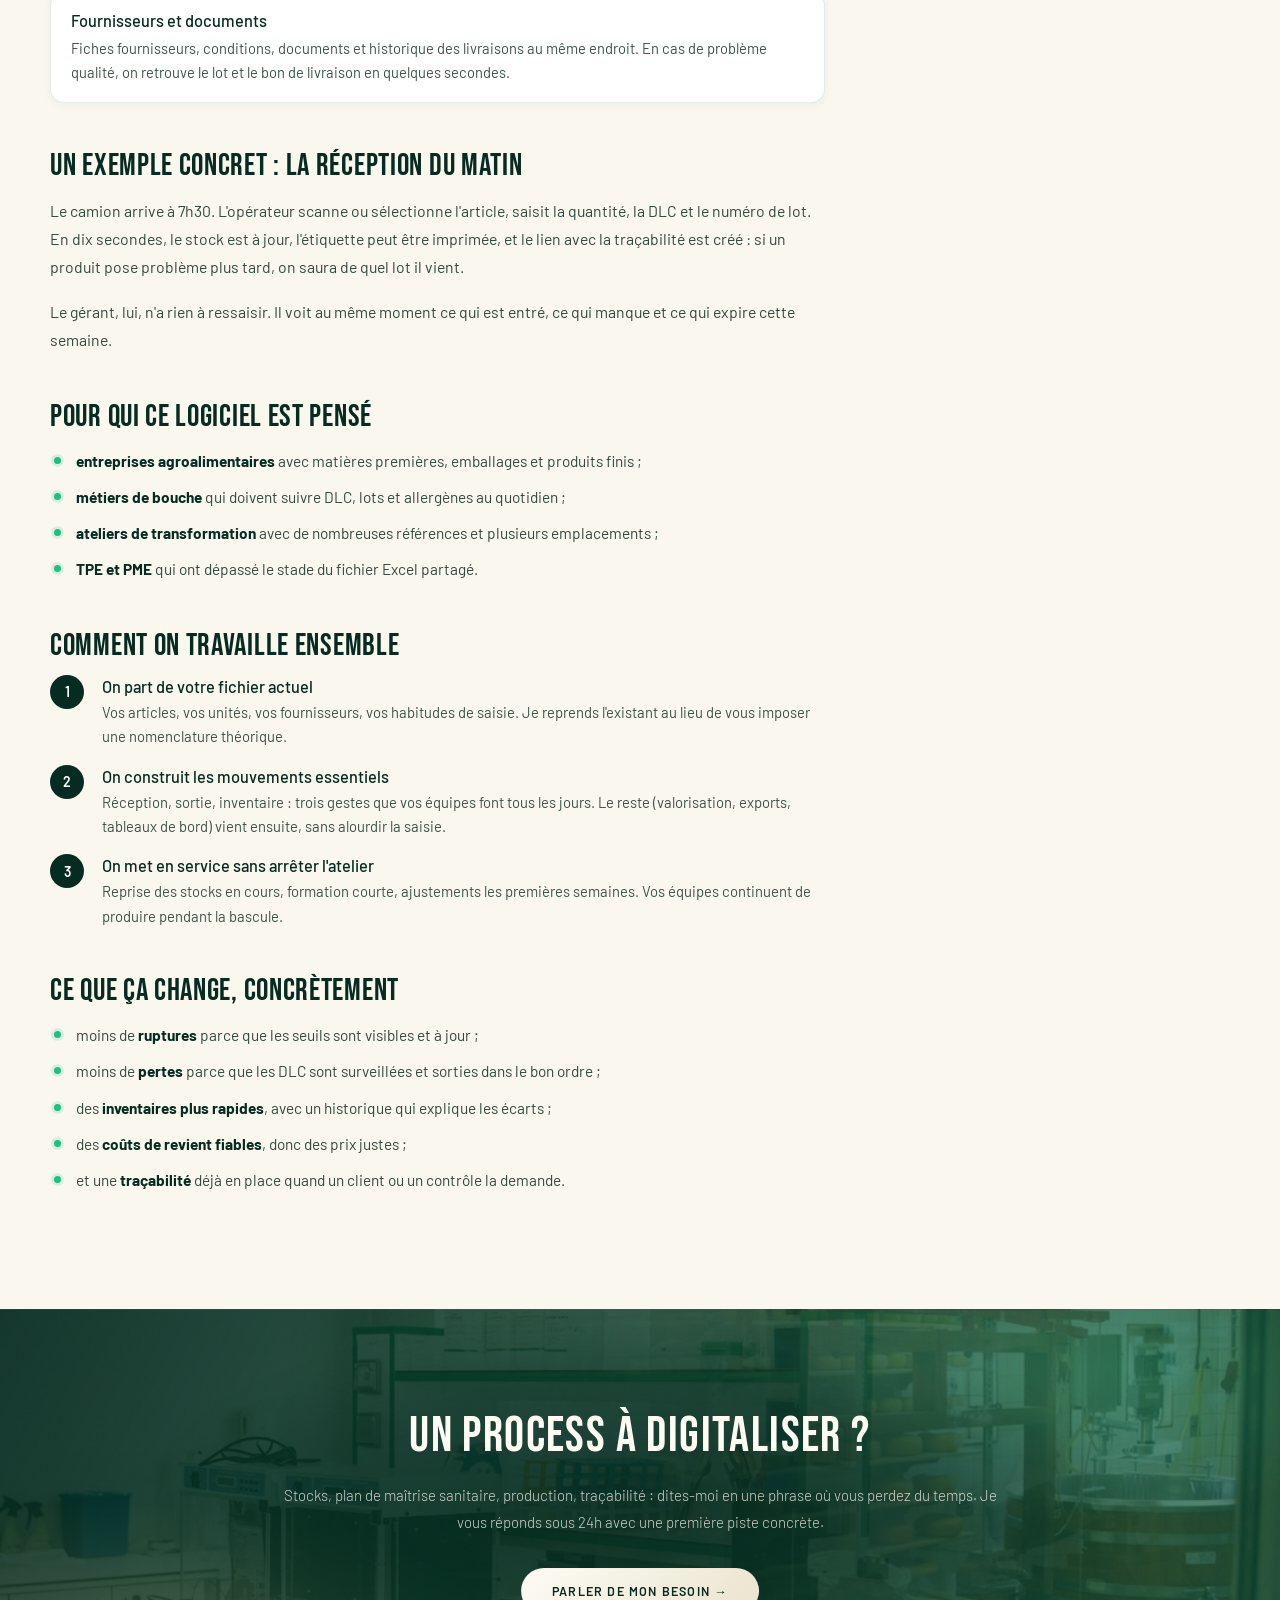
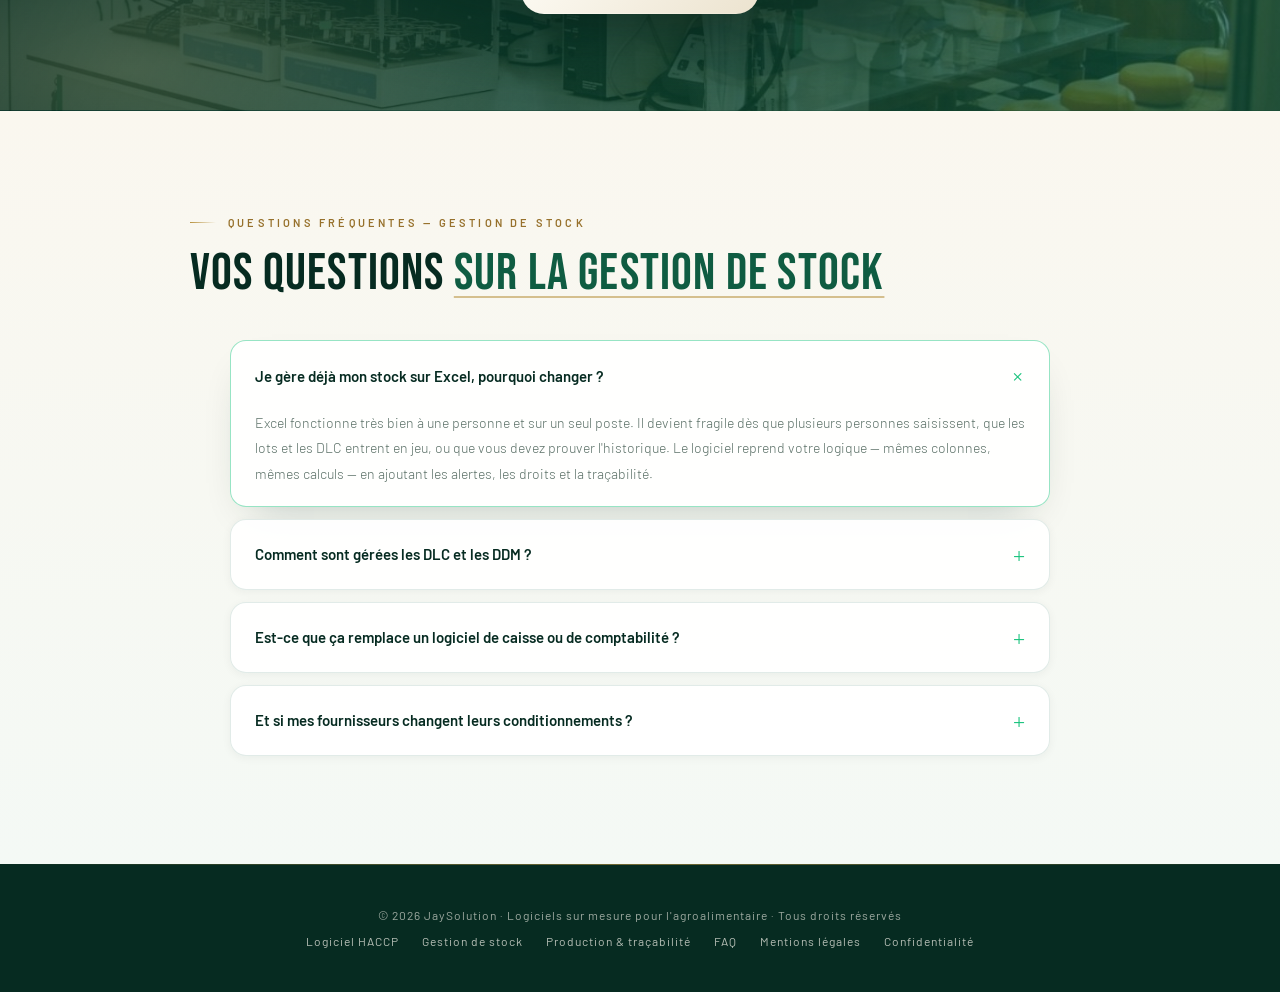
<file: stock/index.html>
<!DOCTYPE html>
<html lang="fr">
<head>
  <meta charset="UTF-8">
  <meta name="viewport" content="width=device-width, initial-scale=1.0">
  <title>Logiciel de gestion de stock agroalimentaire sur mesure</title>
  <meta name="description" content="Logiciel de gestion de stock agroalimentaire : entrées et sorties par lot, DLC/DDM, seuils d'alerte, inventaires et valorisation. Sur mesure.">
  <meta name="author" content="Samuel Jay — JaySolution">
  <meta name="robots" content="index, follow, max-image-preview:large">
  <meta name="geo.region" content="FR-07">
  <meta name="geo.placename" content="Saint-Martin-sur-Lavezon">
  <link rel="canonical" href="https://www.jaysolution.fr/stock/">
  <link rel="alternate" hreflang="fr" href="https://www.jaysolution.fr/stock/">
  <!-- Open Graph -->
  <meta property="og:type" content="website">
  <meta property="og:site_name" content="JaySolution">
  <meta property="og:locale" content="fr_FR">
  <meta property="og:title" content="Logiciel de gestion de stock agroalimentaire — JaySolution">
  <meta property="og:description" content="Lots, DLC/DDM, seuils d'alerte, inventaires, valorisation : un logiciel de gestion de stock conçu pour les contraintes réelles d'une entreprise agroalimentaire.">
  <meta property="og:url" content="https://www.jaysolution.fr/stock/">
  <meta property="og:image" content="https://www.jaysolution.fr/og-image.jpg">
  <meta property="og:image:width" content="1200">
  <meta property="og:image:height" content="630">
  <meta property="og:image:type" content="image/jpeg">
  <meta property="og:image:alt" content="JaySolution — logiciels sur mesure pour l'agroalimentaire">
  <meta name="twitter:card" content="summary_large_image">
  <meta name="twitter:title" content="Logiciel de gestion de stock agroalimentaire — JaySolution">
  <meta name="twitter:description" content="Lots, DLC/DDM, seuils d'alerte, inventaires, valorisation : un logiciel de gestion de stock conçu pour les contraintes réelles d'une entreprise agroalimentaire.">
  <meta name="twitter:image" content="https://www.jaysolution.fr/og-image.jpg">
  <link rel="icon" href="/favicon.ico" sizes="any">
  <link rel="icon" type="image/png" sizes="32x32" href="/assets/icon-32.png">
  <link rel="icon" type="image/png" sizes="192x192" href="/assets/icon-192.png">
  <link rel="icon" type="image/svg+xml" href="/assets/favicon.svg">
  <link rel="apple-touch-icon" href="/assets/apple-touch-icon.png">
  <link rel="manifest" href="/manifest.webmanifest">
  <meta name="theme-color" content="#19c37d">
  <meta name="apple-mobile-web-app-capable" content="yes">
  <meta name="apple-mobile-web-app-status-bar-style" content="black-translucent">
  <meta name="apple-mobile-web-app-title" content="JaySolution">
  <link rel="dns-prefetch" href="https://script.google.com">
  <link rel="preconnect" href="https://script.google.com">
  <link rel="preconnect" href="https://fonts.googleapis.com">
  <link rel="preconnect" href="https://fonts.gstatic.com" crossorigin>
  <link href="https://fonts.googleapis.com/css2?family=Bebas+Neue&family=Barlow:wght@300;400;500;600&display=swap" rel="stylesheet">
  <link rel="stylesheet" href="/assets/style.css">
  <script type="application/ld+json">
{
  "@context": "https://schema.org",
  "@graph": [
    {
      "@type": "Service",
      "@id": "https://www.jaysolution.fr/stock/#stock",
      "name": "Logiciel de gestion de stock agroalimentaire sur mesure",
      "serviceType": "Développement de logiciel de gestion de stock et matières premières",
      "description": "Logiciel sur mesure de gestion de stock pour l'agroalimentaire : réception et sortie par lot, suivi des DLC et DDM, seuils d'alerte, inventaires, valorisation et historique fournisseurs.",
      "url": "https://www.jaysolution.fr/stock/",
      "provider": {
        "@type": "ProfessionalService",
        "@id": "https://www.jaysolution.fr/#org",
        "name": "JaySolution",
        "url": "https://www.jaysolution.fr/"
      },
      "areaServed": {
        "@type": "Country",
        "name": "France"
      }
    },
    {
      "@type": "FAQPage",
      "mainEntity": [
        {
          "@type": "Question",
          "name": "Je gère déjà mon stock sur Excel, pourquoi changer ?",
          "acceptedAnswer": {
            "@type": "Answer",
            "text": "Excel fonctionne très bien à une personne et sur un seul poste. Il devient fragile dès que plusieurs personnes saisissent, que les lots et les DLC entrent en jeu, ou que vous devez prouver l'historique. Le logiciel reprend votre logique — mêmes colonnes, mêmes calculs — en ajoutant les alertes, les droits et la traçabilité."
          }
        },
        {
          "@type": "Question",
          "name": "Comment sont gérées les DLC et les DDM ?",
          "acceptedAnswer": {
            "@type": "Answer",
            "text": "Chaque réception porte sa date, son lot et sa quantité. Le logiciel calcule les échéances, alerte avant que ça devienne critique, et permet de sortir en priorité ce qui expire le plus tôt. Une DLC dépassée reste visible dans l'historique : elle n'est jamais effacée."
          }
        },
        {
          "@type": "Question",
          "name": "Est-ce que ça remplace un logiciel de caisse ou de comptabilité ?",
          "acceptedAnswer": {
            "@type": "Answer",
            "text": "Non. Il gère les matières, les lots et les mouvements ; la caisse et la comptabilité restent chez leurs outils. Des exports sont prévus pour que les chiffres circulent sans double saisie."
          }
        },
        {
          "@type": "Question",
          "name": "Et si mes fournisseurs changent leurs conditionnements ?",
          "acceptedAnswer": {
            "@type": "Answer",
            "text": "C'est prévu : chaque article peut avoir plusieurs conditionnements et unités, avec des conversions. Vous saisissez en colis, en kilos ou en litres selon ce que vous avez en main, et le stock se tient dans l'unité de référence."
          }
        }
      ],
      "@id": "https://www.jaysolution.fr/stock/#faq"
    }
  ]
}
  </script>
</head>
<body>
<header class="site-nav">
  <a href="/" class="nav-brand">JaySolution</a>
  <button class="nav-toggle" id="nav-toggle" aria-label="Ouvrir le menu" aria-expanded="false">
    <span></span><span></span><span></span>
  </button>
  <nav class="nav-links" id="nav-links" aria-label="Navigation principale">
    <a href="/">Accueil</a>
    <a href="/haccp/">HACCP</a>
    <a href="/stock/" class="active">Stock</a>
    <a href="/production-tracabilite/">Production</a>
    <a href="/#realisations">Réalisations</a>
    <a href="#" class="nav-contact" onclick="openForm();return false;">Contact</a>
  </nav>
</header>
<main>
<section id="stock" class="service-section alt">
  <div class="service-head reveal">
    <p class="section-label">Gestion de stock &amp; matières premières</p>
    <h1 class="page-title">Logiciel de gestion de stock : <em>fini les ruptures et les DLC oubliées</em></h1>
    <p class="page-lead">Entrées et sorties par lot, DLC/DDM surveillées, seuils d'alerte, inventaires et valorisation : un <strong>logiciel de gestion de stock</strong> conçu pour les contraintes réelles d'une entreprise agroalimentaire, pas pour un entrepôt de quincaillerie.</p>
    <div class="page-meta">
      <span>Lots &amp; DLC/DDM</span>
      <span>Matières premières</span>
      <span>Inventaires rapides</span>
      <span>Saisie tablette</span>
    </div>
  </div>
  <div class="page-grid">
    <article class="prose reveal">
      <h3>Un stock agroalimentaire n'est pas un stock comme les autres</h3>
      <p>Dans la plupart des entreprises, un stock c'est une quantité. Dans l'agroalimentaire, c'est une quantité <strong>avec une date, un lot, un fournisseur et une destination</strong>. Deux palettes du même produit ne sont pas interchangeables : l'une part en production ce matin, l'autre doit être consommée avant vendredi.</p>
      <ul>
        <li>une <strong>DLC dépassée</strong> qui reste en stock et se retrouve en production ;</li>
        <li>une <strong>rupture</strong> découverte au moment de lancer une recette ;</li>
        <li>des <strong>écarts d'inventaire</strong> impossibles à expliquer faute d'historique ;</li>
        <li>des <strong>prix fournisseurs</strong> qui changent sans que le coût de revient suive ;</li>
        <li>et un fichier Excel que trois personnes modifient en même temps.</li>
      </ul>
      <p>Un logiciel de stock correctement conçu supprime ces angles morts, sans transformer vos équipes en opérateurs de saisie.</p>

      <h3>Ce que fait le logiciel de gestion de stock</h3>
      <div class="feature-list">
        <div class="feature-item">
          <h3>Réception et sortie par lot</h3>
          <p>Chaque entrée porte le fournisseur, le numéro de lot, la quantité, la DLC ou la DDM et le bon de livraison. Chaque sortie indique qui, quand, pour quelle production ou quel client.</p>
        </div>
        <div class="feature-item">
          <h3>Alertes DLC / DDM</h3>
          <p>Les échéances sont calculées automatiquement, avec un écran « à consommer en priorité » et des alertes avant échéance. Le principe du premier entré, premier sorti devient une règle appliquée par l'outil, plus une consigne affichée au mur.</p>
        </div>
        <div class="feature-item">
          <h3>Seuils et réapprovisionnement</h3>
          <p>Un seuil par article et par saison, une liste de ce qui manque, des quantités suggérées selon la consommation réelle. Vous commandez ce qu'il faut, quand il faut.</p>
        </div>
        <div class="feature-item">
          <h3>Inventaires et écarts</h3>
          <p>Inventaire complet ou tournant par zone, saisie au scanner ou à la main, comparaison avec le stock théorique et justification des écarts. L'historique reste consultable.</p>
        </div>
        <div class="feature-item">
          <h3>Valorisation et coûts</h3>
          <p>Valeur du stock, prix moyen pondéré, évolution des prix fournisseurs. Vos coûts de revient s'appuient sur des chiffres à jour, pas sur un prix de l'an dernier.</p>
        </div>
        <div class="feature-item">
          <h3>Fournisseurs et documents</h3>
          <p>Fiches fournisseurs, conditions, documents et historique des livraisons au même endroit. En cas de problème qualité, on retrouve le lot et le bon de livraison en quelques secondes.</p>
        </div>
      </div>

      <h3>Un exemple concret : la réception du matin</h3>
      <p>Le camion arrive à 7h30. L'opérateur scanne ou sélectionne l'article, saisit la quantité, la DLC et le numéro de lot. En dix secondes, le stock est à jour, l'étiquette peut être imprimée, et le lien avec la traçabilité est créé : si un produit pose problème plus tard, on saura de quel lot il vient.</p>
      <p>Le gérant, lui, n'a rien à ressaisir. Il voit au même moment ce qui est entré, ce qui manque et ce qui expire cette semaine.</p>

      <h3>Pour qui ce logiciel est pensé</h3>
      <ul>
        <li><strong>entreprises agroalimentaires</strong> avec matières premières, emballages et produits finis ;</li>
        <li><strong>métiers de bouche</strong> qui doivent suivre DLC, lots et allergènes au quotidien ;</li>
        <li><strong>ateliers de transformation</strong> avec de nombreuses références et plusieurs emplacements ;</li>
        <li><strong>TPE et PME</strong> qui ont dépassé le stade du fichier Excel partagé.</li>
      </ul>

      <h3>Comment on travaille ensemble</h3>
      <div class="steps">
        <div class="step">
          <h3>On part de votre fichier actuel</h3>
          <p>Vos articles, vos unités, vos fournisseurs, vos habitudes de saisie. Je reprends l'existant au lieu de vous imposer une nomenclature théorique.</p>
        </div>
        <div class="step">
          <h3>On construit les mouvements essentiels</h3>
          <p>Réception, sortie, inventaire : trois gestes que vos équipes font tous les jours. Le reste (valorisation, exports, tableaux de bord) vient ensuite, sans alourdir la saisie.</p>
        </div>
        <div class="step">
          <h3>On met en service sans arrêter l'atelier</h3>
          <p>Reprise des stocks en cours, formation courte, ajustements les premières semaines. Vos équipes continuent de produire pendant la bascule.</p>
        </div>
      </div>

      <h3>Ce que ça change, concrètement</h3>
      <ul>
        <li>moins de <strong>ruptures</strong> parce que les seuils sont visibles et à jour ;</li>
        <li>moins de <strong>pertes</strong> parce que les DLC sont surveillées et sorties dans le bon ordre ;</li>
        <li>des <strong>inventaires plus rapides</strong>, avec un historique qui explique les écarts ;</li>
        <li>des <strong>coûts de revient fiables</strong>, donc des prix justes ;</li>
        <li>et une <strong>traçabilité</strong> déjà en place quand un client ou un contrôle la demande.</li>
      </ul>
    </article>
    <aside class="aside">
      <div class="aside-card">
        <h3>Un stock difficile à tenir ?</h3>
        <p>Dites-moi combien de références vous gérez et où ça coince : je vous réponds sous 24h avec une piste concrète.</p>
        <button class="btn btn-primary" onclick="openForm()">Décrire mon besoin →</button>
      </div>
      <div class="aside-card">
        <h3>Sur le même thème</h3>
        <div class="aside-links">
          <a href="/haccp/">Logiciel HACCP et plan de maîtrise sanitaire</a>
          <a href="/production-tracabilite/">Production, traçabilité et étiquetage</a>
          <a href="/#realisations">Voir les logiciels déjà en service</a>
        </div>
      </div>
    </aside>
  </div>
</section>

<section class="cta-band">
  <div class="cta-inner reveal">
    <h2>Un process à digitaliser ?</h2>
    <p>Stocks, plan de maîtrise sanitaire, production, traçabilité : dites-moi en une phrase où vous perdez du temps. Je vous réponds sous 24h avec une première piste concrète.</p>
    <button class="btn btn-primary" onclick="openForm()">Parler de mon besoin →</button>
  </div>
</section>

<section id="faq" class="faq-section">
  <div class="legal-section reveal">
    <p class="section-label">Questions fréquentes — gestion de stock</p>
    <h2 class="section-title">Vos questions <em>sur la gestion de stock</em></h2>
    <div class="faq-list">
<details open>
        <summary>Je gère déjà mon stock sur Excel, pourquoi changer ?</summary>
        <p>Excel fonctionne très bien à une personne et sur un seul poste. Il devient fragile dès que plusieurs personnes saisissent, que les lots et les DLC entrent en jeu, ou que vous devez prouver l'historique. Le logiciel reprend votre logique — mêmes colonnes, mêmes calculs — en ajoutant les alertes, les droits et la traçabilité.</p>
      </details>
<details>
        <summary>Comment sont gérées les DLC et les DDM ?</summary>
        <p>Chaque réception porte sa date, son lot et sa quantité. Le logiciel calcule les échéances, alerte avant que ça devienne critique, et permet de sortir en priorité ce qui expire le plus tôt. Une DLC dépassée reste visible dans l'historique : elle n'est jamais effacée.</p>
      </details>
<details>
        <summary>Est-ce que ça remplace un logiciel de caisse ou de comptabilité ?</summary>
        <p>Non. Il gère les <strong>matières, les lots et les mouvements</strong> ; la caisse et la comptabilité restent chez leurs outils. Des exports sont prévus pour que les chiffres circulent sans double saisie.</p>
      </details>
<details>
        <summary>Et si mes fournisseurs changent leurs conditionnements ?</summary>
        <p>C'est prévu : chaque article peut avoir plusieurs conditionnements et unités, avec des conversions. Vous saisissez en colis, en kilos ou en litres selon ce que vous avez en main, et le stock se tient dans l'unité de référence.</p>
      </details>
    </div>
  </div>
</section>
</main>
<footer>
  © 2026 JaySolution · Logiciels sur mesure pour l'agroalimentaire · Tous droits réservés
  <div class="footer-links">
    <a href="/haccp/">Logiciel HACCP</a>
    <a href="/stock/">Gestion de stock</a>
    <a href="/production-tracabilite/">Production &amp; traçabilité</a>
    <a href="/#faq">FAQ</a>
    <a href="/mentions-legales/">Mentions légales</a>
    <a href="/confidentialite/">Confidentialité</a>
  </div>
</footer>
<!-- MODAL -->
<div class="overlay" id="overlay" onclick="handleOverlayClick(event)">
  <div class="modal">
    <button class="close-btn" onclick="closeForm()">✕</button>
    <h3>Parlons de votre process</h3>
    <p class="modal-sub">Réponse sous 24h</p>

    <div class="form-group">
      <label>Nom</label>
      <input id="name" placeholder="Jean Dupont">
    </div>
    <div class="form-group">
      <label>Email</label>
      <input id="email" type="email" placeholder="jean@email.com">
    </div>
<div class="form-group">
  <label>Téléphone</label>
  <input id="phone" type="tel" placeholder="06 12 34 56 78" required>
</div>
    <div class="form-group">
      <label>Message</label>
      <textarea id="message" placeholder="Décrivez votre process : stock, HACCP, production, traçabilité…"></textarea>
    </div>

    <div class="modal-actions">
      <button class="btn btn-primary" onclick="sendForm()">Envoyer →</button>
      <button class="btn btn-outline" onclick="closeForm()">Annuler</button>
    </div>
  </div>
</div>

<div id="toast" class="toast"></div>
<script src="/assets/app.js"></script>
</body>
</html>
</file>
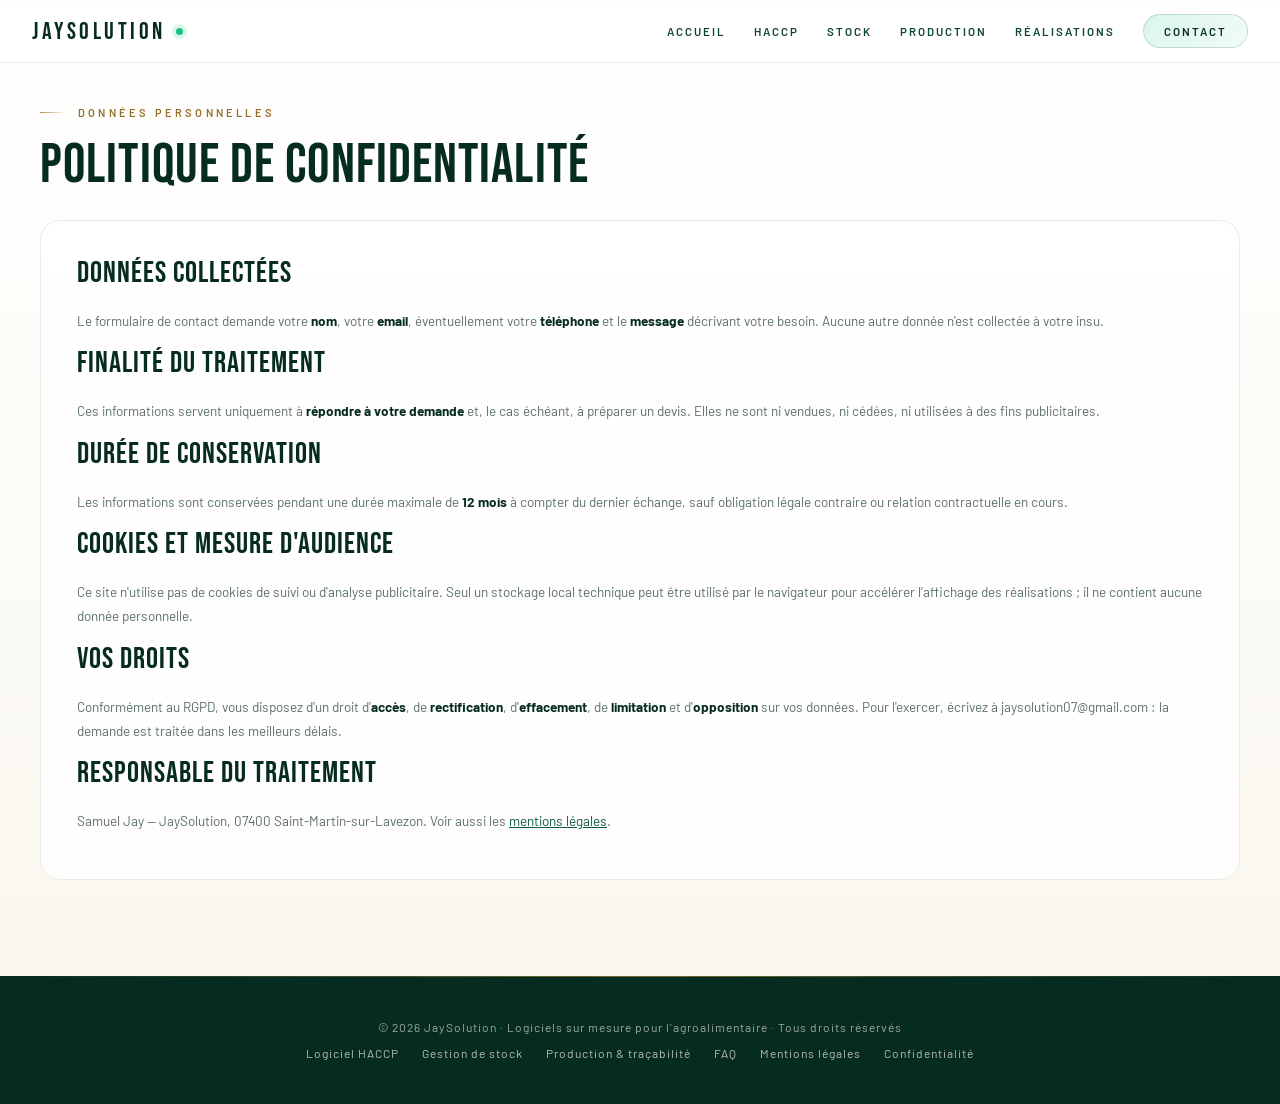
<file: confidentialite.html>
<!DOCTYPE html>
<html lang="fr">
<head>
  <meta charset="UTF-8">
  <meta name="viewport" content="width=device-width, initial-scale=1.0">
  <title>Politique de confidentialité | JaySolution</title>
  <meta name="description" content="Politique de confidentialité de JaySolution : données collectées, finalité du traitement, durée de conservation, cookies et exercice de vos droits RGPD.">
  <meta name="author" content="Samuel Jay — JaySolution">
  <meta name="robots" content="index, follow, max-image-preview:large">
  <meta name="geo.region" content="FR-07">
  <meta name="geo.placename" content="Saint-Martin-sur-Lavezon">
  <link rel="canonical" href="https://www.jaysolution.fr/confidentialite.html">
  <link rel="alternate" hreflang="fr" href="https://www.jaysolution.fr/confidentialite.html">
  <!-- Open Graph -->
  <meta property="og:type" content="website">
  <meta property="og:site_name" content="JaySolution">
  <meta property="og:locale" content="fr_FR">
  <meta property="og:title" content="Politique de confidentialité — JaySolution">
  <meta property="og:description" content="Politique de confidentialité de JaySolution : données collectées via le formulaire de contact, finalité, durée de conservation, cookies et exercice de vos droits RGPD.">
  <meta property="og:url" content="https://www.jaysolution.fr/confidentialite.html">
  <meta property="og:image" content="https://www.jaysolution.fr/og-image.jpg">
  <meta property="og:image:width" content="1200">
  <meta property="og:image:height" content="630">
  <meta property="og:image:type" content="image/jpeg">
  <meta property="og:image:alt" content="JaySolution — logiciels sur mesure pour l'agroalimentaire">
  <meta name="twitter:card" content="summary_large_image">
  <meta name="twitter:title" content="Politique de confidentialité — JaySolution">
  <meta name="twitter:description" content="Politique de confidentialité de JaySolution : données collectées via le formulaire de contact, finalité, durée de conservation, cookies et exercice de vos droits RGPD.">
  <meta name="twitter:image" content="https://www.jaysolution.fr/og-image.jpg">
  <link rel="icon" type="image/svg+xml" href="data:image/svg+xml,%3Csvg xmlns='http://www.w3.org/2000/svg' viewBox='0 0 64 64'%3E%3Crect width='64' height='64' rx='14' fill='%23071f18'/%3E%3Ccircle cx='32' cy='27' r='22' fill='none' stroke='%2319c37d' stroke-width='1.2' opacity='0.25' stroke-dasharray='4 3'/%3E%3Ccircle cx='32' cy='27' r='18' fill='none' stroke='%2319c37d' stroke-width='0.8' opacity='0.12'/%3E%3Crect x='15' y='9' width='34' height='25' rx='4' fill='none' stroke='%2319c37d' stroke-width='2.5'/%3E%3Crect x='18.5' y='12.5' width='27' height='18' rx='2' fill='rgba(25,195,125,0.06)'/%3E%3Crect x='21' y='15' width='9' height='7' rx='1.5' fill='%2319c37d' opacity='0.75'/%3E%3Cline x1='33' y1='17' x2='43' y2='17' stroke='%2319c37d' stroke-width='2' stroke-linecap='round'/%3E%3Cline x1='33' y1='22' x2='41' y2='22' stroke='%2319c37d' stroke-width='2' stroke-linecap='round' opacity='0.6'/%3E%3Cline x1='20' y1='27' x2='43' y2='27' stroke='%2319c37d' stroke-width='1' stroke-linecap='round' opacity='0.2'/%3E%3Cline x1='32' y1='34' x2='32' y2='41' stroke='%2319c37d' stroke-width='2.5' stroke-linecap='round'/%3E%3Cline x1='24' y1='41' x2='40' y2='41' stroke='%2319c37d' stroke-width='2.5' stroke-linecap='round'/%3E%3C/svg%3E">
  <link rel="apple-touch-icon" href="data:image/svg+xml,%3Csvg xmlns='http://www.w3.org/2000/svg' viewBox='0 0 64 64'%3E%3Crect width='64' height='64' rx='14' fill='%23071f18'/%3E%3Ccircle cx='32' cy='27' r='22' fill='none' stroke='%2319c37d' stroke-width='1.2' opacity='0.25' stroke-dasharray='4 3'/%3E%3Ccircle cx='32' cy='27' r='18' fill='none' stroke='%2319c37d' stroke-width='0.8' opacity='0.12'/%3E%3Crect x='15' y='9' width='34' height='25' rx='4' fill='none' stroke='%2319c37d' stroke-width='2.5'/%3E%3Crect x='18.5' y='12.5' width='27' height='18' rx='2' fill='rgba(25,195,125,0.06)'/%3E%3Crect x='21' y='15' width='9' height='7' rx='1.5' fill='%2319c37d' opacity='0.75'/%3E%3Cline x1='33' y1='17' x2='43' y2='17' stroke='%2319c37d' stroke-width='2' stroke-linecap='round'/%3E%3Cline x1='33' y1='22' x2='41' y2='22' stroke='%2319c37d' stroke-width='2' stroke-linecap='round' opacity='0.6'/%3E%3Cline x1='20' y1='27' x2='43' y2='27' stroke='%2319c37d' stroke-width='1' stroke-linecap='round' opacity='0.2'/%3E%3Cline x1='32' y1='34' x2='32' y2='41' stroke='%2319c37d' stroke-width='2.5' stroke-linecap='round'/%3E%3Cline x1='24' y1='41' x2='40' y2='41' stroke='%2319c37d' stroke-width='2.5' stroke-linecap='round'/%3E%3C/svg%3E">
  <link rel="manifest" href="data:application/json,%7B%22name%22%3A%22JaySolution%22%2C%22short_name%22%3A%22JaySolution%22%2C%22start_url%22%3A%22./%22%2C%22display%22%3A%22standalone%22%2C%22background_color%22%3A%22%23071f18%22%2C%22theme_color%22%3A%22%2319c37d%22%2C%22icons%22%3A%5B%7B%22src%22%3A%22data:image/svg+xml,%253Csvg xmlns='http://www.w3.org/2000/svg' viewBox='0 0 64 64'%253E%253Crect width='64' height='64' rx='14' fill='%2523071f18'/%253E%253Ccircle cx='32' cy='27' r='22' fill='none' stroke='%252319c37d' stroke-width='1.2' opacity='0.25' stroke-dasharray='4 3'/%253E%253Ccircle cx='32' cy='27' r='18' fill='none' stroke='%252319c37d' stroke-width='0.8' opacity='0.12'/%253E%253Crect x='15' y='9' width='34' height='25' rx='4' fill='none' stroke='%252319c37d' stroke-width='2.5'/%253E%253Crect x='18.5' y='12.5' width='27' height='18' rx='2' fill='rgba(25,195,125,0.06)'/%253E%253Crect x='21' y='15' width='9' height='7' rx='1.5' fill='%252319c37d' opacity='0.75'/%253E%253Cline x1='33' y1='17' x2='43' y2='17' stroke='%252319c37d' stroke-width='2' stroke-linecap='round'/%253E%253Cline x1='33' y1='22' x2='41' y2='22' stroke='%252319c37d' stroke-width='2' stroke-linecap='round' opacity='0.6'/%253E%253Cline x1='20' y1='27' x2='43' y2='27' stroke='%252319c37d' stroke-width='1' stroke-linecap='round' opacity='0.2'/%253E%253Cline x1='32' y1='34' x2='32' y2='41' stroke='%252319c37d' stroke-width='2.5' stroke-linecap='round'/%253E%253Cline x1='24' y1='41' x2='40' y2='41' stroke='%252319c37d' stroke-width='2.5' stroke-linecap='round'/%253E%253C/svg%253E%22%2C%22sizes%22%3A%2264x64%22%2C%22type%22%3A%22image/svg+xml%22%7D%5D%7D">
  <meta name="theme-color" content="#19c37d">
  <meta name="apple-mobile-web-app-capable" content="yes">
  <meta name="apple-mobile-web-app-status-bar-style" content="black-translucent">
  <meta name="apple-mobile-web-app-title" content="JaySolution">
  <link rel="dns-prefetch" href="https://script.google.com">
  <link rel="preconnect" href="https://script.google.com">
  <link rel="preconnect" href="https://fonts.googleapis.com">
  <link rel="preconnect" href="https://fonts.gstatic.com" crossorigin>
  <link href="https://fonts.googleapis.com/css2?family=Bebas+Neue&family=Barlow:wght@300;400;500;600&display=swap" rel="stylesheet">
  <link rel="stylesheet" href="assets/style.css">
  <script type="application/ld+json">
{
  "@context": "https://schema.org",
  "@graph": [
    {
      "@type": "WebPage",
      "@id": "https://www.jaysolution.fr/confidentialite.html#webpage",
      "url": "https://www.jaysolution.fr/confidentialite.html",
      "name": "Politique de confidentialité | JaySolution",
      "inLanguage": "fr-FR",
      "isPartOf": {
        "@id": "https://www.jaysolution.fr/#website"
      },
      "about": {
        "@id": "https://www.jaysolution.fr/#org"
      }
    }
  ]
}
  </script>
</head>
<body>
<header class="site-nav">
  <a href="index.html" class="nav-brand">JaySolution</a>
  <button class="nav-toggle" id="nav-toggle" aria-label="Ouvrir le menu" aria-expanded="false">
    <span></span><span></span><span></span>
  </button>
  <nav class="nav-links" id="nav-links" aria-label="Navigation principale">
    <a href="index.html">Accueil</a>
    <a href="haccp.html">HACCP</a>
    <a href="stock.html">Stock</a>
    <a href="production-tracabilite.html">Production</a>
    <a href="index.html#realisations">Réalisations</a>
    <a href="#" class="nav-contact" onclick="openForm();return false;">Contact</a>
  </nav>
</header>
<main>
<section class="legal-page">
  <div class="legal-section">
    <p class="section-label">Données personnelles</p>
    <h1 class="page-title">Politique de confidentialité</h1>
    <div class="legal-content active">
<h2>Données collectées</h2>
      <p>Le formulaire de contact demande votre <strong>nom</strong>, votre <strong>email</strong>, éventuellement votre <strong>téléphone</strong> et le <strong>message</strong> décrivant votre besoin. Aucune autre donnée n'est collectée à votre insu.</p>

      <h2>Finalité du traitement</h2>
      <p>Ces informations servent uniquement à <strong>répondre à votre demande</strong> et, le cas échéant, à préparer un devis. Elles ne sont ni vendues, ni cédées, ni utilisées à des fins publicitaires.</p>

      <h2>Durée de conservation</h2>
      <p>Les informations sont conservées pendant une durée maximale de <strong>12 mois</strong> à compter du dernier échange, sauf obligation légale contraire ou relation contractuelle en cours.</p>

      <h2>Cookies et mesure d'audience</h2>
      <p>Ce site n'utilise pas de cookies de suivi ou d'analyse publicitaire. Seul un stockage local technique peut être utilisé par le navigateur pour accélérer l'affichage des réalisations ; il ne contient aucune donnée personnelle.</p>

      <h2>Vos droits</h2>
      <p>Conformément au RGPD, vous disposez d'un droit d'<strong>accès</strong>, de <strong>rectification</strong>, d'<strong>effacement</strong>, de <strong>limitation</strong> et d'<strong>opposition</strong> sur vos données. Pour l'exercer, écrivez à jaysolution07@gmail.com : la demande est traitée dans les meilleurs délais.</p>

      <h2>Responsable du traitement</h2>
      <p>Samuel Jay — JaySolution, 07400 Saint-Martin-sur-Lavezon. Voir aussi les <a href="mentions-legales.html#mentions">mentions légales</a>.</p>
    </div>
  </div>
</section>
</main>
<footer>
  © 2026 JaySolution · Logiciels sur mesure pour l'agroalimentaire · Tous droits réservés
  <div class="footer-links">
    <a href="haccp.html">Logiciel HACCP</a>
    <a href="stock.html">Gestion de stock</a>
    <a href="production-tracabilite.html">Production &amp; traçabilité</a>
    <a href="index.html#faq">FAQ</a>
    <a href="mentions-legales.html">Mentions légales</a>
    <a href="confidentialite.html">Confidentialité</a>
  </div>
</footer>
<!-- MODAL -->
<div class="overlay" id="overlay" onclick="handleOverlayClick(event)">
  <div class="modal">
    <button class="close-btn" onclick="closeForm()">✕</button>
    <h3>Parlons de votre process</h3>
    <p class="modal-sub">Réponse sous 24h</p>

    <div class="form-group">
      <label>Nom</label>
      <input id="name" placeholder="Jean Dupont">
    </div>
    <div class="form-group">
      <label>Email</label>
      <input id="email" type="email" placeholder="jean@email.com">
    </div>
<div class="form-group">
  <label>Téléphone</label>
  <input id="phone" type="tel" placeholder="06 12 34 56 78" required>
</div>
    <div class="form-group">
      <label>Message</label>
      <textarea id="message" placeholder="Décrivez votre process : stock, HACCP, production, traçabilité…"></textarea>
    </div>

    <div class="modal-actions">
      <button class="btn btn-primary" onclick="sendForm()">Envoyer →</button>
      <button class="btn btn-outline" onclick="closeForm()">Annuler</button>
    </div>
  </div>
</div>

<div id="toast" class="toast"></div>
<script src="assets/app.js"></script>
</body>
</html>
</file>
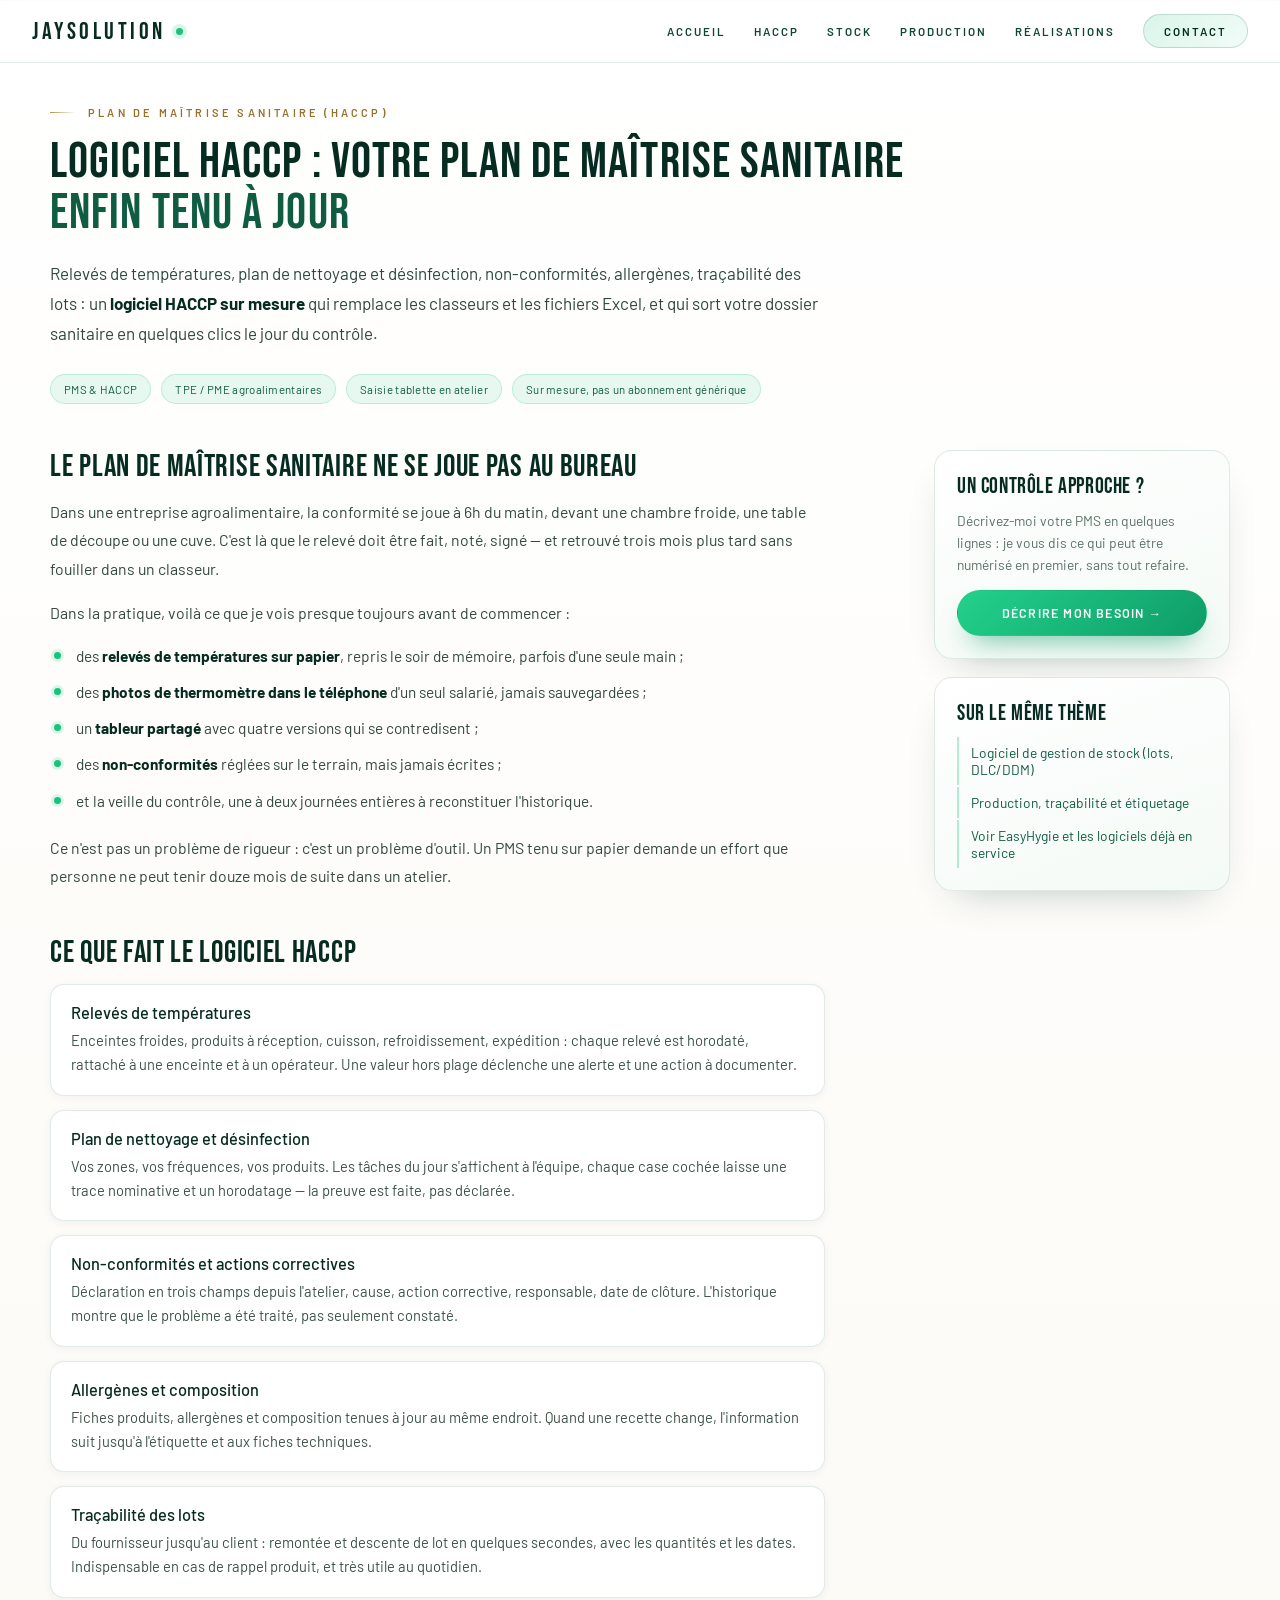
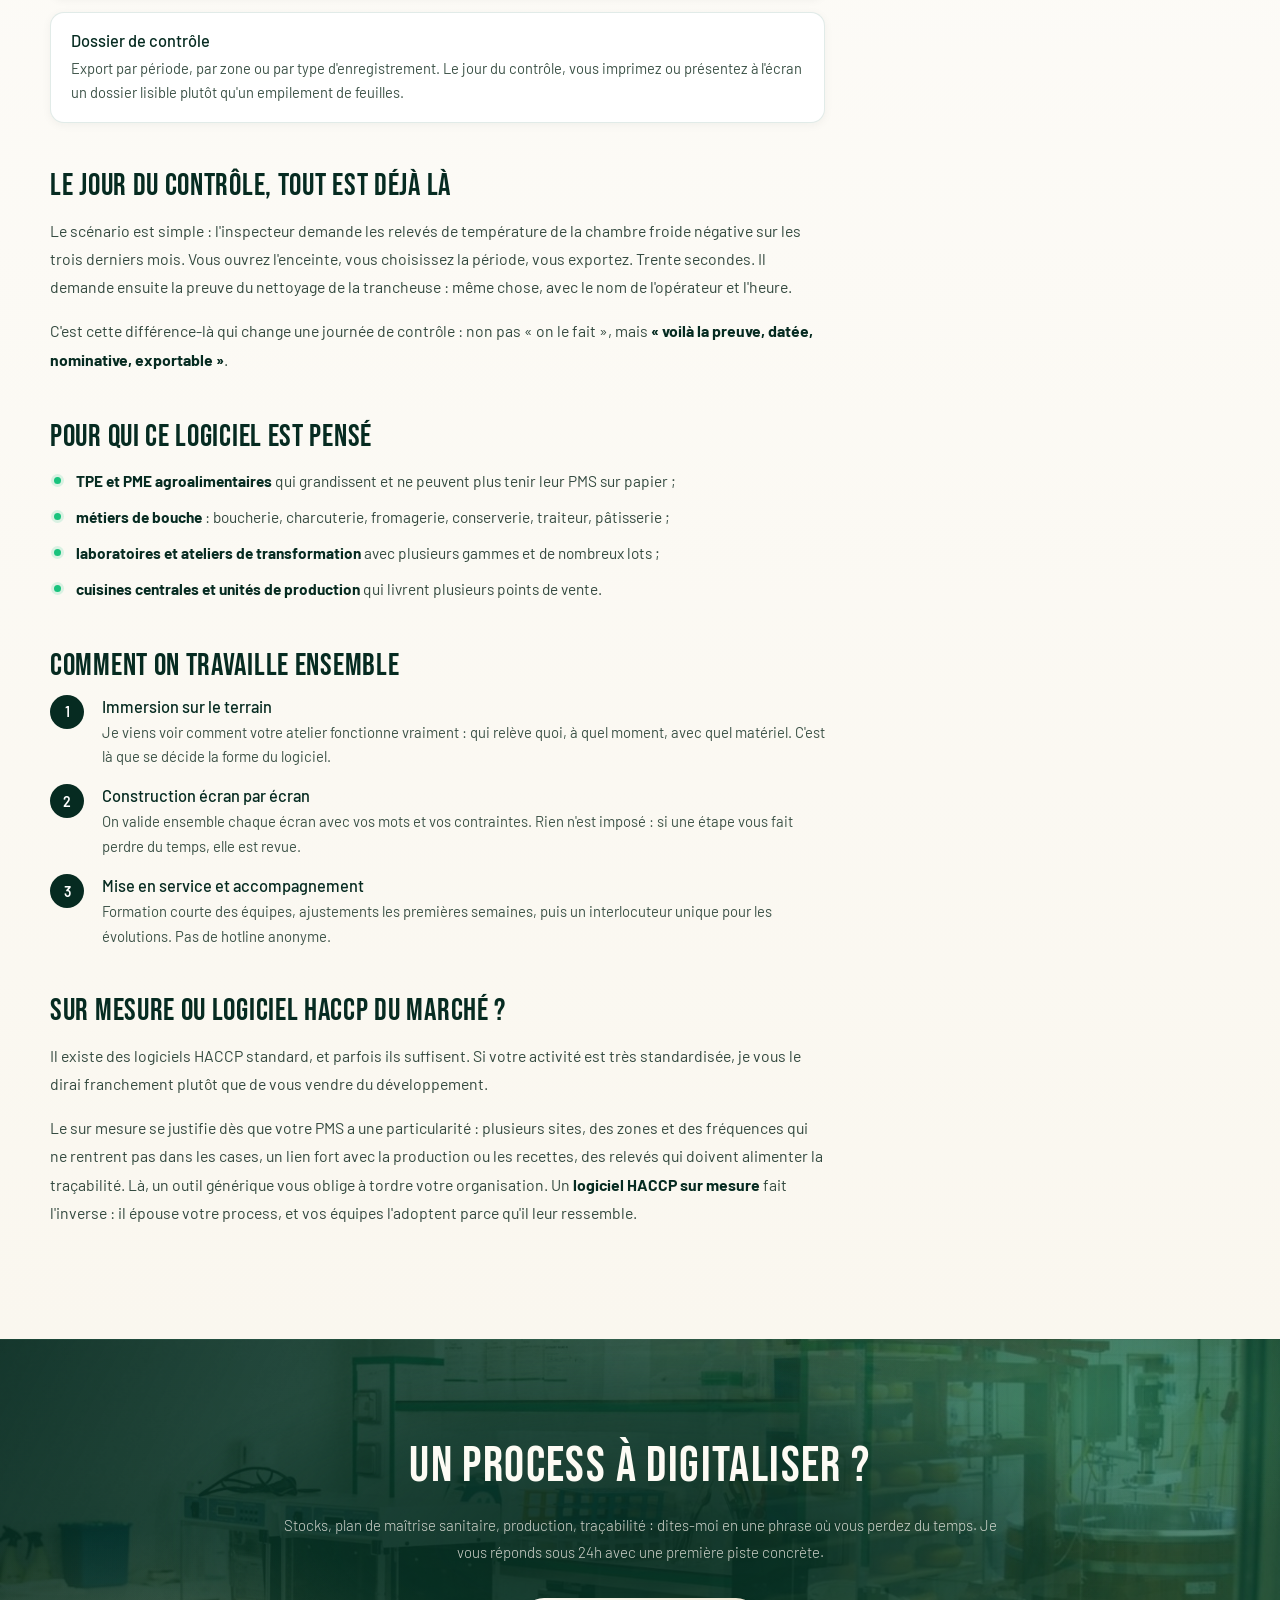
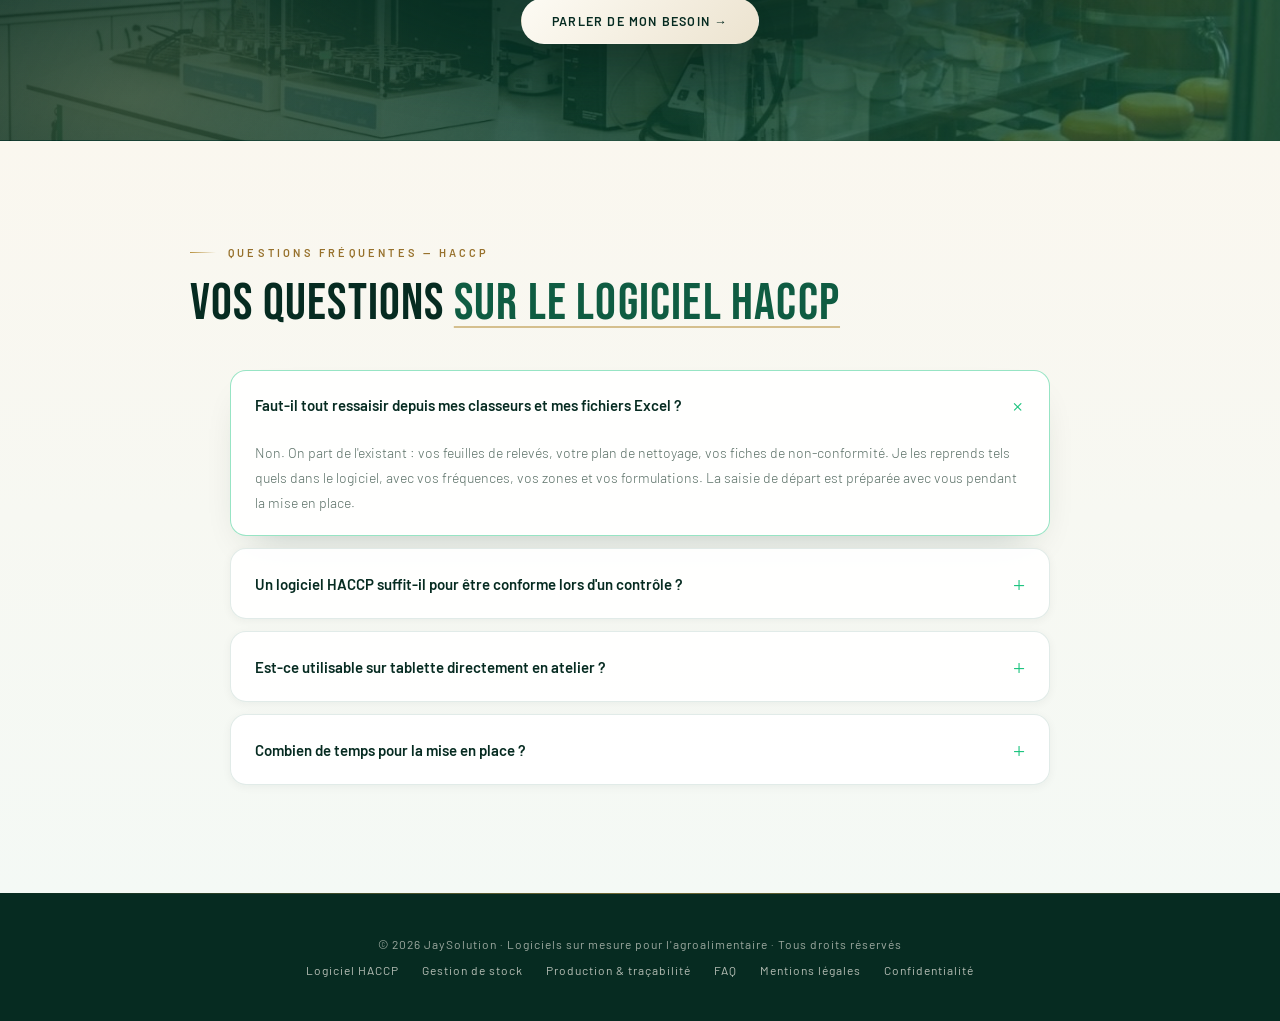
<file: haccp.html>
<!DOCTYPE html>
<html lang="fr">
<head>
  <meta charset="UTF-8">
  <meta name="viewport" content="width=device-width, initial-scale=1.0">
  <title>Logiciel HACCP sur mesure : plan de maîtrise sanitaire</title>
  <meta name="description" content="Logiciel HACCP sur mesure : relevés de températures, plan de nettoyage, non-conformités, allergènes. Votre PMS à jour, prêt pour le contrôle.">
  <meta name="author" content="Samuel Jay — JaySolution">
  <meta name="robots" content="index, follow, max-image-preview:large">
  <meta name="geo.region" content="FR-07">
  <meta name="geo.placename" content="Saint-Martin-sur-Lavezon">
  <link rel="canonical" href="https://www.jaysolution.fr/haccp.html">
  <link rel="alternate" hreflang="fr" href="https://www.jaysolution.fr/haccp.html">
  <!-- Open Graph -->
  <meta property="og:type" content="website">
  <meta property="og:site_name" content="JaySolution">
  <meta property="og:locale" content="fr_FR">
  <meta property="og:title" content="Logiciel HACCP sur mesure — JaySolution">
  <meta property="og:description" content="Relevés de températures, nettoyage et désinfection, non-conformités, allergènes : un logiciel HACCP sur mesure qui sort votre dossier sanitaire en quelques clics.">
  <meta property="og:url" content="https://www.jaysolution.fr/haccp.html">
  <meta property="og:image" content="https://www.jaysolution.fr/og-image.jpg">
  <meta property="og:image:width" content="1200">
  <meta property="og:image:height" content="630">
  <meta property="og:image:type" content="image/jpeg">
  <meta property="og:image:alt" content="JaySolution — logiciels sur mesure pour l'agroalimentaire">
  <meta name="twitter:card" content="summary_large_image">
  <meta name="twitter:title" content="Logiciel HACCP sur mesure — JaySolution">
  <meta name="twitter:description" content="Relevés de températures, nettoyage et désinfection, non-conformités, allergènes : un logiciel HACCP sur mesure qui sort votre dossier sanitaire en quelques clics.">
  <meta name="twitter:image" content="https://www.jaysolution.fr/og-image.jpg">
  <link rel="icon" type="image/svg+xml" href="data:image/svg+xml,%3Csvg xmlns='http://www.w3.org/2000/svg' viewBox='0 0 64 64'%3E%3Crect width='64' height='64' rx='14' fill='%23071f18'/%3E%3Ccircle cx='32' cy='27' r='22' fill='none' stroke='%2319c37d' stroke-width='1.2' opacity='0.25' stroke-dasharray='4 3'/%3E%3Ccircle cx='32' cy='27' r='18' fill='none' stroke='%2319c37d' stroke-width='0.8' opacity='0.12'/%3E%3Crect x='15' y='9' width='34' height='25' rx='4' fill='none' stroke='%2319c37d' stroke-width='2.5'/%3E%3Crect x='18.5' y='12.5' width='27' height='18' rx='2' fill='rgba(25,195,125,0.06)'/%3E%3Crect x='21' y='15' width='9' height='7' rx='1.5' fill='%2319c37d' opacity='0.75'/%3E%3Cline x1='33' y1='17' x2='43' y2='17' stroke='%2319c37d' stroke-width='2' stroke-linecap='round'/%3E%3Cline x1='33' y1='22' x2='41' y2='22' stroke='%2319c37d' stroke-width='2' stroke-linecap='round' opacity='0.6'/%3E%3Cline x1='20' y1='27' x2='43' y2='27' stroke='%2319c37d' stroke-width='1' stroke-linecap='round' opacity='0.2'/%3E%3Cline x1='32' y1='34' x2='32' y2='41' stroke='%2319c37d' stroke-width='2.5' stroke-linecap='round'/%3E%3Cline x1='24' y1='41' x2='40' y2='41' stroke='%2319c37d' stroke-width='2.5' stroke-linecap='round'/%3E%3C/svg%3E">
  <link rel="apple-touch-icon" href="data:image/svg+xml,%3Csvg xmlns='http://www.w3.org/2000/svg' viewBox='0 0 64 64'%3E%3Crect width='64' height='64' rx='14' fill='%23071f18'/%3E%3Ccircle cx='32' cy='27' r='22' fill='none' stroke='%2319c37d' stroke-width='1.2' opacity='0.25' stroke-dasharray='4 3'/%3E%3Ccircle cx='32' cy='27' r='18' fill='none' stroke='%2319c37d' stroke-width='0.8' opacity='0.12'/%3E%3Crect x='15' y='9' width='34' height='25' rx='4' fill='none' stroke='%2319c37d' stroke-width='2.5'/%3E%3Crect x='18.5' y='12.5' width='27' height='18' rx='2' fill='rgba(25,195,125,0.06)'/%3E%3Crect x='21' y='15' width='9' height='7' rx='1.5' fill='%2319c37d' opacity='0.75'/%3E%3Cline x1='33' y1='17' x2='43' y2='17' stroke='%2319c37d' stroke-width='2' stroke-linecap='round'/%3E%3Cline x1='33' y1='22' x2='41' y2='22' stroke='%2319c37d' stroke-width='2' stroke-linecap='round' opacity='0.6'/%3E%3Cline x1='20' y1='27' x2='43' y2='27' stroke='%2319c37d' stroke-width='1' stroke-linecap='round' opacity='0.2'/%3E%3Cline x1='32' y1='34' x2='32' y2='41' stroke='%2319c37d' stroke-width='2.5' stroke-linecap='round'/%3E%3Cline x1='24' y1='41' x2='40' y2='41' stroke='%2319c37d' stroke-width='2.5' stroke-linecap='round'/%3E%3C/svg%3E">
  <link rel="manifest" href="data:application/json,%7B%22name%22%3A%22JaySolution%22%2C%22short_name%22%3A%22JaySolution%22%2C%22start_url%22%3A%22./%22%2C%22display%22%3A%22standalone%22%2C%22background_color%22%3A%22%23071f18%22%2C%22theme_color%22%3A%22%2319c37d%22%2C%22icons%22%3A%5B%7B%22src%22%3A%22data:image/svg+xml,%253Csvg xmlns='http://www.w3.org/2000/svg' viewBox='0 0 64 64'%253E%253Crect width='64' height='64' rx='14' fill='%2523071f18'/%253E%253Ccircle cx='32' cy='27' r='22' fill='none' stroke='%252319c37d' stroke-width='1.2' opacity='0.25' stroke-dasharray='4 3'/%253E%253Ccircle cx='32' cy='27' r='18' fill='none' stroke='%252319c37d' stroke-width='0.8' opacity='0.12'/%253E%253Crect x='15' y='9' width='34' height='25' rx='4' fill='none' stroke='%252319c37d' stroke-width='2.5'/%253E%253Crect x='18.5' y='12.5' width='27' height='18' rx='2' fill='rgba(25,195,125,0.06)'/%253E%253Crect x='21' y='15' width='9' height='7' rx='1.5' fill='%252319c37d' opacity='0.75'/%253E%253Cline x1='33' y1='17' x2='43' y2='17' stroke='%252319c37d' stroke-width='2' stroke-linecap='round'/%253E%253Cline x1='33' y1='22' x2='41' y2='22' stroke='%252319c37d' stroke-width='2' stroke-linecap='round' opacity='0.6'/%253E%253Cline x1='20' y1='27' x2='43' y2='27' stroke='%252319c37d' stroke-width='1' stroke-linecap='round' opacity='0.2'/%253E%253Cline x1='32' y1='34' x2='32' y2='41' stroke='%252319c37d' stroke-width='2.5' stroke-linecap='round'/%253E%253Cline x1='24' y1='41' x2='40' y2='41' stroke='%252319c37d' stroke-width='2.5' stroke-linecap='round'/%253E%253C/svg%253E%22%2C%22sizes%22%3A%2264x64%22%2C%22type%22%3A%22image/svg+xml%22%7D%5D%7D">
  <meta name="theme-color" content="#19c37d">
  <meta name="apple-mobile-web-app-capable" content="yes">
  <meta name="apple-mobile-web-app-status-bar-style" content="black-translucent">
  <meta name="apple-mobile-web-app-title" content="JaySolution">
  <link rel="dns-prefetch" href="https://script.google.com">
  <link rel="preconnect" href="https://script.google.com">
  <link rel="preconnect" href="https://fonts.googleapis.com">
  <link rel="preconnect" href="https://fonts.gstatic.com" crossorigin>
  <link href="https://fonts.googleapis.com/css2?family=Bebas+Neue&family=Barlow:wght@300;400;500;600&display=swap" rel="stylesheet">
  <link rel="stylesheet" href="assets/style.css">
  <script type="application/ld+json">
{
  "@context": "https://schema.org",
  "@graph": [
    {
      "@type": "Service",
      "@id": "https://www.jaysolution.fr/haccp.html#haccp",
      "name": "Logiciel HACCP et plan de maîtrise sanitaire sur mesure",
      "serviceType": "Développement de logiciel HACCP / PMS pour l'agroalimentaire",
      "description": "Logiciel sur mesure pour tenir le plan de maîtrise sanitaire : relevés de températures, plan de nettoyage et désinfection, non-conformités, allergènes, traçabilité des lots et export du dossier de contrôle.",
      "url": "https://www.jaysolution.fr/haccp.html",
      "provider": {
        "@type": "ProfessionalService",
        "@id": "https://www.jaysolution.fr/#org",
        "name": "JaySolution",
        "url": "https://www.jaysolution.fr/"
      },
      "areaServed": {
        "@type": "Country",
        "name": "France"
      }
    },
    {
      "@type": "FAQPage",
      "mainEntity": [
        {
          "@type": "Question",
          "name": "Faut-il tout ressaisir depuis mes classeurs et mes fichiers Excel ?",
          "acceptedAnswer": {
            "@type": "Answer",
            "text": "Non. On part de l'existant : vos feuilles de relevés, votre plan de nettoyage, vos fiches de non-conformité. Je les reprends tels quels dans le logiciel, avec vos fréquences, vos zones et vos formulations. La saisie de départ est préparée avec vous pendant la mise en place."
          }
        },
        {
          "@type": "Question",
          "name": "Un logiciel HACCP suffit-il pour être conforme lors d'un contrôle ?",
          "acceptedAnswer": {
            "@type": "Answer",
            "text": "Non, et c'est important de le dire : la conformité vient de ce que vous enregistrez et de la façon dont vous appliquez votre PMS. Le logiciel ne fait pas le travail à votre place, il le rend traçable, horodaté et présentable. C'est exactement ce que l'inspecteur regarde : la preuve que le contrôle a été fait, par qui, et ce que vous avez décidé quand ça ne l'était pas."
          }
        },
        {
          "@type": "Question",
          "name": "Est-ce utilisable sur tablette directement en atelier ?",
          "acceptedAnswer": {
            "@type": "Answer",
            "text": "Oui, c'est même le point de départ. Les écrans sont pensés pour une saisie rapide avec les doigts, parfois avec des gants : gros boutons, peu de champs, pas de menu caché. Le gérant consulte les mêmes données depuis son bureau."
          }
        },
        {
          "@type": "Question",
          "name": "Combien de temps pour la mise en place ?",
          "acceptedAnswer": {
            "@type": "Answer",
            "text": "Cela dépend du périmètre : un PMS simple pour un atelier de transformation n'a rien à voir avec un site multi-zones. Le délai est précisé dans le devis, après l'immersion sur le terrain. Réponse à votre demande sous 24h."
          }
        }
      ],
      "@id": "https://www.jaysolution.fr/haccp.html#faq"
    }
  ]
}
  </script>
</head>
<body>
<header class="site-nav">
  <a href="index.html" class="nav-brand">JaySolution</a>
  <button class="nav-toggle" id="nav-toggle" aria-label="Ouvrir le menu" aria-expanded="false">
    <span></span><span></span><span></span>
  </button>
  <nav class="nav-links" id="nav-links" aria-label="Navigation principale">
    <a href="index.html">Accueil</a>
    <a href="haccp.html" class="active">HACCP</a>
    <a href="stock.html">Stock</a>
    <a href="production-tracabilite.html">Production</a>
    <a href="index.html#realisations">Réalisations</a>
    <a href="#" class="nav-contact" onclick="openForm();return false;">Contact</a>
  </nav>
</header>
<main>
<section id="haccp" class="service-section">
  <div class="service-head reveal">
    <p class="section-label">Plan de maîtrise sanitaire (HACCP)</p>
    <h1 class="page-title">Logiciel HACCP : votre plan de maîtrise sanitaire <em>enfin tenu à jour</em></h1>
    <p class="page-lead">Relevés de températures, plan de nettoyage et désinfection, non-conformités, allergènes, traçabilité des lots : un <strong>logiciel HACCP sur mesure</strong> qui remplace les classeurs et les fichiers Excel, et qui sort votre dossier sanitaire en quelques clics le jour du contrôle.</p>
    <div class="page-meta">
      <span>PMS &amp; HACCP</span>
      <span>TPE / PME agroalimentaires</span>
      <span>Saisie tablette en atelier</span>
      <span>Sur mesure, pas un abonnement générique</span>
    </div>
  </div>
  <div class="page-grid">
    <article class="prose reveal">
      <h3>Le plan de maîtrise sanitaire ne se joue pas au bureau</h3>
      <p>Dans une entreprise agroalimentaire, la conformité se joue à 6h du matin, devant une chambre froide, une table de découpe ou une cuve. C'est là que le relevé doit être fait, noté, signé — et retrouvé trois mois plus tard sans fouiller dans un classeur.</p>
      <p>Dans la pratique, voilà ce que je vois presque toujours avant de commencer :</p>
      <ul>
        <li>des <strong>relevés de températures sur papier</strong>, repris le soir de mémoire, parfois d'une seule main ;</li>
        <li>des <strong>photos de thermomètre dans le téléphone</strong> d'un seul salarié, jamais sauvegardées ;</li>
        <li>un <strong>tableur partagé</strong> avec quatre versions qui se contredisent ;</li>
        <li>des <strong>non-conformités</strong> réglées sur le terrain, mais jamais écrites ;</li>
        <li>et la veille du contrôle, une à deux journées entières à reconstituer l'historique.</li>
      </ul>
      <p>Ce n'est pas un problème de rigueur : c'est un problème d'outil. Un PMS tenu sur papier demande un effort que personne ne peut tenir douze mois de suite dans un atelier.</p>

      <h3>Ce que fait le logiciel HACCP</h3>
      <div class="feature-list">
        <div class="feature-item">
          <h3>Relevés de températures</h3>
          <p>Enceintes froides, produits à réception, cuisson, refroidissement, expédition : chaque relevé est horodaté, rattaché à une enceinte et à un opérateur. Une valeur hors plage déclenche une alerte et une action à documenter.</p>
        </div>
        <div class="feature-item">
          <h3>Plan de nettoyage et désinfection</h3>
          <p>Vos zones, vos fréquences, vos produits. Les tâches du jour s'affichent à l'équipe, chaque case cochée laisse une trace nominative et un horodatage — la preuve est faite, pas déclarée.</p>
        </div>
        <div class="feature-item">
          <h3>Non-conformités et actions correctives</h3>
          <p>Déclaration en trois champs depuis l'atelier, cause, action corrective, responsable, date de clôture. L'historique montre que le problème a été traité, pas seulement constaté.</p>
        </div>
        <div class="feature-item">
          <h3>Allergènes et composition</h3>
          <p>Fiches produits, allergènes et composition tenues à jour au même endroit. Quand une recette change, l'information suit jusqu'à l'étiquette et aux fiches techniques.</p>
        </div>
        <div class="feature-item">
          <h3>Traçabilité des lots</h3>
          <p>Du fournisseur jusqu'au client : remontée et descente de lot en quelques secondes, avec les quantités et les dates. Indispensable en cas de rappel produit, et très utile au quotidien.</p>
        </div>
        <div class="feature-item">
          <h3>Dossier de contrôle</h3>
          <p>Export par période, par zone ou par type d'enregistrement. Le jour du contrôle, vous imprimez ou présentez à l'écran un dossier lisible plutôt qu'un empilement de feuilles.</p>
        </div>
      </div>

      <h3>Le jour du contrôle, tout est déjà là</h3>
      <p>Le scénario est simple : l'inspecteur demande les relevés de température de la chambre froide négative sur les trois derniers mois. Vous ouvrez l'enceinte, vous choisissez la période, vous exportez. Trente secondes. Il demande ensuite la preuve du nettoyage de la trancheuse : même chose, avec le nom de l'opérateur et l'heure.</p>
      <p>C'est cette différence-là qui change une journée de contrôle : non pas « on le fait », mais <strong>« voilà la preuve, datée, nominative, exportable »</strong>.</p>

      <h3>Pour qui ce logiciel est pensé</h3>
      <ul>
        <li><strong>TPE et PME agroalimentaires</strong> qui grandissent et ne peuvent plus tenir leur PMS sur papier ;</li>
        <li><strong>métiers de bouche</strong> : boucherie, charcuterie, fromagerie, conserverie, traiteur, pâtisserie ;</li>
        <li><strong>laboratoires et ateliers de transformation</strong> avec plusieurs gammes et de nombreux lots ;</li>
        <li><strong>cuisines centrales et unités de production</strong> qui livrent plusieurs points de vente.</li>
      </ul>

      <h3>Comment on travaille ensemble</h3>
      <div class="steps">
        <div class="step">
          <h3>Immersion sur le terrain</h3>
          <p>Je viens voir comment votre atelier fonctionne vraiment : qui relève quoi, à quel moment, avec quel matériel. C'est là que se décide la forme du logiciel.</p>
        </div>
        <div class="step">
          <h3>Construction écran par écran</h3>
          <p>On valide ensemble chaque écran avec vos mots et vos contraintes. Rien n'est imposé : si une étape vous fait perdre du temps, elle est revue.</p>
        </div>
        <div class="step">
          <h3>Mise en service et accompagnement</h3>
          <p>Formation courte des équipes, ajustements les premières semaines, puis un interlocuteur unique pour les évolutions. Pas de hotline anonyme.</p>
        </div>
      </div>

      <h3>Sur mesure ou logiciel HACCP du marché ?</h3>
      <p>Il existe des logiciels HACCP standard, et parfois ils suffisent. Si votre activité est très standardisée, je vous le dirai franchement plutôt que de vous vendre du développement.</p>
      <p>Le sur mesure se justifie dès que votre PMS a une particularité : plusieurs sites, des zones et des fréquences qui ne rentrent pas dans les cases, un lien fort avec la production ou les recettes, des relevés qui doivent alimenter la traçabilité. Là, un outil générique vous oblige à tordre votre organisation. Un <strong>logiciel HACCP sur mesure</strong> fait l'inverse : il épouse votre process, et vos équipes l'adoptent parce qu'il leur ressemble.</p>
    </article>
    <aside class="aside">
      <div class="aside-card">
        <h3>Un contrôle approche ?</h3>
        <p>Décrivez-moi votre PMS en quelques lignes : je vous dis ce qui peut être numérisé en premier, sans tout refaire.</p>
        <button class="btn btn-primary" onclick="openForm()">Décrire mon besoin →</button>
      </div>
      <div class="aside-card">
        <h3>Sur le même thème</h3>
        <div class="aside-links">
          <a href="stock.html">Logiciel de gestion de stock (lots, DLC/DDM)</a>
          <a href="production-tracabilite.html">Production, traçabilité et étiquetage</a>
          <a href="index.html#realisations">Voir EasyHygie et les logiciels déjà en service</a>
        </div>
      </div>
    </aside>
  </div>
</section>

<section class="cta-band">
  <div class="cta-inner reveal">
    <h2>Un process à digitaliser ?</h2>
    <p>Stocks, plan de maîtrise sanitaire, production, traçabilité : dites-moi en une phrase où vous perdez du temps. Je vous réponds sous 24h avec une première piste concrète.</p>
    <button class="btn btn-primary" onclick="openForm()">Parler de mon besoin →</button>
  </div>
</section>

<section id="faq" class="faq-section">
  <div class="legal-section reveal">
    <p class="section-label">Questions fréquentes — HACCP</p>
    <h2 class="section-title">Vos questions <em>sur le logiciel HACCP</em></h2>
    <div class="faq-list">
<details open>
        <summary>Faut-il tout ressaisir depuis mes classeurs et mes fichiers Excel ?</summary>
        <p>Non. On part de l'existant : vos feuilles de relevés, votre plan de nettoyage, vos fiches de non-conformité. Je les reprends tels quels dans le logiciel, avec vos fréquences, vos zones et vos formulations. La saisie de départ est préparée avec vous pendant la mise en place.</p>
      </details>
<details>
        <summary>Un logiciel HACCP suffit-il pour être conforme lors d'un contrôle ?</summary>
        <p>Non, et c'est important de le dire : la conformité vient de ce que vous enregistrez et de la façon dont vous appliquez votre PMS. Le logiciel ne fait pas le travail à votre place, il le rend <strong>traçable, horodaté et présentable</strong>. C'est exactement ce que l'inspecteur regarde : la preuve que le contrôle a été fait, par qui, et ce que vous avez décidé quand ça ne l'était pas.</p>
      </details>
<details>
        <summary>Est-ce utilisable sur tablette directement en atelier ?</summary>
        <p>Oui, c'est même le point de départ. Les écrans sont pensés pour une <strong>saisie rapide avec les doigts</strong>, parfois avec des gants : gros boutons, peu de champs, pas de menu caché. Le gérant consulte les mêmes données depuis son bureau.</p>
      </details>
<details>
        <summary>Combien de temps pour la mise en place ?</summary>
        <p>Cela dépend du périmètre : un PMS simple pour un atelier de transformation n'a rien à voir avec un site multi-zones. Le délai est <strong>précisé dans le devis</strong>, après l'immersion sur le terrain. Réponse à votre demande sous 24h.</p>
      </details>
    </div>
  </div>
</section>
</main>
<footer>
  © 2026 JaySolution · Logiciels sur mesure pour l'agroalimentaire · Tous droits réservés
  <div class="footer-links">
    <a href="haccp.html">Logiciel HACCP</a>
    <a href="stock.html">Gestion de stock</a>
    <a href="production-tracabilite.html">Production &amp; traçabilité</a>
    <a href="index.html#faq">FAQ</a>
    <a href="mentions-legales.html">Mentions légales</a>
    <a href="confidentialite.html">Confidentialité</a>
  </div>
</footer>
<!-- MODAL -->
<div class="overlay" id="overlay" onclick="handleOverlayClick(event)">
  <div class="modal">
    <button class="close-btn" onclick="closeForm()">✕</button>
    <h3>Parlons de votre process</h3>
    <p class="modal-sub">Réponse sous 24h</p>

    <div class="form-group">
      <label>Nom</label>
      <input id="name" placeholder="Jean Dupont">
    </div>
    <div class="form-group">
      <label>Email</label>
      <input id="email" type="email" placeholder="jean@email.com">
    </div>
<div class="form-group">
  <label>Téléphone</label>
  <input id="phone" type="tel" placeholder="06 12 34 56 78" required>
</div>
    <div class="form-group">
      <label>Message</label>
      <textarea id="message" placeholder="Décrivez votre process : stock, HACCP, production, traçabilité…"></textarea>
    </div>

    <div class="modal-actions">
      <button class="btn btn-primary" onclick="sendForm()">Envoyer →</button>
      <button class="btn btn-outline" onclick="closeForm()">Annuler</button>
    </div>
  </div>
</div>

<div id="toast" class="toast"></div>
<script src="assets/app.js"></script>
</body>
</html>
</file>
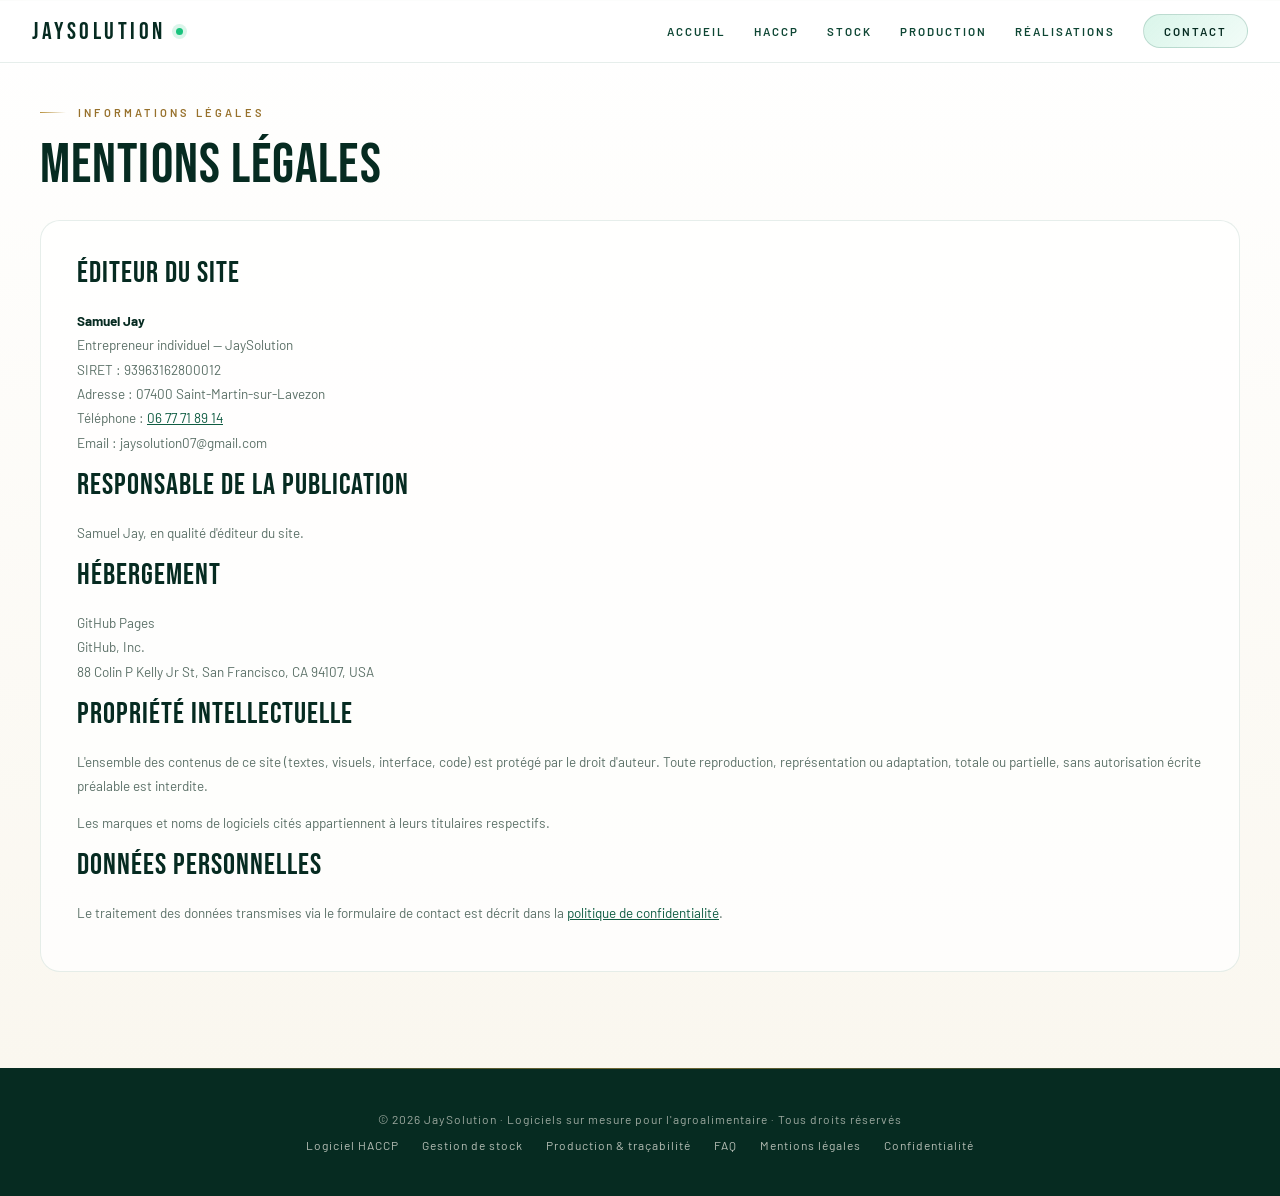
<file: mentions-legales.html>
<!DOCTYPE html>
<html lang="fr">
<head>
  <meta charset="UTF-8">
  <meta name="viewport" content="width=device-width, initial-scale=1.0">
  <title>Mentions légales | JaySolution</title>
  <meta name="description" content="Mentions légales de JaySolution : éditeur du site, responsable de la publication, hébergement, propriété intellectuelle et données personnelles.">
  <meta name="author" content="Samuel Jay — JaySolution">
  <meta name="robots" content="index, follow, max-image-preview:large">
  <meta name="geo.region" content="FR-07">
  <meta name="geo.placename" content="Saint-Martin-sur-Lavezon">
  <link rel="canonical" href="https://www.jaysolution.fr/mentions-legales.html">
  <link rel="alternate" hreflang="fr" href="https://www.jaysolution.fr/mentions-legales.html">
  <!-- Open Graph -->
  <meta property="og:type" content="website">
  <meta property="og:site_name" content="JaySolution">
  <meta property="og:locale" content="fr_FR">
  <meta property="og:title" content="Mentions légales — JaySolution">
  <meta property="og:description" content="Mentions légales de JaySolution : éditeur du site, responsable de la publication, hébergement, propriété intellectuelle et données personnelles.">
  <meta property="og:url" content="https://www.jaysolution.fr/mentions-legales.html">
  <meta property="og:image" content="https://www.jaysolution.fr/og-image.jpg">
  <meta property="og:image:width" content="1200">
  <meta property="og:image:height" content="630">
  <meta property="og:image:type" content="image/jpeg">
  <meta property="og:image:alt" content="JaySolution — logiciels sur mesure pour l'agroalimentaire">
  <meta name="twitter:card" content="summary_large_image">
  <meta name="twitter:title" content="Mentions légales — JaySolution">
  <meta name="twitter:description" content="Mentions légales de JaySolution : éditeur du site, responsable de la publication, hébergement, propriété intellectuelle et données personnelles.">
  <meta name="twitter:image" content="https://www.jaysolution.fr/og-image.jpg">
  <link rel="icon" type="image/svg+xml" href="data:image/svg+xml,%3Csvg xmlns='http://www.w3.org/2000/svg' viewBox='0 0 64 64'%3E%3Crect width='64' height='64' rx='14' fill='%23071f18'/%3E%3Ccircle cx='32' cy='27' r='22' fill='none' stroke='%2319c37d' stroke-width='1.2' opacity='0.25' stroke-dasharray='4 3'/%3E%3Ccircle cx='32' cy='27' r='18' fill='none' stroke='%2319c37d' stroke-width='0.8' opacity='0.12'/%3E%3Crect x='15' y='9' width='34' height='25' rx='4' fill='none' stroke='%2319c37d' stroke-width='2.5'/%3E%3Crect x='18.5' y='12.5' width='27' height='18' rx='2' fill='rgba(25,195,125,0.06)'/%3E%3Crect x='21' y='15' width='9' height='7' rx='1.5' fill='%2319c37d' opacity='0.75'/%3E%3Cline x1='33' y1='17' x2='43' y2='17' stroke='%2319c37d' stroke-width='2' stroke-linecap='round'/%3E%3Cline x1='33' y1='22' x2='41' y2='22' stroke='%2319c37d' stroke-width='2' stroke-linecap='round' opacity='0.6'/%3E%3Cline x1='20' y1='27' x2='43' y2='27' stroke='%2319c37d' stroke-width='1' stroke-linecap='round' opacity='0.2'/%3E%3Cline x1='32' y1='34' x2='32' y2='41' stroke='%2319c37d' stroke-width='2.5' stroke-linecap='round'/%3E%3Cline x1='24' y1='41' x2='40' y2='41' stroke='%2319c37d' stroke-width='2.5' stroke-linecap='round'/%3E%3C/svg%3E">
  <link rel="apple-touch-icon" href="data:image/svg+xml,%3Csvg xmlns='http://www.w3.org/2000/svg' viewBox='0 0 64 64'%3E%3Crect width='64' height='64' rx='14' fill='%23071f18'/%3E%3Ccircle cx='32' cy='27' r='22' fill='none' stroke='%2319c37d' stroke-width='1.2' opacity='0.25' stroke-dasharray='4 3'/%3E%3Ccircle cx='32' cy='27' r='18' fill='none' stroke='%2319c37d' stroke-width='0.8' opacity='0.12'/%3E%3Crect x='15' y='9' width='34' height='25' rx='4' fill='none' stroke='%2319c37d' stroke-width='2.5'/%3E%3Crect x='18.5' y='12.5' width='27' height='18' rx='2' fill='rgba(25,195,125,0.06)'/%3E%3Crect x='21' y='15' width='9' height='7' rx='1.5' fill='%2319c37d' opacity='0.75'/%3E%3Cline x1='33' y1='17' x2='43' y2='17' stroke='%2319c37d' stroke-width='2' stroke-linecap='round'/%3E%3Cline x1='33' y1='22' x2='41' y2='22' stroke='%2319c37d' stroke-width='2' stroke-linecap='round' opacity='0.6'/%3E%3Cline x1='20' y1='27' x2='43' y2='27' stroke='%2319c37d' stroke-width='1' stroke-linecap='round' opacity='0.2'/%3E%3Cline x1='32' y1='34' x2='32' y2='41' stroke='%2319c37d' stroke-width='2.5' stroke-linecap='round'/%3E%3Cline x1='24' y1='41' x2='40' y2='41' stroke='%2319c37d' stroke-width='2.5' stroke-linecap='round'/%3E%3C/svg%3E">
  <link rel="manifest" href="data:application/json,%7B%22name%22%3A%22JaySolution%22%2C%22short_name%22%3A%22JaySolution%22%2C%22start_url%22%3A%22./%22%2C%22display%22%3A%22standalone%22%2C%22background_color%22%3A%22%23071f18%22%2C%22theme_color%22%3A%22%2319c37d%22%2C%22icons%22%3A%5B%7B%22src%22%3A%22data:image/svg+xml,%253Csvg xmlns='http://www.w3.org/2000/svg' viewBox='0 0 64 64'%253E%253Crect width='64' height='64' rx='14' fill='%2523071f18'/%253E%253Ccircle cx='32' cy='27' r='22' fill='none' stroke='%252319c37d' stroke-width='1.2' opacity='0.25' stroke-dasharray='4 3'/%253E%253Ccircle cx='32' cy='27' r='18' fill='none' stroke='%252319c37d' stroke-width='0.8' opacity='0.12'/%253E%253Crect x='15' y='9' width='34' height='25' rx='4' fill='none' stroke='%252319c37d' stroke-width='2.5'/%253E%253Crect x='18.5' y='12.5' width='27' height='18' rx='2' fill='rgba(25,195,125,0.06)'/%253E%253Crect x='21' y='15' width='9' height='7' rx='1.5' fill='%252319c37d' opacity='0.75'/%253E%253Cline x1='33' y1='17' x2='43' y2='17' stroke='%252319c37d' stroke-width='2' stroke-linecap='round'/%253E%253Cline x1='33' y1='22' x2='41' y2='22' stroke='%252319c37d' stroke-width='2' stroke-linecap='round' opacity='0.6'/%253E%253Cline x1='20' y1='27' x2='43' y2='27' stroke='%252319c37d' stroke-width='1' stroke-linecap='round' opacity='0.2'/%253E%253Cline x1='32' y1='34' x2='32' y2='41' stroke='%252319c37d' stroke-width='2.5' stroke-linecap='round'/%253E%253Cline x1='24' y1='41' x2='40' y2='41' stroke='%252319c37d' stroke-width='2.5' stroke-linecap='round'/%253E%253C/svg%253E%22%2C%22sizes%22%3A%2264x64%22%2C%22type%22%3A%22image/svg+xml%22%7D%5D%7D">
  <meta name="theme-color" content="#19c37d">
  <meta name="apple-mobile-web-app-capable" content="yes">
  <meta name="apple-mobile-web-app-status-bar-style" content="black-translucent">
  <meta name="apple-mobile-web-app-title" content="JaySolution">
  <link rel="dns-prefetch" href="https://script.google.com">
  <link rel="preconnect" href="https://script.google.com">
  <link rel="preconnect" href="https://fonts.googleapis.com">
  <link rel="preconnect" href="https://fonts.gstatic.com" crossorigin>
  <link href="https://fonts.googleapis.com/css2?family=Bebas+Neue&family=Barlow:wght@300;400;500;600&display=swap" rel="stylesheet">
  <link rel="stylesheet" href="assets/style.css">
  <script type="application/ld+json">
{
  "@context": "https://schema.org",
  "@graph": [
    {
      "@type": "WebPage",
      "@id": "https://www.jaysolution.fr/mentions-legales.html#webpage",
      "url": "https://www.jaysolution.fr/mentions-legales.html",
      "name": "Mentions légales | JaySolution",
      "inLanguage": "fr-FR",
      "isPartOf": {
        "@id": "https://www.jaysolution.fr/#website"
      },
      "about": {
        "@id": "https://www.jaysolution.fr/#org"
      }
    }
  ]
}
  </script>
</head>
<body>
<header class="site-nav">
  <a href="index.html" class="nav-brand">JaySolution</a>
  <button class="nav-toggle" id="nav-toggle" aria-label="Ouvrir le menu" aria-expanded="false">
    <span></span><span></span><span></span>
  </button>
  <nav class="nav-links" id="nav-links" aria-label="Navigation principale">
    <a href="index.html">Accueil</a>
    <a href="haccp.html">HACCP</a>
    <a href="stock.html">Stock</a>
    <a href="production-tracabilite.html">Production</a>
    <a href="index.html#realisations">Réalisations</a>
    <a href="#" class="nav-contact" onclick="openForm();return false;">Contact</a>
  </nav>
</header>
<main>
<section class="legal-page">
  <div class="legal-section">
    <p class="section-label">Informations légales</p>
    <h1 class="page-title">Mentions légales</h1>
    <div class="legal-content active">
<h2>Éditeur du site</h2>
      <p><strong>Samuel Jay</strong><br>
      Entrepreneur individuel — JaySolution<br>
      SIRET : 93963162800012<br>
      Adresse : 07400 Saint-Martin-sur-Lavezon<br>
      Téléphone : <a href="tel:0677718914">06 77 71 89 14</a><br>
      Email : jaysolution07@gmail.com</p>

      <h2>Responsable de la publication</h2>
      <p>Samuel Jay, en qualité d'éditeur du site.</p>

      <h2>Hébergement</h2>
      <p>GitHub Pages<br>
      GitHub, Inc.<br>
      88 Colin P Kelly Jr St, San Francisco, CA 94107, USA</p>

      <h2>Propriété intellectuelle</h2>
      <p>L'ensemble des contenus de ce site (textes, visuels, interface, code) est protégé par le droit d'auteur. Toute reproduction, représentation ou adaptation, totale ou partielle, sans autorisation écrite préalable est interdite.</p>
      <p>Les marques et noms de logiciels cités appartiennent à leurs titulaires respectifs.</p>

      <h2>Données personnelles</h2>
      <p>Le traitement des données transmises via le formulaire de contact est décrit dans la <a href="confidentialite.html#confidentialite">politique de confidentialité</a>.</p>
    </div>
  </div>
</section>
</main>
<footer>
  © 2026 JaySolution · Logiciels sur mesure pour l'agroalimentaire · Tous droits réservés
  <div class="footer-links">
    <a href="haccp.html">Logiciel HACCP</a>
    <a href="stock.html">Gestion de stock</a>
    <a href="production-tracabilite.html">Production &amp; traçabilité</a>
    <a href="index.html#faq">FAQ</a>
    <a href="mentions-legales.html">Mentions légales</a>
    <a href="confidentialite.html">Confidentialité</a>
  </div>
</footer>
<!-- MODAL -->
<div class="overlay" id="overlay" onclick="handleOverlayClick(event)">
  <div class="modal">
    <button class="close-btn" onclick="closeForm()">✕</button>
    <h3>Parlons de votre process</h3>
    <p class="modal-sub">Réponse sous 24h</p>

    <div class="form-group">
      <label>Nom</label>
      <input id="name" placeholder="Jean Dupont">
    </div>
    <div class="form-group">
      <label>Email</label>
      <input id="email" type="email" placeholder="jean@email.com">
    </div>
<div class="form-group">
  <label>Téléphone</label>
  <input id="phone" type="tel" placeholder="06 12 34 56 78" required>
</div>
    <div class="form-group">
      <label>Message</label>
      <textarea id="message" placeholder="Décrivez votre process : stock, HACCP, production, traçabilité…"></textarea>
    </div>

    <div class="modal-actions">
      <button class="btn btn-primary" onclick="sendForm()">Envoyer →</button>
      <button class="btn btn-outline" onclick="closeForm()">Annuler</button>
    </div>
  </div>
</div>

<div id="toast" class="toast"></div>
<script src="assets/app.js"></script>
</body>
</html>
</file>
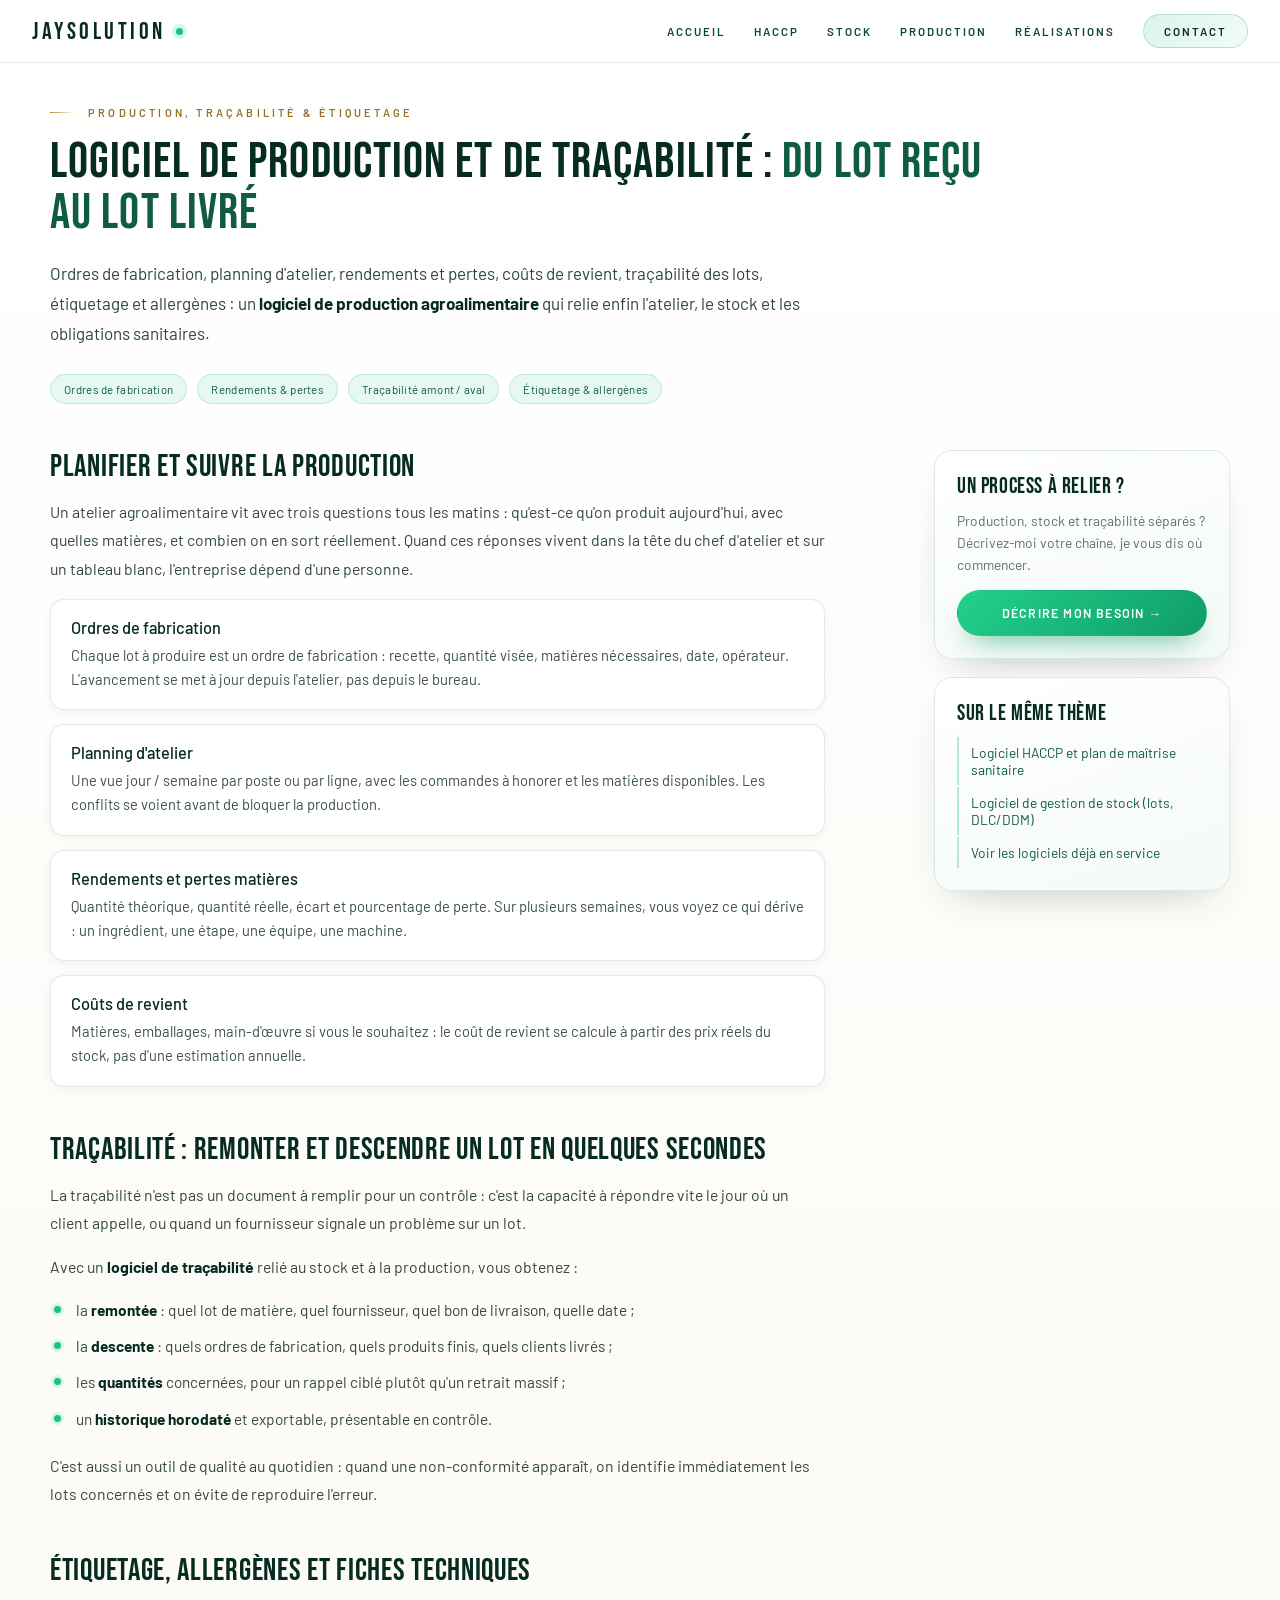
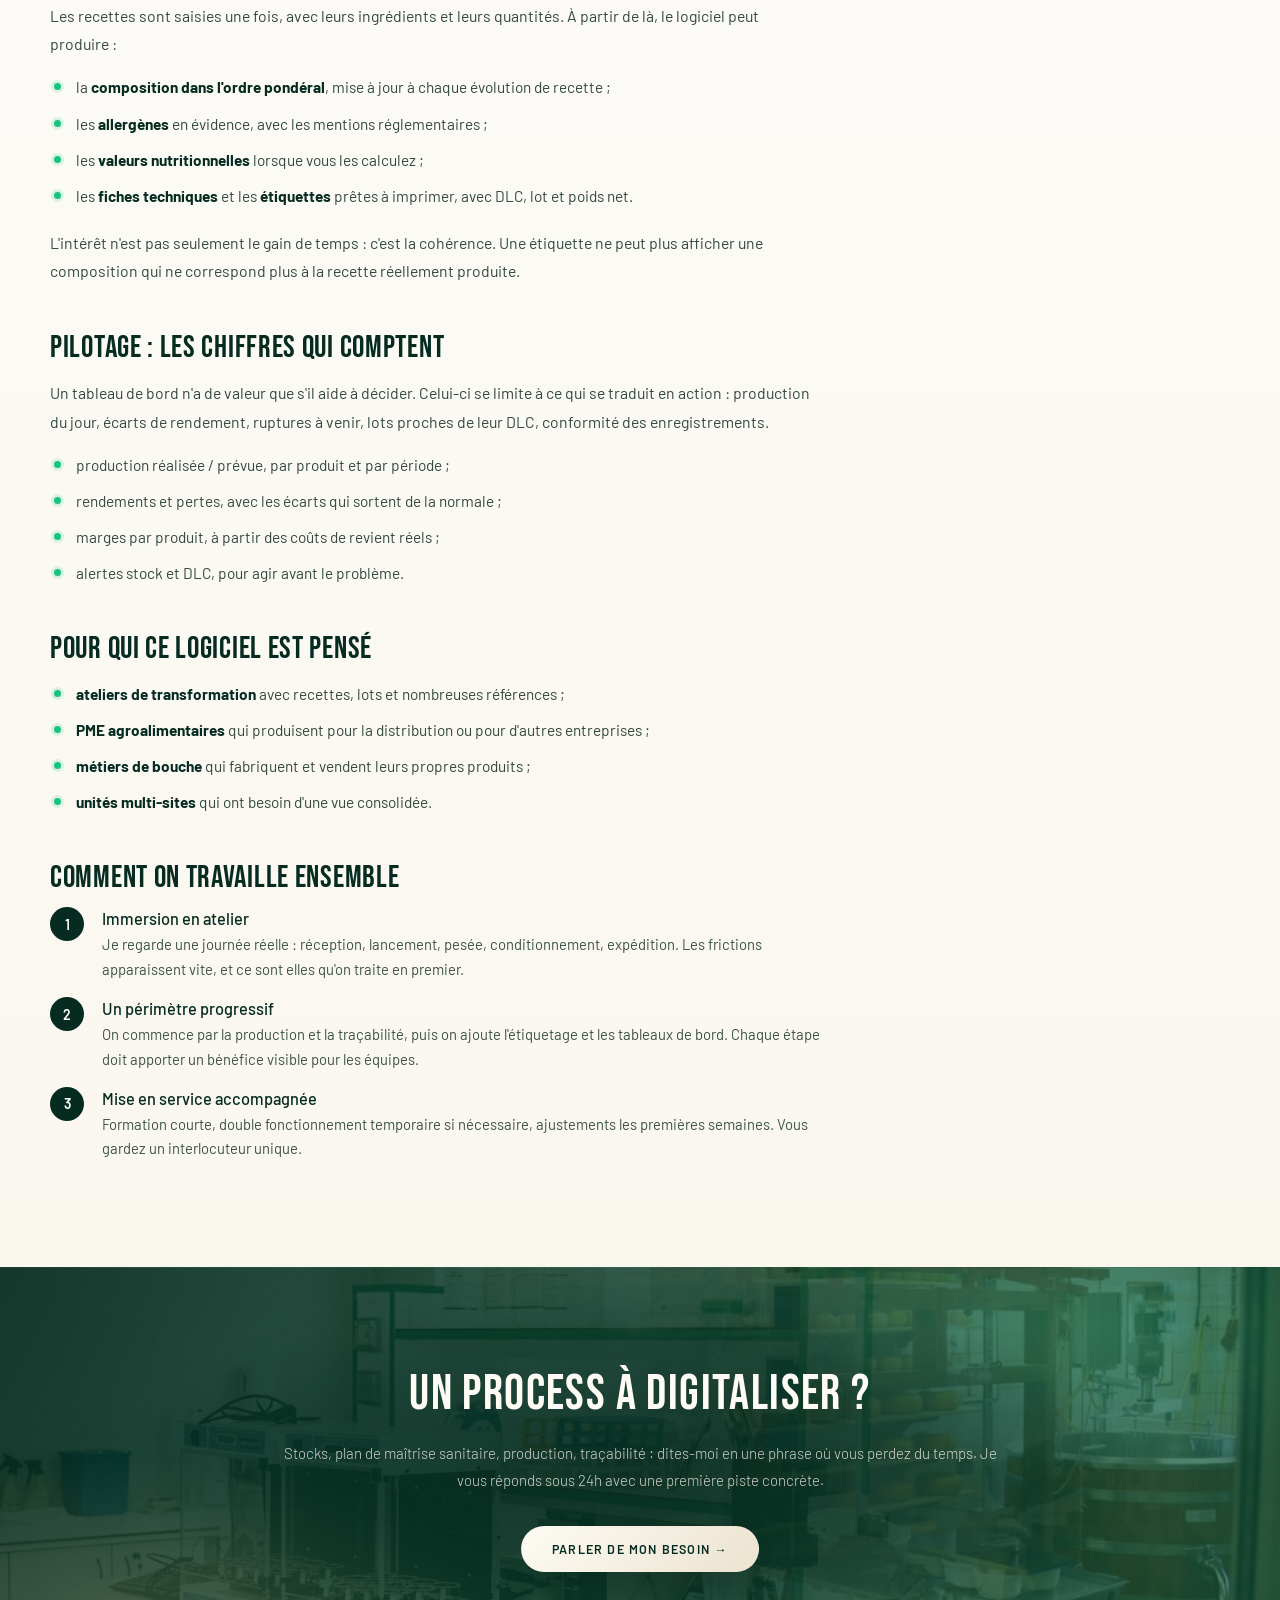
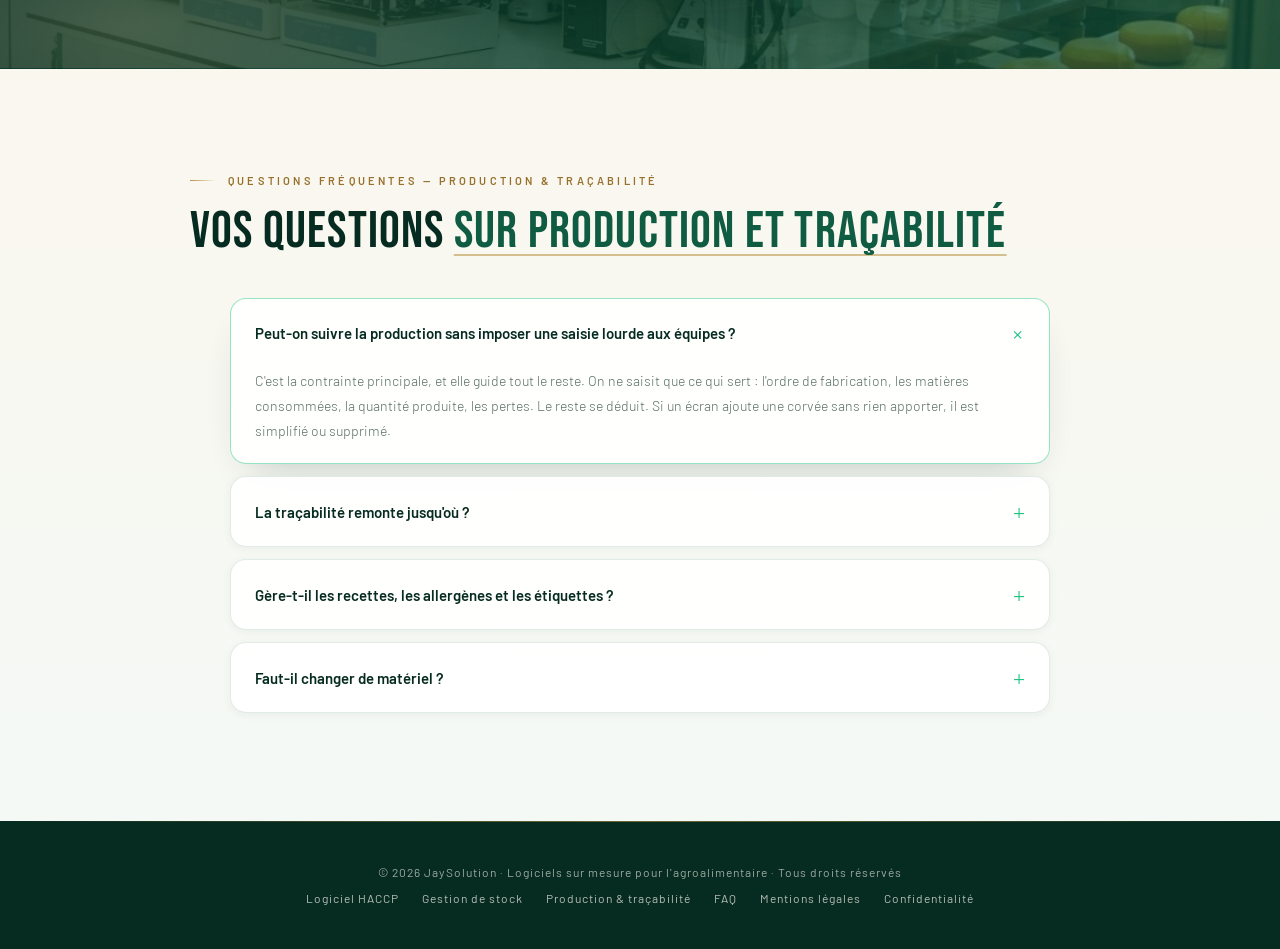
<file: production-tracabilite.html>
<!DOCTYPE html>
<html lang="fr">
<head>
  <meta charset="UTF-8">
  <meta name="viewport" content="width=device-width, initial-scale=1.0">
  <title>Logiciel de production et de traçabilité agroalimentaire</title>
  <meta name="description" content="Logiciel de production et traçabilité : ordres de fabrication, rendements et pertes, coûts de revient, traçabilité des lots, étiquetage et allergènes.">
  <meta name="author" content="Samuel Jay — JaySolution">
  <meta name="robots" content="index, follow, max-image-preview:large">
  <meta name="geo.region" content="FR-07">
  <meta name="geo.placename" content="Saint-Martin-sur-Lavezon">
  <link rel="canonical" href="https://www.jaysolution.fr/production-tracabilite.html">
  <link rel="alternate" hreflang="fr" href="https://www.jaysolution.fr/production-tracabilite.html">
  <!-- Open Graph -->
  <meta property="og:type" content="website">
  <meta property="og:site_name" content="JaySolution">
  <meta property="og:locale" content="fr_FR">
  <meta property="og:title" content="Logiciel de production et traçabilité — JaySolution">
  <meta property="og:description" content="Ordres de fabrication, rendements, coûts de revient, traçabilité amont/aval, étiquetage et allergènes : un logiciel qui relie atelier, stock et obligations sanitaires.">
  <meta property="og:url" content="https://www.jaysolution.fr/production-tracabilite.html">
  <meta property="og:image" content="https://www.jaysolution.fr/og-image.jpg">
  <meta property="og:image:width" content="1200">
  <meta property="og:image:height" content="630">
  <meta property="og:image:type" content="image/jpeg">
  <meta property="og:image:alt" content="JaySolution — logiciels sur mesure pour l'agroalimentaire">
  <meta name="twitter:card" content="summary_large_image">
  <meta name="twitter:title" content="Logiciel de production et traçabilité — JaySolution">
  <meta name="twitter:description" content="Ordres de fabrication, rendements, coûts de revient, traçabilité amont/aval, étiquetage et allergènes : un logiciel qui relie atelier, stock et obligations sanitaires.">
  <meta name="twitter:image" content="https://www.jaysolution.fr/og-image.jpg">
  <link rel="icon" type="image/svg+xml" href="data:image/svg+xml,%3Csvg xmlns='http://www.w3.org/2000/svg' viewBox='0 0 64 64'%3E%3Crect width='64' height='64' rx='14' fill='%23071f18'/%3E%3Ccircle cx='32' cy='27' r='22' fill='none' stroke='%2319c37d' stroke-width='1.2' opacity='0.25' stroke-dasharray='4 3'/%3E%3Ccircle cx='32' cy='27' r='18' fill='none' stroke='%2319c37d' stroke-width='0.8' opacity='0.12'/%3E%3Crect x='15' y='9' width='34' height='25' rx='4' fill='none' stroke='%2319c37d' stroke-width='2.5'/%3E%3Crect x='18.5' y='12.5' width='27' height='18' rx='2' fill='rgba(25,195,125,0.06)'/%3E%3Crect x='21' y='15' width='9' height='7' rx='1.5' fill='%2319c37d' opacity='0.75'/%3E%3Cline x1='33' y1='17' x2='43' y2='17' stroke='%2319c37d' stroke-width='2' stroke-linecap='round'/%3E%3Cline x1='33' y1='22' x2='41' y2='22' stroke='%2319c37d' stroke-width='2' stroke-linecap='round' opacity='0.6'/%3E%3Cline x1='20' y1='27' x2='43' y2='27' stroke='%2319c37d' stroke-width='1' stroke-linecap='round' opacity='0.2'/%3E%3Cline x1='32' y1='34' x2='32' y2='41' stroke='%2319c37d' stroke-width='2.5' stroke-linecap='round'/%3E%3Cline x1='24' y1='41' x2='40' y2='41' stroke='%2319c37d' stroke-width='2.5' stroke-linecap='round'/%3E%3C/svg%3E">
  <link rel="apple-touch-icon" href="data:image/svg+xml,%3Csvg xmlns='http://www.w3.org/2000/svg' viewBox='0 0 64 64'%3E%3Crect width='64' height='64' rx='14' fill='%23071f18'/%3E%3Ccircle cx='32' cy='27' r='22' fill='none' stroke='%2319c37d' stroke-width='1.2' opacity='0.25' stroke-dasharray='4 3'/%3E%3Ccircle cx='32' cy='27' r='18' fill='none' stroke='%2319c37d' stroke-width='0.8' opacity='0.12'/%3E%3Crect x='15' y='9' width='34' height='25' rx='4' fill='none' stroke='%2319c37d' stroke-width='2.5'/%3E%3Crect x='18.5' y='12.5' width='27' height='18' rx='2' fill='rgba(25,195,125,0.06)'/%3E%3Crect x='21' y='15' width='9' height='7' rx='1.5' fill='%2319c37d' opacity='0.75'/%3E%3Cline x1='33' y1='17' x2='43' y2='17' stroke='%2319c37d' stroke-width='2' stroke-linecap='round'/%3E%3Cline x1='33' y1='22' x2='41' y2='22' stroke='%2319c37d' stroke-width='2' stroke-linecap='round' opacity='0.6'/%3E%3Cline x1='20' y1='27' x2='43' y2='27' stroke='%2319c37d' stroke-width='1' stroke-linecap='round' opacity='0.2'/%3E%3Cline x1='32' y1='34' x2='32' y2='41' stroke='%2319c37d' stroke-width='2.5' stroke-linecap='round'/%3E%3Cline x1='24' y1='41' x2='40' y2='41' stroke='%2319c37d' stroke-width='2.5' stroke-linecap='round'/%3E%3C/svg%3E">
  <link rel="manifest" href="data:application/json,%7B%22name%22%3A%22JaySolution%22%2C%22short_name%22%3A%22JaySolution%22%2C%22start_url%22%3A%22./%22%2C%22display%22%3A%22standalone%22%2C%22background_color%22%3A%22%23071f18%22%2C%22theme_color%22%3A%22%2319c37d%22%2C%22icons%22%3A%5B%7B%22src%22%3A%22data:image/svg+xml,%253Csvg xmlns='http://www.w3.org/2000/svg' viewBox='0 0 64 64'%253E%253Crect width='64' height='64' rx='14' fill='%2523071f18'/%253E%253Ccircle cx='32' cy='27' r='22' fill='none' stroke='%252319c37d' stroke-width='1.2' opacity='0.25' stroke-dasharray='4 3'/%253E%253Ccircle cx='32' cy='27' r='18' fill='none' stroke='%252319c37d' stroke-width='0.8' opacity='0.12'/%253E%253Crect x='15' y='9' width='34' height='25' rx='4' fill='none' stroke='%252319c37d' stroke-width='2.5'/%253E%253Crect x='18.5' y='12.5' width='27' height='18' rx='2' fill='rgba(25,195,125,0.06)'/%253E%253Crect x='21' y='15' width='9' height='7' rx='1.5' fill='%252319c37d' opacity='0.75'/%253E%253Cline x1='33' y1='17' x2='43' y2='17' stroke='%252319c37d' stroke-width='2' stroke-linecap='round'/%253E%253Cline x1='33' y1='22' x2='41' y2='22' stroke='%252319c37d' stroke-width='2' stroke-linecap='round' opacity='0.6'/%253E%253Cline x1='20' y1='27' x2='43' y2='27' stroke='%252319c37d' stroke-width='1' stroke-linecap='round' opacity='0.2'/%253E%253Cline x1='32' y1='34' x2='32' y2='41' stroke='%252319c37d' stroke-width='2.5' stroke-linecap='round'/%253E%253Cline x1='24' y1='41' x2='40' y2='41' stroke='%252319c37d' stroke-width='2.5' stroke-linecap='round'/%253E%253C/svg%253E%22%2C%22sizes%22%3A%2264x64%22%2C%22type%22%3A%22image/svg+xml%22%7D%5D%7D">
  <meta name="theme-color" content="#19c37d">
  <meta name="apple-mobile-web-app-capable" content="yes">
  <meta name="apple-mobile-web-app-status-bar-style" content="black-translucent">
  <meta name="apple-mobile-web-app-title" content="JaySolution">
  <link rel="dns-prefetch" href="https://script.google.com">
  <link rel="preconnect" href="https://script.google.com">
  <link rel="preconnect" href="https://fonts.googleapis.com">
  <link rel="preconnect" href="https://fonts.gstatic.com" crossorigin>
  <link href="https://fonts.googleapis.com/css2?family=Bebas+Neue&family=Barlow:wght@300;400;500;600&display=swap" rel="stylesheet">
  <link rel="stylesheet" href="assets/style.css">
  <script type="application/ld+json">
{
  "@context": "https://schema.org",
  "@graph": [
    {
      "@type": "Service",
      "@id": "https://www.jaysolution.fr/production-tracabilite.html#prod",
      "name": "Logiciel de production, traçabilité et étiquetage sur mesure",
      "serviceType": "Développement de logiciel de production et de traçabilité agroalimentaire",
      "description": "Logiciel sur mesure pour piloter la production : ordres de fabrication, rendements et pertes, coûts de revient, traçabilité des lots, étiquetage et allergènes.",
      "url": "https://www.jaysolution.fr/production-tracabilite.html",
      "provider": {
        "@type": "ProfessionalService",
        "@id": "https://www.jaysolution.fr/#org",
        "name": "JaySolution",
        "url": "https://www.jaysolution.fr/"
      },
      "areaServed": {
        "@type": "Country",
        "name": "France"
      }
    },
    {
      "@type": "FAQPage",
      "mainEntity": [
        {
          "@type": "Question",
          "name": "Peut-on suivre la production sans imposer une saisie lourde aux équipes ?",
          "acceptedAnswer": {
            "@type": "Answer",
            "text": "C'est la contrainte principale, et elle guide tout le reste. On ne saisit que ce qui sert : l'ordre de fabrication, les matières consommées, la quantité produite, les pertes. Le reste se déduit. Si un écran ajoute une corvée sans rien apporter, il est simplifié ou supprimé."
          }
        },
        {
          "@type": "Question",
          "name": "La traçabilité remonte jusqu'où ?",
          "acceptedAnswer": {
            "@type": "Answer",
            "text": "Jusqu'où vous en avez besoin : du fournisseur et du lot de matière jusqu'au client et au lot livré, en passant par l'ordre de fabrication et l'opérateur. Une recherche de lot donne l'amont et l'aval en quelques secondes."
          }
        },
        {
          "@type": "Question",
          "name": "Gère-t-il les recettes, les allergènes et les étiquettes ?",
          "acceptedAnswer": {
            "@type": "Answer",
            "text": "Oui. Les recettes contiennent les ingrédients et leurs quantités ; le logiciel en déduit la composition dans l'ordre pondéral, les allergènes et, si vous le souhaitez, les valeurs nutritionnelles. Les fiches techniques et les étiquettes sont générées à partir de ces données."
          }
        },
        {
          "@type": "Question",
          "name": "Faut-il changer de matériel ?",
          "acceptedAnswer": {
            "@type": "Answer",
            "text": "Non, dans la grande majorité des cas. Le logiciel fonctionne dans un navigateur : l'ordinateur du bureau, une tablette en atelier, un smartphone pour un contrôle. Une imprimante d'étiquettes existante peut généralement être réutilisée."
          }
        }
      ],
      "@id": "https://www.jaysolution.fr/production-tracabilite.html#faq"
    }
  ]
}
  </script>
</head>
<body>
<header class="site-nav">
  <a href="index.html" class="nav-brand">JaySolution</a>
  <button class="nav-toggle" id="nav-toggle" aria-label="Ouvrir le menu" aria-expanded="false">
    <span></span><span></span><span></span>
  </button>
  <nav class="nav-links" id="nav-links" aria-label="Navigation principale">
    <a href="index.html">Accueil</a>
    <a href="haccp.html">HACCP</a>
    <a href="stock.html">Stock</a>
    <a href="production-tracabilite.html" class="active">Production</a>
    <a href="index.html#realisations">Réalisations</a>
    <a href="#" class="nav-contact" onclick="openForm();return false;">Contact</a>
  </nav>
</header>
<main>
<section id="production-tracabilite" class="service-section">
  <div class="service-head reveal">
    <p class="section-label">Production, traçabilité &amp; étiquetage</p>
    <h1 class="page-title">Logiciel de production et de traçabilité : <em>du lot reçu au lot livré</em></h1>
    <p class="page-lead">Ordres de fabrication, planning d'atelier, rendements et pertes, coûts de revient, traçabilité des lots, étiquetage et allergènes : un <strong>logiciel de production agroalimentaire</strong> qui relie enfin l'atelier, le stock et les obligations sanitaires.</p>
    <div class="page-meta">
      <span>Ordres de fabrication</span>
      <span>Rendements &amp; pertes</span>
      <span>Traçabilité amont / aval</span>
      <span>Étiquetage &amp; allergènes</span>
    </div>
  </div>
  <div class="page-grid">
    <article class="prose reveal">
      <h3 id="production">Planifier et suivre la production</h3>
      <p>Un atelier agroalimentaire vit avec trois questions tous les matins : qu'est-ce qu'on produit aujourd'hui, avec quelles matières, et combien on en sort réellement. Quand ces réponses vivent dans la tête du chef d'atelier et sur un tableau blanc, l'entreprise dépend d'une personne.</p>
      <div class="feature-list">
        <div class="feature-item">
          <h3>Ordres de fabrication</h3>
          <p>Chaque lot à produire est un ordre de fabrication : recette, quantité visée, matières nécessaires, date, opérateur. L'avancement se met à jour depuis l'atelier, pas depuis le bureau.</p>
        </div>
        <div class="feature-item">
          <h3>Planning d'atelier</h3>
          <p>Une vue jour / semaine par poste ou par ligne, avec les commandes à honorer et les matières disponibles. Les conflits se voient avant de bloquer la production.</p>
        </div>
        <div class="feature-item">
          <h3>Rendements et pertes matières</h3>
          <p>Quantité théorique, quantité réelle, écart et pourcentage de perte. Sur plusieurs semaines, vous voyez ce qui dérive : un ingrédient, une étape, une équipe, une machine.</p>
        </div>
        <div class="feature-item">
          <h3>Coûts de revient</h3>
          <p>Matières, emballages, main-d'œuvre si vous le souhaitez : le coût de revient se calcule à partir des prix réels du stock, pas d'une estimation annuelle.</p>
        </div>
      </div>

      <h3 id="tracabilite">Traçabilité : remonter et descendre un lot en quelques secondes</h3>
      <p>La traçabilité n'est pas un document à remplir pour un contrôle : c'est la capacité à répondre vite le jour où un client appelle, ou quand un fournisseur signale un problème sur un lot.</p>
      <p>Avec un <strong>logiciel de traçabilité</strong> relié au stock et à la production, vous obtenez :</p>
      <ul>
        <li>la <strong>remontée</strong> : quel lot de matière, quel fournisseur, quel bon de livraison, quelle date ;</li>
        <li>la <strong>descente</strong> : quels ordres de fabrication, quels produits finis, quels clients livrés ;</li>
        <li>les <strong>quantités</strong> concernées, pour un rappel ciblé plutôt qu'un retrait massif ;</li>
        <li>un <strong>historique horodaté</strong> et exportable, présentable en contrôle.</li>
      </ul>
      <p>C'est aussi un outil de qualité au quotidien : quand une non-conformité apparaît, on identifie immédiatement les lots concernés et on évite de reproduire l'erreur.</p>

      <h3 id="etiquetage">Étiquetage, allergènes et fiches techniques</h3>
      <p>Les recettes sont saisies une fois, avec leurs ingrédients et leurs quantités. À partir de là, le logiciel peut produire&nbsp;:</p>
      <ul>
        <li>la <strong>composition dans l'ordre pondéral</strong>, mise à jour à chaque évolution de recette ;</li>
        <li>les <strong>allergènes</strong> en évidence, avec les mentions réglementaires ;</li>
        <li>les <strong>valeurs nutritionnelles</strong> lorsque vous les calculez ;</li>
        <li>les <strong>fiches techniques</strong> et les <strong>étiquettes</strong> prêtes à imprimer, avec DLC, lot et poids net.</li>
      </ul>
      <p>L'intérêt n'est pas seulement le gain de temps : c'est la cohérence. Une étiquette ne peut plus afficher une composition qui ne correspond plus à la recette réellement produite.</p>

      <h3 id="pilotage">Pilotage : les chiffres qui comptent</h3>
      <p>Un tableau de bord n'a de valeur que s'il aide à décider. Celui-ci se limite à ce qui se traduit en action : production du jour, écarts de rendement, ruptures à venir, lots proches de leur DLC, conformité des enregistrements.</p>
      <ul>
        <li>production réalisée / prévue, par produit et par période ;</li>
        <li>rendements et pertes, avec les écarts qui sortent de la normale ;</li>
        <li>marges par produit, à partir des coûts de revient réels ;</li>
        <li>alertes stock et DLC, pour agir avant le problème.</li>
      </ul>

      <h3>Pour qui ce logiciel est pensé</h3>
      <ul>
        <li><strong>ateliers de transformation</strong> avec recettes, lots et nombreuses références ;</li>
        <li><strong>PME agroalimentaires</strong> qui produisent pour la distribution ou pour d'autres entreprises ;</li>
        <li><strong>métiers de bouche</strong> qui fabriquent et vendent leurs propres produits ;</li>
        <li><strong>unités multi-sites</strong> qui ont besoin d'une vue consolidée.</li>
      </ul>

      <h3>Comment on travaille ensemble</h3>
      <div class="steps">
        <div class="step">
          <h3>Immersion en atelier</h3>
          <p>Je regarde une journée réelle : réception, lancement, pesée, conditionnement, expédition. Les frictions apparaissent vite, et ce sont elles qu'on traite en premier.</p>
        </div>
        <div class="step">
          <h3>Un périmètre progressif</h3>
          <p>On commence par la production et la traçabilité, puis on ajoute l'étiquetage et les tableaux de bord. Chaque étape doit apporter un bénéfice visible pour les équipes.</p>
        </div>
        <div class="step">
          <h3>Mise en service accompagnée</h3>
          <p>Formation courte, double fonctionnement temporaire si nécessaire, ajustements les premières semaines. Vous gardez un interlocuteur unique.</p>
        </div>
      </div>
    </article>
    <aside class="aside">
      <div class="aside-card">
        <h3>Un process à relier ?</h3>
        <p>Production, stock et traçabilité séparés ? Décrivez-moi votre chaîne, je vous dis où commencer.</p>
        <button class="btn btn-primary" onclick="openForm()">Décrire mon besoin →</button>
      </div>
      <div class="aside-card">
        <h3>Sur le même thème</h3>
        <div class="aside-links">
          <a href="haccp.html">Logiciel HACCP et plan de maîtrise sanitaire</a>
          <a href="stock.html">Logiciel de gestion de stock (lots, DLC/DDM)</a>
          <a href="index.html#realisations">Voir les logiciels déjà en service</a>
        </div>
      </div>
    </aside>
  </div>
</section>

<section class="cta-band">
  <div class="cta-inner reveal">
    <h2>Un process à digitaliser ?</h2>
    <p>Stocks, plan de maîtrise sanitaire, production, traçabilité : dites-moi en une phrase où vous perdez du temps. Je vous réponds sous 24h avec une première piste concrète.</p>
    <button class="btn btn-primary" onclick="openForm()">Parler de mon besoin →</button>
  </div>
</section>

<section id="faq" class="faq-section">
  <div class="legal-section reveal">
    <p class="section-label">Questions fréquentes — production & traçabilité</p>
    <h2 class="section-title">Vos questions <em>sur production et traçabilité</em></h2>
    <div class="faq-list">
<details open>
        <summary>Peut-on suivre la production sans imposer une saisie lourde aux équipes ?</summary>
        <p>C'est la contrainte principale, et elle guide tout le reste. On ne saisit que ce qui sert : l'ordre de fabrication, les matières consommées, la quantité produite, les pertes. Le reste se déduit. Si un écran ajoute une corvée sans rien apporter, il est simplifié ou supprimé.</p>
      </details>
<details>
        <summary>La traçabilité remonte jusqu'où ?</summary>
        <p>Jusqu'où vous en avez besoin : du <strong>fournisseur et du lot de matière</strong> jusqu'au <strong>client et au lot livré</strong>, en passant par l'ordre de fabrication et l'opérateur. Une recherche de lot donne l'amont et l'aval en quelques secondes.</p>
      </details>
<details>
        <summary>Gère-t-il les recettes, les allergènes et les étiquettes ?</summary>
        <p>Oui. Les recettes contiennent les ingrédients et leurs quantités ; le logiciel en déduit la composition dans l'ordre pondéral, les allergènes et, si vous le souhaitez, les valeurs nutritionnelles. Les fiches techniques et les étiquettes sont générées à partir de ces données.</p>
      </details>
<details>
        <summary>Faut-il changer de matériel ?</summary>
        <p>Non, dans la grande majorité des cas. Le logiciel fonctionne dans un navigateur : l'ordinateur du bureau, une tablette en atelier, un smartphone pour un contrôle. Une imprimante d'étiquettes existante peut généralement être réutilisée.</p>
      </details>
    </div>
  </div>
</section>
</main>
<footer>
  © 2026 JaySolution · Logiciels sur mesure pour l'agroalimentaire · Tous droits réservés
  <div class="footer-links">
    <a href="haccp.html">Logiciel HACCP</a>
    <a href="stock.html">Gestion de stock</a>
    <a href="production-tracabilite.html">Production &amp; traçabilité</a>
    <a href="index.html#faq">FAQ</a>
    <a href="mentions-legales.html">Mentions légales</a>
    <a href="confidentialite.html">Confidentialité</a>
  </div>
</footer>
<!-- MODAL -->
<div class="overlay" id="overlay" onclick="handleOverlayClick(event)">
  <div class="modal">
    <button class="close-btn" onclick="closeForm()">✕</button>
    <h3>Parlons de votre process</h3>
    <p class="modal-sub">Réponse sous 24h</p>

    <div class="form-group">
      <label>Nom</label>
      <input id="name" placeholder="Jean Dupont">
    </div>
    <div class="form-group">
      <label>Email</label>
      <input id="email" type="email" placeholder="jean@email.com">
    </div>
<div class="form-group">
  <label>Téléphone</label>
  <input id="phone" type="tel" placeholder="06 12 34 56 78" required>
</div>
    <div class="form-group">
      <label>Message</label>
      <textarea id="message" placeholder="Décrivez votre process : stock, HACCP, production, traçabilité…"></textarea>
    </div>

    <div class="modal-actions">
      <button class="btn btn-primary" onclick="sendForm()">Envoyer →</button>
      <button class="btn btn-outline" onclick="closeForm()">Annuler</button>
    </div>
  </div>
</div>

<div id="toast" class="toast"></div>
<script src="assets/app.js"></script>
</body>
</html>
</file>
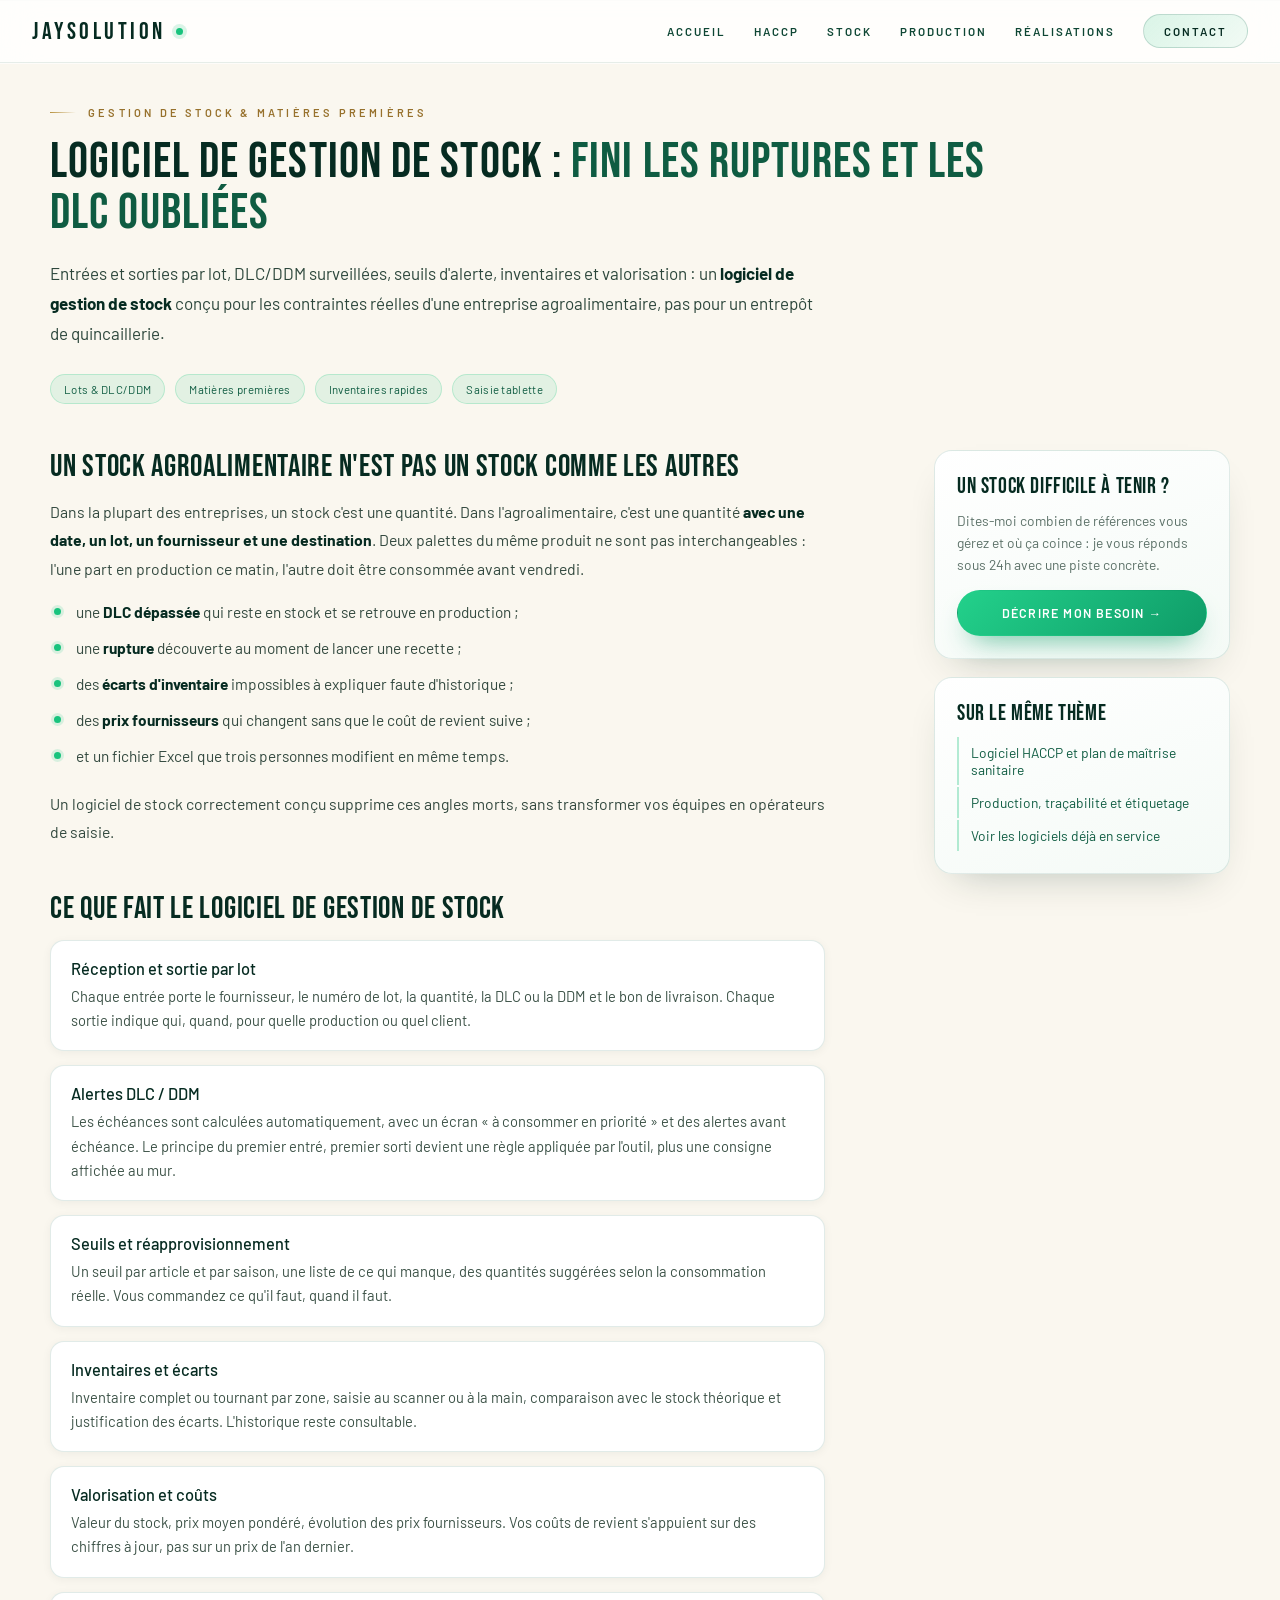
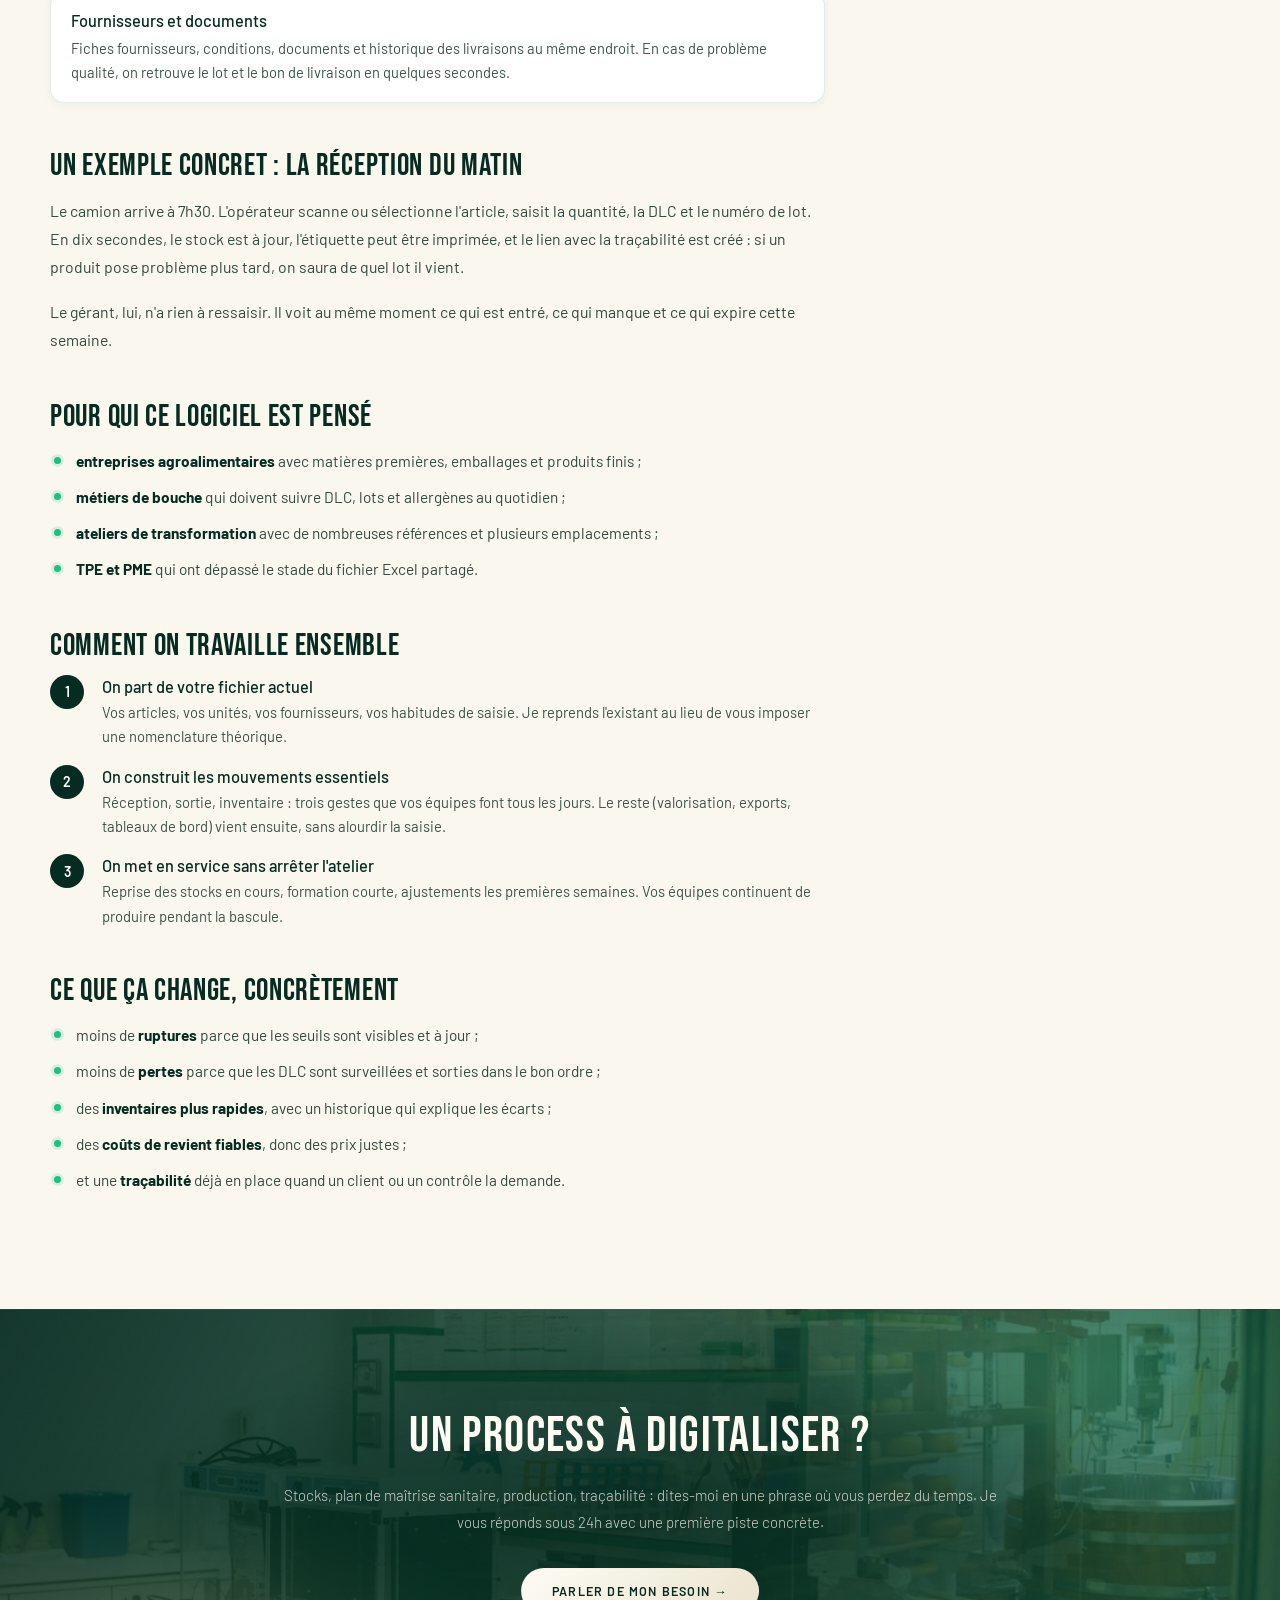
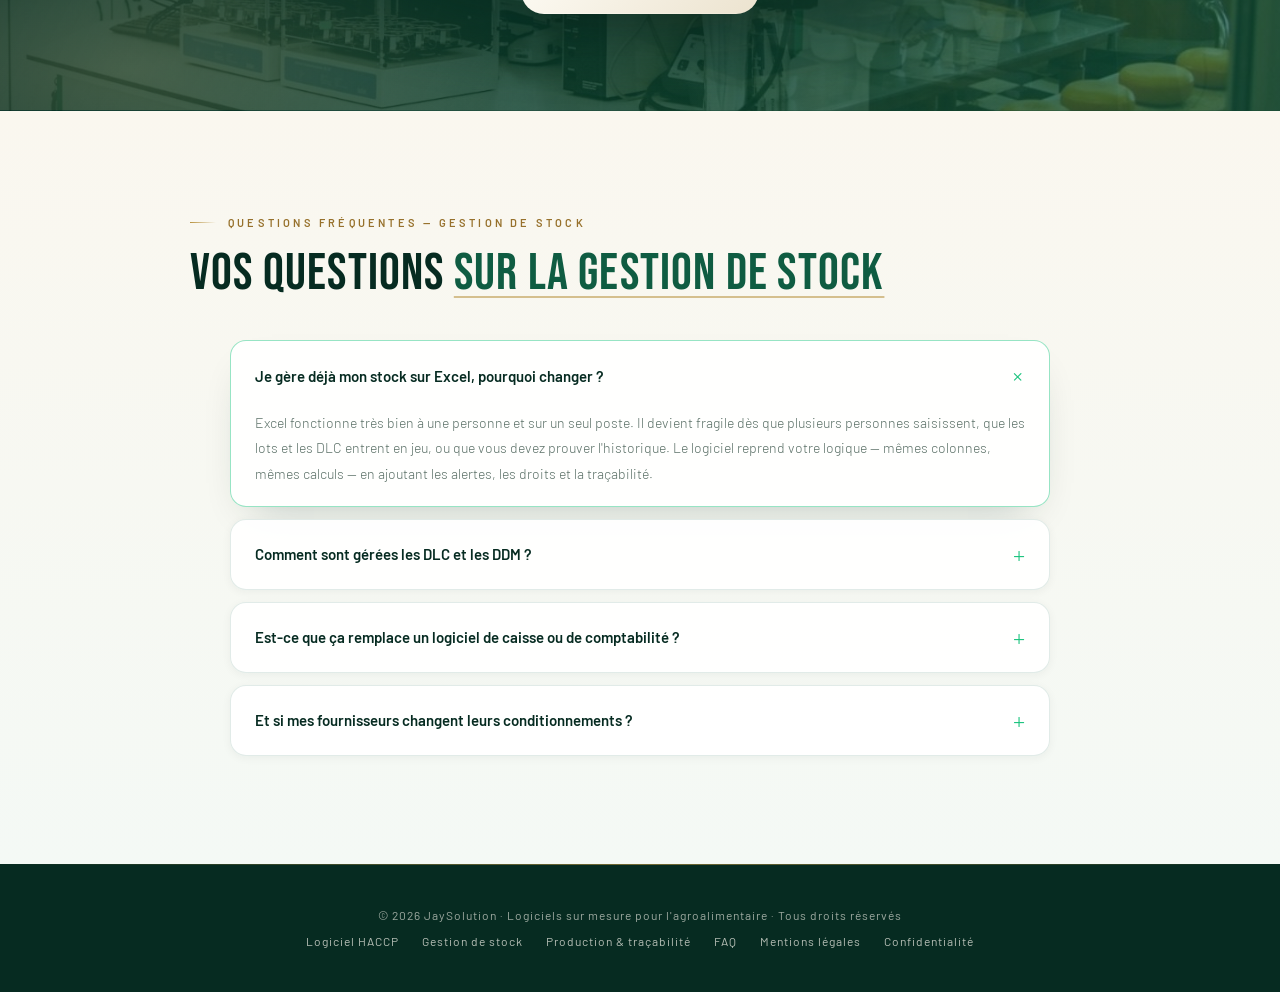
<file: stock.html>
<!DOCTYPE html>
<html lang="fr">
<head>
  <meta charset="UTF-8">
  <meta name="viewport" content="width=device-width, initial-scale=1.0">
  <title>Logiciel de gestion de stock agroalimentaire sur mesure</title>
  <meta name="description" content="Logiciel de gestion de stock agroalimentaire : entrées et sorties par lot, DLC/DDM, seuils d'alerte, inventaires et valorisation. Sur mesure.">
  <meta name="author" content="Samuel Jay — JaySolution">
  <meta name="robots" content="index, follow, max-image-preview:large">
  <meta name="geo.region" content="FR-07">
  <meta name="geo.placename" content="Saint-Martin-sur-Lavezon">
  <link rel="canonical" href="https://www.jaysolution.fr/stock.html">
  <link rel="alternate" hreflang="fr" href="https://www.jaysolution.fr/stock.html">
  <!-- Open Graph -->
  <meta property="og:type" content="website">
  <meta property="og:site_name" content="JaySolution">
  <meta property="og:locale" content="fr_FR">
  <meta property="og:title" content="Logiciel de gestion de stock agroalimentaire — JaySolution">
  <meta property="og:description" content="Lots, DLC/DDM, seuils d'alerte, inventaires, valorisation : un logiciel de gestion de stock conçu pour les contraintes réelles d'une entreprise agroalimentaire.">
  <meta property="og:url" content="https://www.jaysolution.fr/stock.html">
  <meta property="og:image" content="https://www.jaysolution.fr/og-image.jpg">
  <meta property="og:image:width" content="1200">
  <meta property="og:image:height" content="630">
  <meta property="og:image:type" content="image/jpeg">
  <meta property="og:image:alt" content="JaySolution — logiciels sur mesure pour l'agroalimentaire">
  <meta name="twitter:card" content="summary_large_image">
  <meta name="twitter:title" content="Logiciel de gestion de stock agroalimentaire — JaySolution">
  <meta name="twitter:description" content="Lots, DLC/DDM, seuils d'alerte, inventaires, valorisation : un logiciel de gestion de stock conçu pour les contraintes réelles d'une entreprise agroalimentaire.">
  <meta name="twitter:image" content="https://www.jaysolution.fr/og-image.jpg">
  <link rel="icon" type="image/svg+xml" href="data:image/svg+xml,%3Csvg xmlns='http://www.w3.org/2000/svg' viewBox='0 0 64 64'%3E%3Crect width='64' height='64' rx='14' fill='%23071f18'/%3E%3Ccircle cx='32' cy='27' r='22' fill='none' stroke='%2319c37d' stroke-width='1.2' opacity='0.25' stroke-dasharray='4 3'/%3E%3Ccircle cx='32' cy='27' r='18' fill='none' stroke='%2319c37d' stroke-width='0.8' opacity='0.12'/%3E%3Crect x='15' y='9' width='34' height='25' rx='4' fill='none' stroke='%2319c37d' stroke-width='2.5'/%3E%3Crect x='18.5' y='12.5' width='27' height='18' rx='2' fill='rgba(25,195,125,0.06)'/%3E%3Crect x='21' y='15' width='9' height='7' rx='1.5' fill='%2319c37d' opacity='0.75'/%3E%3Cline x1='33' y1='17' x2='43' y2='17' stroke='%2319c37d' stroke-width='2' stroke-linecap='round'/%3E%3Cline x1='33' y1='22' x2='41' y2='22' stroke='%2319c37d' stroke-width='2' stroke-linecap='round' opacity='0.6'/%3E%3Cline x1='20' y1='27' x2='43' y2='27' stroke='%2319c37d' stroke-width='1' stroke-linecap='round' opacity='0.2'/%3E%3Cline x1='32' y1='34' x2='32' y2='41' stroke='%2319c37d' stroke-width='2.5' stroke-linecap='round'/%3E%3Cline x1='24' y1='41' x2='40' y2='41' stroke='%2319c37d' stroke-width='2.5' stroke-linecap='round'/%3E%3C/svg%3E">
  <link rel="apple-touch-icon" href="data:image/svg+xml,%3Csvg xmlns='http://www.w3.org/2000/svg' viewBox='0 0 64 64'%3E%3Crect width='64' height='64' rx='14' fill='%23071f18'/%3E%3Ccircle cx='32' cy='27' r='22' fill='none' stroke='%2319c37d' stroke-width='1.2' opacity='0.25' stroke-dasharray='4 3'/%3E%3Ccircle cx='32' cy='27' r='18' fill='none' stroke='%2319c37d' stroke-width='0.8' opacity='0.12'/%3E%3Crect x='15' y='9' width='34' height='25' rx='4' fill='none' stroke='%2319c37d' stroke-width='2.5'/%3E%3Crect x='18.5' y='12.5' width='27' height='18' rx='2' fill='rgba(25,195,125,0.06)'/%3E%3Crect x='21' y='15' width='9' height='7' rx='1.5' fill='%2319c37d' opacity='0.75'/%3E%3Cline x1='33' y1='17' x2='43' y2='17' stroke='%2319c37d' stroke-width='2' stroke-linecap='round'/%3E%3Cline x1='33' y1='22' x2='41' y2='22' stroke='%2319c37d' stroke-width='2' stroke-linecap='round' opacity='0.6'/%3E%3Cline x1='20' y1='27' x2='43' y2='27' stroke='%2319c37d' stroke-width='1' stroke-linecap='round' opacity='0.2'/%3E%3Cline x1='32' y1='34' x2='32' y2='41' stroke='%2319c37d' stroke-width='2.5' stroke-linecap='round'/%3E%3Cline x1='24' y1='41' x2='40' y2='41' stroke='%2319c37d' stroke-width='2.5' stroke-linecap='round'/%3E%3C/svg%3E">
  <link rel="manifest" href="data:application/json,%7B%22name%22%3A%22JaySolution%22%2C%22short_name%22%3A%22JaySolution%22%2C%22start_url%22%3A%22./%22%2C%22display%22%3A%22standalone%22%2C%22background_color%22%3A%22%23071f18%22%2C%22theme_color%22%3A%22%2319c37d%22%2C%22icons%22%3A%5B%7B%22src%22%3A%22data:image/svg+xml,%253Csvg xmlns='http://www.w3.org/2000/svg' viewBox='0 0 64 64'%253E%253Crect width='64' height='64' rx='14' fill='%2523071f18'/%253E%253Ccircle cx='32' cy='27' r='22' fill='none' stroke='%252319c37d' stroke-width='1.2' opacity='0.25' stroke-dasharray='4 3'/%253E%253Ccircle cx='32' cy='27' r='18' fill='none' stroke='%252319c37d' stroke-width='0.8' opacity='0.12'/%253E%253Crect x='15' y='9' width='34' height='25' rx='4' fill='none' stroke='%252319c37d' stroke-width='2.5'/%253E%253Crect x='18.5' y='12.5' width='27' height='18' rx='2' fill='rgba(25,195,125,0.06)'/%253E%253Crect x='21' y='15' width='9' height='7' rx='1.5' fill='%252319c37d' opacity='0.75'/%253E%253Cline x1='33' y1='17' x2='43' y2='17' stroke='%252319c37d' stroke-width='2' stroke-linecap='round'/%253E%253Cline x1='33' y1='22' x2='41' y2='22' stroke='%252319c37d' stroke-width='2' stroke-linecap='round' opacity='0.6'/%253E%253Cline x1='20' y1='27' x2='43' y2='27' stroke='%252319c37d' stroke-width='1' stroke-linecap='round' opacity='0.2'/%253E%253Cline x1='32' y1='34' x2='32' y2='41' stroke='%252319c37d' stroke-width='2.5' stroke-linecap='round'/%253E%253Cline x1='24' y1='41' x2='40' y2='41' stroke='%252319c37d' stroke-width='2.5' stroke-linecap='round'/%253E%253C/svg%253E%22%2C%22sizes%22%3A%2264x64%22%2C%22type%22%3A%22image/svg+xml%22%7D%5D%7D">
  <meta name="theme-color" content="#19c37d">
  <meta name="apple-mobile-web-app-capable" content="yes">
  <meta name="apple-mobile-web-app-status-bar-style" content="black-translucent">
  <meta name="apple-mobile-web-app-title" content="JaySolution">
  <link rel="dns-prefetch" href="https://script.google.com">
  <link rel="preconnect" href="https://script.google.com">
  <link rel="preconnect" href="https://fonts.googleapis.com">
  <link rel="preconnect" href="https://fonts.gstatic.com" crossorigin>
  <link href="https://fonts.googleapis.com/css2?family=Bebas+Neue&family=Barlow:wght@300;400;500;600&display=swap" rel="stylesheet">
  <link rel="stylesheet" href="assets/style.css">
  <script type="application/ld+json">
{
  "@context": "https://schema.org",
  "@graph": [
    {
      "@type": "Service",
      "@id": "https://www.jaysolution.fr/stock.html#stock",
      "name": "Logiciel de gestion de stock agroalimentaire sur mesure",
      "serviceType": "Développement de logiciel de gestion de stock et matières premières",
      "description": "Logiciel sur mesure de gestion de stock pour l'agroalimentaire : réception et sortie par lot, suivi des DLC et DDM, seuils d'alerte, inventaires, valorisation et historique fournisseurs.",
      "url": "https://www.jaysolution.fr/stock.html",
      "provider": {
        "@type": "ProfessionalService",
        "@id": "https://www.jaysolution.fr/#org",
        "name": "JaySolution",
        "url": "https://www.jaysolution.fr/"
      },
      "areaServed": {
        "@type": "Country",
        "name": "France"
      }
    },
    {
      "@type": "FAQPage",
      "mainEntity": [
        {
          "@type": "Question",
          "name": "Je gère déjà mon stock sur Excel, pourquoi changer ?",
          "acceptedAnswer": {
            "@type": "Answer",
            "text": "Excel fonctionne très bien à une personne et sur un seul poste. Il devient fragile dès que plusieurs personnes saisissent, que les lots et les DLC entrent en jeu, ou que vous devez prouver l'historique. Le logiciel reprend votre logique — mêmes colonnes, mêmes calculs — en ajoutant les alertes, les droits et la traçabilité."
          }
        },
        {
          "@type": "Question",
          "name": "Comment sont gérées les DLC et les DDM ?",
          "acceptedAnswer": {
            "@type": "Answer",
            "text": "Chaque réception porte sa date, son lot et sa quantité. Le logiciel calcule les échéances, alerte avant que ça devienne critique, et permet de sortir en priorité ce qui expire le plus tôt. Une DLC dépassée reste visible dans l'historique : elle n'est jamais effacée."
          }
        },
        {
          "@type": "Question",
          "name": "Est-ce que ça remplace un logiciel de caisse ou de comptabilité ?",
          "acceptedAnswer": {
            "@type": "Answer",
            "text": "Non. Il gère les matières, les lots et les mouvements ; la caisse et la comptabilité restent chez leurs outils. Des exports sont prévus pour que les chiffres circulent sans double saisie."
          }
        },
        {
          "@type": "Question",
          "name": "Et si mes fournisseurs changent leurs conditionnements ?",
          "acceptedAnswer": {
            "@type": "Answer",
            "text": "C'est prévu : chaque article peut avoir plusieurs conditionnements et unités, avec des conversions. Vous saisissez en colis, en kilos ou en litres selon ce que vous avez en main, et le stock se tient dans l'unité de référence."
          }
        }
      ],
      "@id": "https://www.jaysolution.fr/stock.html#faq"
    }
  ]
}
  </script>
</head>
<body>
<header class="site-nav">
  <a href="index.html" class="nav-brand">JaySolution</a>
  <button class="nav-toggle" id="nav-toggle" aria-label="Ouvrir le menu" aria-expanded="false">
    <span></span><span></span><span></span>
  </button>
  <nav class="nav-links" id="nav-links" aria-label="Navigation principale">
    <a href="index.html">Accueil</a>
    <a href="haccp.html">HACCP</a>
    <a href="stock.html" class="active">Stock</a>
    <a href="production-tracabilite.html">Production</a>
    <a href="index.html#realisations">Réalisations</a>
    <a href="#" class="nav-contact" onclick="openForm();return false;">Contact</a>
  </nav>
</header>
<main>
<section id="stock" class="service-section alt">
  <div class="service-head reveal">
    <p class="section-label">Gestion de stock &amp; matières premières</p>
    <h1 class="page-title">Logiciel de gestion de stock : <em>fini les ruptures et les DLC oubliées</em></h1>
    <p class="page-lead">Entrées et sorties par lot, DLC/DDM surveillées, seuils d'alerte, inventaires et valorisation : un <strong>logiciel de gestion de stock</strong> conçu pour les contraintes réelles d'une entreprise agroalimentaire, pas pour un entrepôt de quincaillerie.</p>
    <div class="page-meta">
      <span>Lots &amp; DLC/DDM</span>
      <span>Matières premières</span>
      <span>Inventaires rapides</span>
      <span>Saisie tablette</span>
    </div>
  </div>
  <div class="page-grid">
    <article class="prose reveal">
      <h3>Un stock agroalimentaire n'est pas un stock comme les autres</h3>
      <p>Dans la plupart des entreprises, un stock c'est une quantité. Dans l'agroalimentaire, c'est une quantité <strong>avec une date, un lot, un fournisseur et une destination</strong>. Deux palettes du même produit ne sont pas interchangeables : l'une part en production ce matin, l'autre doit être consommée avant vendredi.</p>
      <ul>
        <li>une <strong>DLC dépassée</strong> qui reste en stock et se retrouve en production ;</li>
        <li>une <strong>rupture</strong> découverte au moment de lancer une recette ;</li>
        <li>des <strong>écarts d'inventaire</strong> impossibles à expliquer faute d'historique ;</li>
        <li>des <strong>prix fournisseurs</strong> qui changent sans que le coût de revient suive ;</li>
        <li>et un fichier Excel que trois personnes modifient en même temps.</li>
      </ul>
      <p>Un logiciel de stock correctement conçu supprime ces angles morts, sans transformer vos équipes en opérateurs de saisie.</p>

      <h3>Ce que fait le logiciel de gestion de stock</h3>
      <div class="feature-list">
        <div class="feature-item">
          <h3>Réception et sortie par lot</h3>
          <p>Chaque entrée porte le fournisseur, le numéro de lot, la quantité, la DLC ou la DDM et le bon de livraison. Chaque sortie indique qui, quand, pour quelle production ou quel client.</p>
        </div>
        <div class="feature-item">
          <h3>Alertes DLC / DDM</h3>
          <p>Les échéances sont calculées automatiquement, avec un écran « à consommer en priorité » et des alertes avant échéance. Le principe du premier entré, premier sorti devient une règle appliquée par l'outil, plus une consigne affichée au mur.</p>
        </div>
        <div class="feature-item">
          <h3>Seuils et réapprovisionnement</h3>
          <p>Un seuil par article et par saison, une liste de ce qui manque, des quantités suggérées selon la consommation réelle. Vous commandez ce qu'il faut, quand il faut.</p>
        </div>
        <div class="feature-item">
          <h3>Inventaires et écarts</h3>
          <p>Inventaire complet ou tournant par zone, saisie au scanner ou à la main, comparaison avec le stock théorique et justification des écarts. L'historique reste consultable.</p>
        </div>
        <div class="feature-item">
          <h3>Valorisation et coûts</h3>
          <p>Valeur du stock, prix moyen pondéré, évolution des prix fournisseurs. Vos coûts de revient s'appuient sur des chiffres à jour, pas sur un prix de l'an dernier.</p>
        </div>
        <div class="feature-item">
          <h3>Fournisseurs et documents</h3>
          <p>Fiches fournisseurs, conditions, documents et historique des livraisons au même endroit. En cas de problème qualité, on retrouve le lot et le bon de livraison en quelques secondes.</p>
        </div>
      </div>

      <h3>Un exemple concret : la réception du matin</h3>
      <p>Le camion arrive à 7h30. L'opérateur scanne ou sélectionne l'article, saisit la quantité, la DLC et le numéro de lot. En dix secondes, le stock est à jour, l'étiquette peut être imprimée, et le lien avec la traçabilité est créé : si un produit pose problème plus tard, on saura de quel lot il vient.</p>
      <p>Le gérant, lui, n'a rien à ressaisir. Il voit au même moment ce qui est entré, ce qui manque et ce qui expire cette semaine.</p>

      <h3>Pour qui ce logiciel est pensé</h3>
      <ul>
        <li><strong>entreprises agroalimentaires</strong> avec matières premières, emballages et produits finis ;</li>
        <li><strong>métiers de bouche</strong> qui doivent suivre DLC, lots et allergènes au quotidien ;</li>
        <li><strong>ateliers de transformation</strong> avec de nombreuses références et plusieurs emplacements ;</li>
        <li><strong>TPE et PME</strong> qui ont dépassé le stade du fichier Excel partagé.</li>
      </ul>

      <h3>Comment on travaille ensemble</h3>
      <div class="steps">
        <div class="step">
          <h3>On part de votre fichier actuel</h3>
          <p>Vos articles, vos unités, vos fournisseurs, vos habitudes de saisie. Je reprends l'existant au lieu de vous imposer une nomenclature théorique.</p>
        </div>
        <div class="step">
          <h3>On construit les mouvements essentiels</h3>
          <p>Réception, sortie, inventaire : trois gestes que vos équipes font tous les jours. Le reste (valorisation, exports, tableaux de bord) vient ensuite, sans alourdir la saisie.</p>
        </div>
        <div class="step">
          <h3>On met en service sans arrêter l'atelier</h3>
          <p>Reprise des stocks en cours, formation courte, ajustements les premières semaines. Vos équipes continuent de produire pendant la bascule.</p>
        </div>
      </div>

      <h3>Ce que ça change, concrètement</h3>
      <ul>
        <li>moins de <strong>ruptures</strong> parce que les seuils sont visibles et à jour ;</li>
        <li>moins de <strong>pertes</strong> parce que les DLC sont surveillées et sorties dans le bon ordre ;</li>
        <li>des <strong>inventaires plus rapides</strong>, avec un historique qui explique les écarts ;</li>
        <li>des <strong>coûts de revient fiables</strong>, donc des prix justes ;</li>
        <li>et une <strong>traçabilité</strong> déjà en place quand un client ou un contrôle la demande.</li>
      </ul>
    </article>
    <aside class="aside">
      <div class="aside-card">
        <h3>Un stock difficile à tenir ?</h3>
        <p>Dites-moi combien de références vous gérez et où ça coince : je vous réponds sous 24h avec une piste concrète.</p>
        <button class="btn btn-primary" onclick="openForm()">Décrire mon besoin →</button>
      </div>
      <div class="aside-card">
        <h3>Sur le même thème</h3>
        <div class="aside-links">
          <a href="haccp.html">Logiciel HACCP et plan de maîtrise sanitaire</a>
          <a href="production-tracabilite.html">Production, traçabilité et étiquetage</a>
          <a href="index.html#realisations">Voir les logiciels déjà en service</a>
        </div>
      </div>
    </aside>
  </div>
</section>

<section class="cta-band">
  <div class="cta-inner reveal">
    <h2>Un process à digitaliser ?</h2>
    <p>Stocks, plan de maîtrise sanitaire, production, traçabilité : dites-moi en une phrase où vous perdez du temps. Je vous réponds sous 24h avec une première piste concrète.</p>
    <button class="btn btn-primary" onclick="openForm()">Parler de mon besoin →</button>
  </div>
</section>

<section id="faq" class="faq-section">
  <div class="legal-section reveal">
    <p class="section-label">Questions fréquentes — gestion de stock</p>
    <h2 class="section-title">Vos questions <em>sur la gestion de stock</em></h2>
    <div class="faq-list">
<details open>
        <summary>Je gère déjà mon stock sur Excel, pourquoi changer ?</summary>
        <p>Excel fonctionne très bien à une personne et sur un seul poste. Il devient fragile dès que plusieurs personnes saisissent, que les lots et les DLC entrent en jeu, ou que vous devez prouver l'historique. Le logiciel reprend votre logique — mêmes colonnes, mêmes calculs — en ajoutant les alertes, les droits et la traçabilité.</p>
      </details>
<details>
        <summary>Comment sont gérées les DLC et les DDM ?</summary>
        <p>Chaque réception porte sa date, son lot et sa quantité. Le logiciel calcule les échéances, alerte avant que ça devienne critique, et permet de sortir en priorité ce qui expire le plus tôt. Une DLC dépassée reste visible dans l'historique : elle n'est jamais effacée.</p>
      </details>
<details>
        <summary>Est-ce que ça remplace un logiciel de caisse ou de comptabilité ?</summary>
        <p>Non. Il gère les <strong>matières, les lots et les mouvements</strong> ; la caisse et la comptabilité restent chez leurs outils. Des exports sont prévus pour que les chiffres circulent sans double saisie.</p>
      </details>
<details>
        <summary>Et si mes fournisseurs changent leurs conditionnements ?</summary>
        <p>C'est prévu : chaque article peut avoir plusieurs conditionnements et unités, avec des conversions. Vous saisissez en colis, en kilos ou en litres selon ce que vous avez en main, et le stock se tient dans l'unité de référence.</p>
      </details>
    </div>
  </div>
</section>
</main>
<footer>
  © 2026 JaySolution · Logiciels sur mesure pour l'agroalimentaire · Tous droits réservés
  <div class="footer-links">
    <a href="haccp.html">Logiciel HACCP</a>
    <a href="stock.html">Gestion de stock</a>
    <a href="production-tracabilite.html">Production &amp; traçabilité</a>
    <a href="index.html#faq">FAQ</a>
    <a href="mentions-legales.html">Mentions légales</a>
    <a href="confidentialite.html">Confidentialité</a>
  </div>
</footer>
<!-- MODAL -->
<div class="overlay" id="overlay" onclick="handleOverlayClick(event)">
  <div class="modal">
    <button class="close-btn" onclick="closeForm()">✕</button>
    <h3>Parlons de votre process</h3>
    <p class="modal-sub">Réponse sous 24h</p>

    <div class="form-group">
      <label>Nom</label>
      <input id="name" placeholder="Jean Dupont">
    </div>
    <div class="form-group">
      <label>Email</label>
      <input id="email" type="email" placeholder="jean@email.com">
    </div>
<div class="form-group">
  <label>Téléphone</label>
  <input id="phone" type="tel" placeholder="06 12 34 56 78" required>
</div>
    <div class="form-group">
      <label>Message</label>
      <textarea id="message" placeholder="Décrivez votre process : stock, HACCP, production, traçabilité…"></textarea>
    </div>

    <div class="modal-actions">
      <button class="btn btn-primary" onclick="sendForm()">Envoyer →</button>
      <button class="btn btn-outline" onclick="closeForm()">Annuler</button>
    </div>
  </div>
</div>

<div id="toast" class="toast"></div>
<script src="assets/app.js"></script>
</body>
</html>
</file>
<file: assets/style.css>
/* ══════════════════════════════════════════════════════════════════
   JAYSOLUTION — REFONTE LUMINEUSE « ATELIER AGROALIMENTAIRE »
   Palette : crème, verts d'eau, vert profond, or doux
   Photos : assets/labo.jpg · assets/atelier.jpg
   ══════════════════════════════════════════════════════════════════ */

:root{
  --green-deep:#062b21;
  --green-mid:#0e4634;
  --green-rich:#0f5c42;
  --green-vivid:#19c37d;
  --green-glow:#4fffb0;
  --gold:#b8923f;
  --gold-light:#e3c88a;
  --cream:#faf7ef;
  --paper:#ffffff;
  --mint:#e9f6ee;
  --mint-deep:#d6ece0;
  --ink:#102a21;
  --muted:#5c7168;
  --line:rgba(15,92,66,.12);
  --white:#ffffff;
  --shadow-s:0 2px 10px rgba(6,43,33,.05);
  --shadow-m:0 18px 40px -22px rgba(6,43,33,.30);
  --shadow-l:0 30px 60px -28px rgba(6,43,33,.35);
}

*,*::before,*::after{ margin:0; padding:0; box-sizing:border-box; }

html{ scroll-behavior:smooth; scroll-padding-top:86px; }

body{
  font-family:'Barlow',sans-serif;
  background:var(--cream);
  color:var(--ink);
  overflow-x:hidden;
  -webkit-font-smoothing:antialiased;
}

img{ max-width:100%; }

/* ── TYPOGRAPHIE GÉNÉRALE ── */
h1,h2,h3,h4{ font-weight:500; color:var(--green-deep); }

section{
  padding:96px 40px;
  position:relative;
}

.section-label{
  display:inline-flex;
  align-items:center;
  gap:12px;
  font-size:11px;
  font-weight:600;
  letter-spacing:3.2px;
  text-transform:uppercase;
  color:#97712c;
  margin-bottom:18px;
}
.section-label::before{
  content:"";
  width:26px;
  height:1px;
  background:linear-gradient(90deg,var(--gold),rgba(184,146,63,0));
}

.section-title{
  font-family:'Bebas Neue',sans-serif;
  font-size:clamp(32px,4.4vw,52px);
  line-height:1.02;
  letter-spacing:1.2px;
  color:var(--green-deep);
}
.section-title em{
  font-style:normal;
  color:var(--green-rich);
  text-decoration:underline;
  text-decoration-color:rgba(184,146,63,.55);
  text-decoration-thickness:1.5px;
  text-underline-offset:7px;
  text-decoration-skip-ink:none;
}

.section-intro{
  max-width:780px;
  margin-top:22px;
  font-size:15.5px;
  font-weight:300;
  line-height:1.85;
  color:var(--muted);
}

/* ── NAVIGATION ── */
.site-nav{
  position:fixed;
  top:0; left:0; right:0;
  z-index:1000;
  display:flex;
  align-items:center;
  justify-content:space-between;
  padding:14px 32px;
  background:rgba(255,255,255,.82);
  backdrop-filter:blur(18px) saturate(140%);
  -webkit-backdrop-filter:blur(18px) saturate(140%);
  border-bottom:1px solid rgba(15,92,66,.10);
  box-shadow:0 1px 0 rgba(255,255,255,.6);
}
.nav-brand{
  font-family:'Bebas Neue',sans-serif;
  font-size:24px;
  letter-spacing:3.5px;
  color:var(--green-deep);
  text-decoration:none;
  display:flex;
  align-items:center;
  gap:10px;
}
.nav-brand::after{
  content:"";
  width:7px; height:7px;
  border-radius:50%;
  background:var(--green-vivid);
  box-shadow:0 0 0 4px rgba(25,195,125,.16);
}
.nav-links{
  display:flex;
  gap:28px;
  align-items:center;
}
.nav-links a{
  position:relative;
  color:var(--green-mid);
  text-decoration:none;
  font-size:11.5px;
  letter-spacing:2px;
  text-transform:uppercase;
  font-weight:600;
  transition:color .25s;
}
.nav-links a::after{
  content:"";
  position:absolute;
  left:0; right:0; bottom:-7px;
  height:1px;
  background:var(--green-vivid);
  transform:scaleX(0);
  transform-origin:left;
  transition:transform .3s ease;
}
.nav-links a:hover{ color:var(--green-rich); }
.nav-links a:hover::after{ transform:scaleX(1); }

.nav-contact{
  color:var(--green-deep) !important;
  background:linear-gradient(135deg,rgba(25,195,125,.16),rgba(25,195,125,.06));
  border:1px solid rgba(15,92,66,.18);
  border-radius:50px;
  padding:9px 20px;
  transition:background .3s,border-color .3s,transform .3s;
}
.nav-contact:hover{
  background:rgba(25,195,125,.2);
  border-color:var(--green-vivid);
  transform:translateY(-1px);
}

.nav-toggle{
  display:none;
  flex-direction:column;
  justify-content:center;
  gap:5px;
  background:transparent;
  border:none;
  cursor:pointer;
  padding:6px;
  z-index:1001;
}
.nav-toggle span{
  display:block;
  width:24px; height:2px;
  background:var(--green-rich);
  border-radius:2px;
  transition:transform .3s,opacity .3s;
}
.nav-toggle.open span:nth-child(1){ transform:translateY(7px) rotate(45deg); }
.nav-toggle.open span:nth-child(2){ opacity:0; }
.nav-toggle.open span:nth-child(3){ transform:translateY(-7px) rotate(-45deg); }

/* ── HERO ── */
.hero{
  min-height:100vh;
  display:flex;
  flex-direction:column;
  align-items:center;
  justify-content:center;
  text-align:center;
  padding:150px 40px 90px;
  position:relative;
  overflow:hidden;
  background:
    radial-gradient(ellipse 70% 55% at 18% 12%, rgba(25,195,125,.16) 0%, transparent 68%),
    radial-gradient(ellipse 55% 45% at 88% 82%, rgba(227,200,138,.35) 0%, transparent 70%),
    linear-gradient(180deg,#f4faf6 0%,var(--cream) 62%,#f6f3e9 100%);
}
/* bande photo d'atelier sur le bord droit */
.hero-photo{
  position:absolute;
  top:0; right:0; bottom:0;
  width:min(29vw,400px);
  z-index:1;
  overflow:hidden;
  -webkit-mask-image:linear-gradient(90deg,transparent 0%,rgba(0,0,0,.35) 38%,#000 78%);
  mask-image:linear-gradient(90deg,transparent 0%,rgba(0,0,0,.35) 38%,#000 78%);
}
.hero-photo img{
  width:100%; height:100%;
  object-fit:cover;
  filter:saturate(.92) brightness(1.05) contrast(.96);
}
.hero-photo::after{
  content:"";
  position:absolute;
  inset:0;
  background:
    linear-gradient(180deg,rgba(250,247,239,.68) 0%,rgba(250,247,239,.08) 34%,rgba(230,246,238,.22) 72%,rgba(250,247,239,.75) 100%),
    linear-gradient(90deg,rgba(25,195,125,.10),rgba(6,43,33,.22));
  pointer-events:none;
}
/* voile lumineux + grille technique */
.hero::after{
  content:"";
  position:absolute;
  inset:0;
  background:
    repeating-linear-gradient(0deg,rgba(15,92,66,.045) 0 1px,transparent 1px 76px),
    repeating-linear-gradient(90deg,rgba(15,92,66,.045) 0 1px,transparent 1px 76px),
    radial-gradient(ellipse 62% 58% at 46% 48%,rgba(250,247,239,.95) 0%,rgba(250,247,239,.78) 52%,rgba(250,247,239,.30) 78%,transparent 100%);
  z-index:0;
  pointer-events:none;
}

.hero-ring{
  position:absolute;
  border-radius:50%;
  border:1px solid rgba(15,92,66,.10);
  animation:expandRing 9s ease-out infinite;
  z-index:1;
}
.hero-ring:nth-child(1){ width:400px; height:400px; animation-delay:0s; }
.hero-ring:nth-child(2){ width:650px; height:650px; animation-delay:3s; border-color:rgba(184,146,63,.18); }
.hero-ring:nth-child(3){ width:900px; height:900px; animation-delay:6s; }
@keyframes expandRing{
  0%   { opacity:.55; transform:scale(.88); }
  100% { opacity:0;   transform:scale(1.14); }
}

.hero-logo-wrap,
.hero-brand,
.hero-description,
.hero-cta{
  position:relative;
  z-index:2;
}
.hero-logo-wrap{
  opacity:0;
  animation:fadeUp .9s .35s forwards;
}
.hero-svg{
  width:clamp(210px,40vw,300px);
  height:auto;
  filter:drop-shadow(0 16px 34px rgba(15,92,66,.20));
}

.hero-brand{
  margin-top:4px;
  opacity:0;
  animation:fadeUp .9s .55s forwards;
}
.hero-name{
  font-family:'Barlow',sans-serif;
  font-weight:700;
  font-size:clamp(38px,7vw,66px);
  color:var(--green-deep);
  letter-spacing:-.5px;
  line-height:1;
  margin:0 0 10px;
}
.hero-subtitle{
  display:block;
  font-family:'Barlow',sans-serif;
  font-size:clamp(12px,1.6vw,15px);
  font-weight:600;
  letter-spacing:2.6px;
  text-transform:uppercase;
  color:#96712c;
  margin-top:16px;
  line-height:1.5;
}
.hero-tagline{
  font-family:'Barlow',sans-serif;
  font-weight:600;
  font-size:12.5px;
  letter-spacing:1.8px;
  color:var(--green-rich);
  margin-bottom:0;
  line-height:1.7;
  max-width:860px;
  text-transform:uppercase;
}
.hero-divider{
  width:64px; height:2px;
  background:linear-gradient(90deg,var(--green-vivid),var(--gold));
  margin:32px auto;
  opacity:0;
  animation:fadeUp .9s .8s forwards;
}
.hero-description{
  max-width:690px;
  margin:26px auto 0;
  font-size:17px;
  line-height:1.75;
  color:#25443a;
  font-weight:400;
  letter-spacing:.2px;
  text-align:center;
  opacity:0;
  animation:fadeUp .9s .75s forwards;
}
.hero-description.secondary{
  margin-top:14px;
  font-size:14.5px;
  line-height:1.8;
  color:var(--muted);
  animation-delay:.85s;
}
.hero-cta{
  display:flex;
  gap:16px;
  justify-content:center;
  flex-wrap:wrap;
  margin-top:38px;
  opacity:0;
  animation:fadeUp .9s 1s forwards;
}
@keyframes fadeUp{
  from{ opacity:0; transform:translateY(24px); }
  to  { opacity:1; transform:translateY(0); }
}

/* ── BOUTONS ── */
.btn{
  display:inline-flex;
  align-items:center;
  justify-content:center;
  gap:8px;
  padding:14px 30px;
  border-radius:50px;
  font-family:'Barlow',sans-serif;
  font-size:12.5px;
  font-weight:600;
  letter-spacing:1.2px;
  text-transform:uppercase;
  cursor:pointer;
  transition:all .3s ease;
  border:1px solid transparent;
  text-decoration:none;
}
.btn-primary{
  background:linear-gradient(135deg,#23d18b 0%,#0f9c68 100%);
  color:#fff;
  box-shadow:0 14px 28px -14px rgba(15,156,104,.85);
}
.btn-primary:hover{
  transform:translateY(-2px);
  box-shadow:0 20px 34px -14px rgba(15,156,104,.9);
}
.btn-outline{
  background:rgba(255,255,255,.72);
  color:var(--green-rich);
  border-color:rgba(15,92,66,.20);
  backdrop-filter:blur(6px);
}
.btn-outline:hover{
  background:#fff;
  border-color:var(--green-vivid);
  color:var(--green-deep);
  transform:translateY(-2px);
}

/* ── EXPERTISE ── */
.expertise-section{
  background:
    linear-gradient(180deg,#f2faf5 0%,#ffffff 55%,#f7fbf8 100%);
  border-top:1px solid rgba(15,92,66,.07);
}
.expertise-section::before{
  content:"";
  position:absolute;
  inset:0;
  background-image:
    linear-gradient(rgba(15,92,66,.05) 1px,transparent 1px),
    linear-gradient(90deg,rgba(15,92,66,.05) 1px,transparent 1px);
  background-size:72px 72px;
  -webkit-mask-image:radial-gradient(ellipse 70% 60% at 50% 0%,#000 0%,transparent 75%);
  mask-image:radial-gradient(ellipse 70% 60% at 50% 0%,#000 0%,transparent 75%);
  pointer-events:none;
}
.expertise-header{
  position:relative;
  max-width:1200px;
  margin:0 auto 52px;
}
.expertise-intro{
  max-width:820px;
  margin-top:22px;
  font-size:15.5px;
  font-weight:300;
  line-height:1.85;
  color:var(--muted);
}
.expertise-grid{
  position:relative;
  max-width:1200px;
  margin:0 auto;
  display:grid;
  grid-template-columns:repeat(auto-fit,minmax(300px,1fr));
  gap:24px;
}
.expertise-card{
  background:rgba(255,255,255,.86);
  border:1px solid rgba(15,92,66,.10);
  border-radius:22px;
  padding:30px 28px;
  backdrop-filter:blur(8px);
  box-shadow:var(--shadow-s);
  transition:transform .4s cubic-bezier(.25,.46,.45,.94),border-color .4s,box-shadow .4s;
}
.expertise-card:hover{
  transform:translateY(-6px);
  border-color:rgba(25,195,125,.45);
  box-shadow:var(--shadow-m);
}
.expertise-icon{
  width:46px; height:46px;
  display:flex;
  align-items:center;
  justify-content:center;
  color:var(--green-rich);
  border-radius:14px;
  margin-bottom:20px;
  background:linear-gradient(150deg,#ffffff,#e4f5ec);
  border:1px solid rgba(15,92,66,.12);
  box-shadow:0 8px 18px -12px rgba(15,92,66,.55);
}
.expertise-icon svg{
  width:22px;
  height:22px;
  display:block;
  stroke:currentColor;
  fill:none;
  stroke-width:1.6;
  stroke-linecap:round;
  stroke-linejoin:round;
}
.expertise-card h3{
  font-family:'Bebas Neue',sans-serif;
  font-size:25px;
  letter-spacing:1.2px;
  line-height:1.15;
  margin-bottom:12px;
  color:var(--green-deep);
}
.expertise-card p{
  font-size:14.5px;
  font-weight:300;
  line-height:1.78;
  color:var(--muted);
}
.expertise-tags{
  position:relative;
  max-width:1200px;
  margin:44px auto 0;
  display:flex;
  flex-wrap:wrap;
  gap:10px;
}
.expertise-tags span{
  font-size:10.5px;
  font-weight:600;
  letter-spacing:2px;
  text-transform:uppercase;
  color:var(--green-rich);
  border:1px solid rgba(15,92,66,.15);
  border-radius:50px;
  padding:9px 17px;
  background:rgba(255,255,255,.7);
}
.expertise-cta{
  position:relative;
  overflow:hidden;
  max-width:1200px;
  margin:44px auto 0;
  padding:38px 40px;
  display:flex;
  flex-wrap:wrap;
  align-items:center;
  justify-content:space-between;
  gap:26px;
  border:1px solid rgba(15,92,66,.10);
  border-radius:26px;
  background:linear-gradient(120deg,#ffffff 0%,#eef9f2 62%,#e3f3ea 100%);
  box-shadow:var(--shadow-s);
}
.expertise-cta p{
  position:relative;
  max-width:620px;
  font-size:14.5px;
  font-weight:300;
  line-height:1.8;
  color:#33544a;
}
.expertise-cta .btn{ position:relative; }

/* ── À PROPOS ── */
.apropos-section{
  background:
    radial-gradient(ellipse 50% 60% at 8% 20%, rgba(25,195,125,.12) 0%, transparent 65%),
    radial-gradient(ellipse 40% 50% at 95% 90%, rgba(227,200,138,.30) 0%, transparent 70%),
    var(--cream);
  border-top:1px solid rgba(15,92,66,.07);
}
.apropos-inner{
  max-width:1140px;
  margin:0 auto;
  display:grid;
  grid-template-columns:340px 1fr;
  gap:70px;
  align-items:center;
}
.apropos-photo{
  position:relative;
  aspect-ratio:1/1;
  border-radius:50%;
  overflow:hidden;
  background:
    radial-gradient(circle at 30% 25%, #ffffff 0%, #e6f5ec 55%, #d3e9dd 100%);
  border:1px solid rgba(15,92,66,.12);
  box-shadow:
    0 30px 60px -30px rgba(6,43,33,.45),
    inset 0 0 0 8px rgba(255,255,255,.55);
}
.apropos-photo::after{
  content:"";
  position:absolute;
  inset:10px;
  border-radius:50%;
  border:1px solid rgba(184,146,63,.30);
  pointer-events:none;
}
.apropos-photo img{
  width:100%;
  height:100%;
  object-fit:cover;
  filter:grayscale(1) contrast(1.04) brightness(1.04);
  mix-blend-mode:multiply;
  -webkit-mask-image:radial-gradient(circle at 50% 45%,#000 58%,transparent 76%);
  mask-image:radial-gradient(circle at 50% 45%,#000 58%,transparent 76%);
}
.apropos-text p{
  font-size:15px;
  font-weight:300;
  line-height:1.85;
  color:#33544a;
  margin-bottom:16px;
}
.apropos-text strong{ color:var(--green-deep); font-weight:600; }
.apropos-badges{
  display:flex;
  gap:10px;
  flex-wrap:wrap;
  margin-top:26px;
}
.apropos-badge{
  font-size:10.5px;
  font-weight:600;
  letter-spacing:2px;
  text-transform:uppercase;
  color:var(--green-rich);
  border:1px solid rgba(15,92,66,.16);
  border-radius:50px;
  padding:9px 16px;
  background:rgba(255,255,255,.75);
}

/* ── RÉALISATIONS ── */
.apps-section{
  background:
    linear-gradient(180deg,#ffffff 0%,#fbf9f2 60%,#f7f4ea 100%);
  border-top:1px solid rgba(15,92,66,.07);
}
.apps-header{
  max-width:1200px;
  margin:0 auto 56px;
}
#apps{
  max-width:1200px;
  margin:0 auto;
}

.category-block{ margin-bottom:80px; }
.category-block:last-child{ margin-bottom:0; }
.category-header{ margin-bottom:28px; }
.category-header h3{
  font-family:'Bebas Neue',sans-serif;
  font-size:36px;
  letter-spacing:2px;
  margin-bottom:10px;
  color:var(--green-deep);
}
.category-line{
  width:100%;
  max-width:220px;
  height:2px;
  background:linear-gradient(90deg,var(--green-vivid),rgba(184,146,63,.45) 60%,transparent);
}
.category-grid{
  display:grid;
  grid-template-columns:repeat(auto-fit,minmax(320px,1fr));
  gap:28px;
}
.skeleton-grid{
  max-width:1200px;
  margin:0 auto;
  display:grid;
  grid-template-columns:repeat(auto-fit,minmax(320px,1fr));
  gap:28px;
}
.skeleton-card{
  height:260px;
  border-radius:22px;
  background:linear-gradient(90deg,rgba(15,92,66,.05) 25%,rgba(15,92,66,.11) 50%,rgba(15,92,66,.05) 75%);
  background-size:200% 100%;
  animation:shimmer 1.5s infinite;
}
@keyframes shimmer{
  from{ background-position:200% 0; }
  to  { background-position:-200% 0; }
}
#apps-loader{ display:none; }

/* ── CARTES RÉALISATIONS ── */
.card{
  position:relative;
  display:flex;
  flex-direction:column;
  background:rgba(255,255,255,.95);
  border:1px solid rgba(15,92,66,.10);
  border-radius:24px;
  overflow:hidden;
  box-shadow:var(--shadow-s);
  transition:transform .4s cubic-bezier(.25,.46,.45,.94),box-shadow .4s,border-color .4s;
}
.card:hover{
  transform:translateY(-6px);
  border-color:rgba(25,195,125,.40);
  box-shadow:var(--shadow-l);
}
.card-img-wrap{
  position:relative;
  overflow:hidden;
  height:150px;
  display:flex;
  align-items:center;
  justify-content:center;
  background:
    radial-gradient(ellipse at 50% 45%, rgba(25,195,125,.22) 0%, rgba(6,43,33,0) 72%),
    linear-gradient(160deg,#124a38 0%,#0a2e24 100%);
}
.card-img-wrap img{
  width:100%;
  height:100%;
  object-fit:contain;
  padding:14px;
  filter:drop-shadow(0 10px 18px rgba(0,0,0,.35));
  transition:transform .5s ease;
}
.card-img-wrap .card-placeholder-svg{
  width:84px;
  height:auto;
  filter:drop-shadow(0 10px 18px rgba(0,0,0,.35));
}
.card:hover .card-img-wrap img{ transform:scale(1.05); }
.card-img-wrap::after{
  content:"";
  position:absolute;
  bottom:0; left:0; right:0;
  height:46px;
  background:linear-gradient(transparent,rgba(10,46,36,.55));
  pointer-events:none;
}
.card-body{ padding:26px; display:flex; flex-direction:column; flex:1; }
.card-body h3{
  font-family:'Bebas Neue',sans-serif;
  font-size:24px;
  letter-spacing:1px;
  line-height:1.15;
  color:var(--green-deep);
  margin-bottom:8px;
}
.card-price{
  font-size:13px;
  font-weight:600;
  color:#0d8a5d;
  letter-spacing:.4px;
  margin-bottom:14px;
}
.card-body p.desc{
  font-size:13.5px;
  font-weight:300;
  line-height:1.75;
  color:var(--muted);
  display:-webkit-box;
  -webkit-line-clamp:4;
  -webkit-box-orient:vertical;
  overflow:hidden;
}
.card-body p.expanded{ -webkit-line-clamp:unset; }
.read-more{
  margin-top:10px;
  font-size:11.5px;
  font-weight:600;
  letter-spacing:1px;
  text-transform:uppercase;
  color:var(--green-rich);
  cursor:pointer;
  display:inline-block;
  margin-bottom:14px;
  transition:color .25s;
}
.read-more:hover{ color:var(--green-vivid); text-decoration:underline; }
.card iframe{
  width:100%;
  height:200px;
  border:none;
  border-radius:14px;
  margin-bottom:18px;
  background:#000;
}
.card iframe:empty{ display:none; }
.card-actions{
  display:flex;
  gap:8px;
  flex-wrap:wrap;
  margin-top:auto;
}
.card-actions .btn{
  flex:1 1 auto;
  padding:11px 13px;
  font-size:10.5px;
  letter-spacing:.6px;
  white-space:nowrap;
}

/* ── FILTRES ── */
#category-filter,
#type-filter{
  appearance:none;
  -webkit-appearance:none;
  padding:13px 44px 13px 20px;
  border-radius:50px;
  border:1px solid rgba(15,92,66,.18);
  background-color:#ffffff;
  background-image:url("data:image/svg+xml,%3Csvg xmlns='http://www.w3.org/2000/svg' width='12' height='8' viewBox='0 0 12 8'%3E%3Cpath d='M1 1.5 6 6.5l5-5' fill='none' stroke='%230f5c42' stroke-width='1.6' stroke-linecap='round'/%3E%3C/svg%3E");
  background-repeat:no-repeat;
  background-position:right 20px center;
  color:var(--green-deep);
  font-family:'Barlow',sans-serif;
  font-size:11.5px;
  font-weight:600;
  letter-spacing:1.2px;
  text-transform:uppercase;
  cursor:pointer;
  box-shadow:var(--shadow-s);
  transition:border-color .25s,box-shadow .25s;
}
#category-filter:hover,
#type-filter:hover{
  border-color:var(--green-vivid);
  box-shadow:0 8px 20px -14px rgba(15,92,66,.6);
}
#category-filter:focus,
#type-filter:focus{
  outline:none;
  border-color:var(--green-vivid);
  box-shadow:0 0 0 4px rgba(25,195,125,.15);
}
#category-filter option,
#type-filter option{
  background:#ffffff;
  color:var(--ink);
}

/* ── BANDE CTA ── */
.cta-band{
  position:relative;
  overflow:hidden;
  padding:96px 40px;
  background:
    linear-gradient(118deg,rgba(6,43,33,.90) 0%,rgba(11,64,46,.74) 46%,rgba(15,92,66,.60) 100%),
    url("bande-cta.jpg") center 62% / cover no-repeat;
  border-top:1px solid rgba(15,92,66,.12);
  border-bottom:1px solid rgba(15,92,66,.12);
  text-align:center;
}
.cta-band::before{
  content:"";
  position:absolute;
  inset:0;
  background:
    radial-gradient(ellipse 40% 60% at 85% 15%,rgba(79,255,176,.16) 0%,transparent 65%),
    radial-gradient(ellipse 45% 60% at 10% 90%,rgba(227,200,138,.18) 0%,transparent 70%);
  pointer-events:none;
}
.cta-inner{
  position:relative;
  isolation:isolate;
  max-width:720px;
  margin:0 auto;
  text-align:center;
}
/* voile local derrière le texte, pour rester lisible sur les deux univers */
.cta-inner::before{
  content:"";
  position:absolute;
  z-index:-1;
  left:50%; top:50%;
  width:130%;
  height:170%;
  transform:translate(-50%,-50%);
  background:radial-gradient(ellipse at center,rgba(5,37,28,.68) 0%,rgba(6,43,33,.42) 46%,rgba(6,43,33,0) 74%);
  filter:blur(10px);
  pointer-events:none;
}
.cta-inner h2{
  font-family:'Bebas Neue',sans-serif;
  font-size:clamp(32px,4.4vw,50px);
  letter-spacing:1.4px;
  color:#fdfbf4;
  margin-bottom:16px;
}
.cta-inner p{
  font-size:15px;
  font-weight:300;
  color:rgba(250,247,239,.82);
  margin-bottom:32px;
  line-height:1.8;
}
.cta-band .btn-primary{
  background:linear-gradient(135deg,#fdfbf4,#ece3cf);
  color:var(--green-deep);
  box-shadow:0 18px 36px -20px rgba(0,0,0,.7);
}
.cta-band .btn-primary:hover{
  background:#ffffff;
  box-shadow:0 22px 40px -18px rgba(0,0,0,.75);
}

/* ── FAQ ── */
.faq-section{
  background:linear-gradient(180deg,#faf7ef 0%,#f4f9f5 100%);
}
.faq-section .legal-section{
  max-width:900px;
  margin:0 auto;
}
.faq-list{
  max-width:820px;
  margin:40px auto 0;
}
.faq-list details{
  border:1px solid rgba(15,92,66,.12);
  border-radius:16px;
  margin-bottom:12px;
  background:rgba(255,255,255,.92);
  box-shadow:var(--shadow-s);
  transition:border-color .3s,box-shadow .3s;
}
.faq-list details[open]{
  border-color:rgba(25,195,125,.45);
  box-shadow:var(--shadow-m);
}
.faq-list summary{
  cursor:pointer;
  padding:20px 24px;
  font-weight:600;
  font-size:15px;
  color:var(--green-deep);
  list-style:none;
  display:flex;
  justify-content:space-between;
  align-items:center;
  gap:12px;
  user-select:none;
}
.faq-list summary::-webkit-details-marker{ display:none; }
.faq-list summary::after{
  content:"+";
  color:var(--green-vivid);
  font-size:24px;
  font-weight:300;
  transition:transform .3s;
  flex-shrink:0;
}
.faq-list details[open] summary::after{ transform:rotate(45deg); }
.faq-list details p{
  padding:0 24px 20px;
  font-size:14px;
  font-weight:300;
  line-height:1.8;
  color:var(--muted);
}
.faq-list details a{ color:var(--green-rich); text-decoration:underline; }

/* ── MENTIONS / CONFIDENTIALITÉ ── */
#legal{
  background:linear-gradient(180deg,#ffffff 0%,#f3f8f4 100%);
  border-top:1px solid rgba(15,92,66,.07);
}
#legal .legal-section{
  max-width:1000px;
  margin:0 auto;
}
.legal-buttons{
  display:flex;
  gap:16px;
  justify-content:center;
  margin-bottom:30px;
  flex-wrap:wrap;
}
.legal-toggle{
  display:flex;
  align-items:center;
  gap:8px;
  padding:13px 22px;
  border-radius:50px;
  border:1px solid rgba(15,92,66,.18);
  background:rgba(255,255,255,.85);
  color:var(--green-deep);
  font-family:'Barlow',sans-serif;
  font-size:11.5px;
  font-weight:600;
  letter-spacing:1.6px;
  text-transform:uppercase;
  cursor:pointer;
  box-shadow:var(--shadow-s);
  transition:.3s;
}
.legal-toggle:hover{
  border-color:var(--green-vivid);
  background:#ffffff;
  transform:translateY(-1px);
}
.legal-toggle.active{
  background:linear-gradient(135deg,var(--green-vivid),#0fa86a);
  border-color:transparent;
  color:#ffffff;
  box-shadow:0 14px 28px -16px rgba(15,156,104,.9);
}
.legal-toggle span{ transition:transform .3s; }
.legal-toggle.active span{ transform:rotate(180deg); }

.legal-content{
  max-height:0;
  overflow:hidden;
  opacity:0;
  transition:all .4s ease;
}
.legal-content.active{
  max-height:900px;
  opacity:1;
  margin-top:20px;
  background:rgba(255,255,255,.75);
  border:1px solid rgba(15,92,66,.10);
  border-radius:20px;
  padding:34px 36px;
}
.legal-content h2{
  font-family:'Bebas Neue',sans-serif;
  font-size:30px;
  letter-spacing:1px;
  color:var(--green-deep);
  margin-bottom:18px;
}
.legal-content p,
.legal-content li{
  font-size:13.5px;
  line-height:1.8;
  color:var(--muted);
  margin-bottom:12px;
}
.legal-content strong{ color:var(--green-deep); }
.legal-content a{ color:var(--green-rich); }
.legal-grid{
  display:grid;
  grid-template-columns:1fr 1fr;
  gap:50px;
  margin-top:28px;
}
.legal-grid h3{
  font-family:'Bebas Neue',sans-serif;
  font-size:24px;
  letter-spacing:1px;
  color:var(--green-deep);
  margin-bottom:14px;
}

/* ── FOOTER ── */
footer{
  position:relative;
  text-align:center;
  padding:44px 40px;
  font-size:12px;
  letter-spacing:1px;
  color:rgba(250,247,239,.62);
  background:var(--green-deep);
}
footer::before{
  content:"";
  position:absolute;
  top:0; left:0; right:0;
  height:1px;
  background:linear-gradient(90deg,transparent,rgba(184,146,63,.6),transparent);
}
.footer-links{ margin-top:12px; }
.footer-links a{
  color:rgba(250,247,239,.72);
  margin:0 10px;
  text-decoration:none;
  font-size:12px;
  border-bottom:1px solid transparent;
  transition:color .25s,border-color .25s;
}
.footer-links a:hover{
  color:var(--gold-light);
  border-color:rgba(227,200,138,.5);
}

/* ── MODAL ── */
.overlay{
  display:none;
  position:fixed;
  inset:0;
  background:rgba(6,43,33,.45);
  backdrop-filter:blur(9px);
  -webkit-backdrop-filter:blur(9px);
  z-index:2000;
  align-items:center;
  justify-content:center;
  padding:24px;
}
.overlay.active{ display:flex; }
.modal{
  position:relative;
  background:linear-gradient(170deg,#ffffff 0%,#fbfdf9 100%);
  border:1px solid rgba(255,255,255,.9);
  border-radius:26px;
  padding:46px 44px 40px;
  width:100%;
  max-width:460px;
  box-shadow:0 40px 90px -40px rgba(6,43,33,.6),0 0 0 1px rgba(15,92,66,.06);
  max-height:90vh;
  overflow-y:auto;
}
.modal::before{
  content:"";
  position:absolute;
  top:0; left:0; right:0;
  height:3px;
  border-radius:26px 26px 0 0;
  background:linear-gradient(90deg,var(--green-vivid),var(--gold-light));
}
.modal h3{
  font-family:'Bebas Neue',sans-serif;
  font-size:32px;
  letter-spacing:1px;
  color:var(--green-deep);
  margin-bottom:6px;
}
.modal-sub{
  font-size:12.5px;
  letter-spacing:.6px;
  color:var(--muted);
  margin-bottom:26px;
}
.form-group{ margin-bottom:16px; }
.form-group label{
  display:block;
  font-size:10.5px;
  font-weight:600;
  letter-spacing:1.8px;
  text-transform:uppercase;
  color:var(--green-rich);
  margin-bottom:7px;
}
.form-group input,
.form-group textarea{
  width:100%;
  padding:13px 16px;
  border-radius:12px;
  border:1px solid rgba(15,92,66,.16);
  background-color:#fbfdfb;
  color:var(--ink);
  font-family:'Barlow',sans-serif;
  font-size:14.5px;
  transition:border-color .25s,box-shadow .25s,background .25s;
}
.form-group input::placeholder,
.form-group textarea::placeholder{ color:#9db0a8; }
.form-group input:focus,
.form-group textarea:focus{
  outline:none;
  background:#ffffff;
  border-color:var(--green-vivid);
  box-shadow:0 0 0 4px rgba(25,195,125,.13);
}
.form-group textarea{
  min-height:110px;
  resize:vertical;
}
.modal-actions{
  display:flex;
  gap:10px;
  margin-top:24px;
}
.modal-actions .btn{ flex:1; }
.close-btn{
  position:absolute;
  top:16px; right:18px;
  width:34px; height:34px;
  display:flex;
  align-items:center;
  justify-content:center;
  border-radius:50%;
  border:1px solid rgba(15,92,66,.12);
  background:#ffffff;
  color:var(--green-rich);
  font-size:14px;
  cursor:pointer;
  transition:background .25s,transform .25s,color .25s;
}
.close-btn:hover{
  background:var(--mint);
  color:var(--green-deep);
  transform:rotate(90deg);
}

/* ── TOAST ── */
.toast{
  position:fixed;
  bottom:24px; right:24px;
  background:#ffffff;
  border:1px solid rgba(25,195,125,.35);
  color:var(--green-deep);
  padding:15px 20px;
  border-radius:14px;
  font-size:13.5px;
  box-shadow:0 20px 40px -20px rgba(6,43,33,.45);
  opacity:0;
  transform:translateY(20px);
  pointer-events:none;
  transition:all .35s ease;
  z-index:3000;
  max-width:320px;
}
.toast.show{
  opacity:1;
  transform:translateY(0);
}

/* ── ANIMATION D'APPARITION ── */
.reveal{
  opacity:0;
  transform:translateY(26px);
  transition:opacity .7s ease,transform .7s cubic-bezier(.25,.46,.45,.94);
}
.reveal.visible{
  opacity:1;
  transform:translateY(0);
}

/* ── RESPONSIVE ── */
@media (max-width:1200px){
  .hero-photo{ width:23vw; }
}

@media (max-width:1024px){
  .apropos-inner{
    grid-template-columns:280px 1fr;
    gap:44px;
  }
}

@media (max-width:880px){
  .section-title em{ text-decoration:none; }
  .cta-band{
    background:
      linear-gradient(180deg,rgba(6,43,33,.88) 0%,rgba(10,58,42,.82) 100%),
      url("bande-cta.jpg") 82% 72% / cover no-repeat;
  }
  .cta-inner::before{
    width:118%;
    height:145%;
    background:radial-gradient(ellipse at center,rgba(5,37,28,.58) 0%,rgba(6,43,33,.30) 48%,rgba(6,43,33,0) 76%);
  }
  section{ padding:72px 26px; }
  .hero{ padding:130px 26px 70px; }
  .hero-photo{ display:none; }
  .apropos-inner{
    grid-template-columns:1fr;
    gap:38px;
  }
  .apropos-photo{
    max-width:280px;
    margin:0 auto;
  }
  .expertise-cta{
    padding:30px 26px;
    flex-direction:column;
    align-items:flex-start;
  }
  .cta-band{ padding:76px 26px; }
  .legal-grid{ grid-template-columns:1fr; gap:30px; }
  .nav-toggle{ display:flex; }
  .nav-links{
    display:none;
    position:fixed;
    top:64px; left:0; right:0;
    flex-direction:column;
    align-items:stretch;
    gap:0;
    background:rgba(255,255,255,.98);
    backdrop-filter:blur(18px);
    border-bottom:1px solid rgba(15,92,66,.12);
    box-shadow:0 24px 40px -30px rgba(6,43,33,.5);
    padding:8px 0 14px;
  }
  .nav-links.open{ display:flex; }
  .nav-links a{
    width:100%;
    text-align:left;
    padding:15px 28px;
    border-top:1px solid rgba(15,92,66,.06);
    font-size:12px;
  }
  .nav-links a::after{ display:none; }
  .nav-contact{
    border:none;
    border-radius:0;
    padding:15px 28px;
    background:transparent;
  }
}

@media (max-width:640px){
  section{ padding:64px 20px; }
  .hero{ padding:120px 20px 60px; }
  .hero-tagline{ font-size:11px; letter-spacing:1.4px; }
  .hero-description{ font-size:15.5px; }
  .hero-description.secondary{ font-size:13.5px; }
  .hero-cta{ width:100%; }
  .hero-cta .btn{ flex:1 1 100%; }
  .modal{ margin:0; padding:38px 24px 30px; border-radius:22px; }
  .legal-content.active{ padding:26px 22px; }
  .expertise-card{ padding:24px 22px; }
  .category-grid{ grid-template-columns:1fr; }
  .card-actions .btn{ flex:1 1 100%; font-size:11px; }
  .cta-inner p{ font-size:14px; }
}

/* ══════════════════════════════════════════════════════════════════
   PAGES INTERNES — gabarit article / service
   ══════════════════════════════════════════════════════════════════ */

.page-hero{
  padding:150px 40px 62px;
  background:
    radial-gradient(ellipse at 80% 0%, rgba(25,195,125,.13) 0%, rgba(233,246,238,0) 58%),
    linear-gradient(180deg,#ffffff 0%,var(--cream) 100%);
  border-bottom:1px solid var(--line);
}
.page-hero .wrap{ max-width:1180px; margin:0 auto; }

.breadcrumb{
  display:flex; flex-wrap:wrap; align-items:center; gap:9px;
  font-size:12.5px; color:var(--muted); margin-bottom:26px;
}
.breadcrumb a{
  color:var(--green-rich); text-decoration:none;
  border-bottom:1px solid rgba(15,92,66,.28); padding-bottom:1px;
}
.breadcrumb a:hover{ border-bottom-color:var(--green-vivid); }
.breadcrumb i{ font-style:normal; opacity:.45; }

.page-title{
  font-family:'Bebas Neue',sans-serif;
  font-size:clamp(34px,5vw,56px);
  line-height:1.02; letter-spacing:1.1px;
  color:var(--green-deep); max-width:940px;
}
.page-title em{
  font-style:normal; color:var(--green-rich);
}
.page-lead{
  margin-top:20px; max-width:770px;
  font-size:17px; line-height:1.75; color:#2d473c;
}
.page-lead strong{ color:var(--green-deep); }
.page-meta{
  display:flex; flex-wrap:wrap; gap:10px; margin-top:26px;
}
.page-meta span{
  font-size:11.5px; letter-spacing:.3px; color:var(--green-rich);
  background:rgba(25,195,125,.10);
  border:1px solid rgba(25,195,125,.22);
  padding:7px 13px; border-radius:999px;
}

.page-body{ padding:70px 40px 96px; }
.page-grid{
  max-width:1180px; margin:0 auto;
  display:grid; grid-template-columns:minmax(0,1fr) 296px;
  gap:64px; align-items:start;
}

.prose{ max-width:775px; }
.prose h2{
  font-family:'Bebas Neue',sans-serif;
  font-size:clamp(26px,3vw,35px); line-height:1.1;
  letter-spacing:.8px; color:var(--green-deep);
  margin:50px 0 16px;
}
.prose > h2:first-child{ margin-top:0; }
.prose h3{ font-size:18.5px; margin:30px 0 8px; }
.prose p{ font-size:15.8px; line-height:1.78; color:#33493f; margin:0 0 16px; }
.prose ul{ list-style:none; margin:0 0 20px; padding:0; }
.prose li{
  position:relative; padding-left:26px; margin-bottom:10px;
  font-size:15.4px; line-height:1.7; color:#33493f;
}
.prose li::before{
  content:""; position:absolute; left:4px; top:9px;
  width:7px; height:7px; border-radius:50%;
  background:var(--green-vivid);
  box-shadow:0 0 0 3px rgba(25,195,125,.15);
}
.prose strong{ color:var(--green-deep); }
.prose a{ color:var(--green-rich); text-decoration:underline; text-underline-offset:3px; }

.feature-list{ display:grid; gap:14px; margin:4px 0 10px; }
.feature-item{
  background:#fff; border:1px solid var(--line); border-radius:14px;
  padding:18px 20px; box-shadow:var(--shadow-s);
}
.feature-item h3{ margin:0 0 6px; font-size:16.4px; }
.feature-item p{ margin:0; font-size:14.7px; line-height:1.65; color:#3d5348; }

.steps{ counter-reset:s; display:grid; gap:18px; margin:6px 0 10px; }
.step{ position:relative; padding-left:52px; }
.step::before{
  counter-increment:s; content:counter(s);
  position:absolute; left:0; top:-2px;
  width:34px; height:34px; border-radius:50%;
  background:var(--green-deep); color:#fff;
  display:grid; place-items:center; font-size:14px; font-weight:600;
}
.step h3{ margin:0 0 4px; font-size:16.4px; }
.step p{ margin:0; font-size:14.8px; line-height:1.65; color:#3d5348; }

.aside{ position:sticky; top:100px; display:grid; gap:18px; }
.aside-card{
  background:linear-gradient(160deg,#ffffff,#f4faf6);
  border:1px solid var(--line); border-radius:18px;
  padding:22px; box-shadow:var(--shadow-m);
}
.aside-card h3{
  font-family:'Bebas Neue',sans-serif; font-size:22px;
  letter-spacing:.6px; margin:0 0 10px;
}
.aside-card p{ font-size:13.8px; line-height:1.6; color:var(--muted); margin:0 0 14px; }
.aside-card .btn{ width:100%; justify-content:center; }
.aside-links{ display:grid; gap:2px; margin-top:6px; }
.aside-links a{
  font-size:13.8px; color:var(--green-rich); text-decoration:none;
  border-left:2px solid rgba(25,195,125,.32);
  padding:7px 0 7px 12px; transition:background .2s,border-color .2s;
}
.aside-links a:hover{ background:rgba(25,195,125,.07); border-left-color:var(--green-vivid); }

.related{ margin-top:54px; padding-top:42px; border-top:1px solid var(--line); }
.related .section-label{ margin-bottom:10px; }
.related h2{ margin-top:0; }
.related-grid{
  display:grid; grid-template-columns:repeat(auto-fit,minmax(215px,1fr));
  gap:16px; margin-top:22px; max-width:920px;
}
.related-card{
  display:block; text-decoration:none; background:#fff;
  border:1px solid var(--line); border-radius:14px; padding:20px;
  transition:transform .2s,box-shadow .2s,border-color .2s;
}
.related-card:hover{
  transform:translateY(-2px); box-shadow:var(--shadow-m);
  border-color:rgba(25,195,125,.35);
}
.related-card span{
  font-size:10px; letter-spacing:2.6px; text-transform:uppercase; color:#97712c;
}
.related-card h3{ font-size:16.2px; margin:8px 0 6px; line-height:1.25; }
.related-card p{ font-size:13.8px; line-height:1.6; color:var(--muted); margin:0; }

/* Carte expertise cliquable (page d'accueil) */
.expertise-card{ position:relative; }
.card-more{
  display:inline-flex; align-items:center; gap:6px;
  margin-top:14px; font-size:12.5px; font-weight:600;
  letter-spacing:.4px; color:var(--green-rich); text-decoration:none;
}
.card-more::after{ content:""; position:absolute; inset:0; border-radius:inherit; }
.expertise-card:hover .card-more{ color:var(--green-vivid); }

/* Bande « pages légales » de l'accueil */
.legal-links{
  display:flex; flex-wrap:wrap; gap:14px; justify-content:center;
}
.legal-links a{
  display:inline-flex; align-items:center; gap:8px;
  background:#fff; border:1px solid var(--line); border-radius:999px;
  padding:12px 22px; font-size:14px; color:var(--green-deep);
  text-decoration:none; box-shadow:var(--shadow-s);
  transition:border-color .2s,transform .2s;
}
.legal-links a:hover{ border-color:rgba(25,195,125,.4); transform:translateY(-1px); }

@media (max-width:1024px){
  .page-grid{ grid-template-columns:1fr; gap:42px; }
  .aside{ position:static; order:2; }
}
@media (max-width:640px){
  .page-hero{ padding:118px 22px 46px; }
  .page-body{ padding:50px 22px 70px; }
  .page-lead{ font-size:16px; }
  .prose h2{ margin-top:40px; }
  .prose p{ font-size:15.4px; }
}

/* alignement du lien « En savoir plus » en bas des cartes */
.expertise-card{ display:flex; flex-direction:column; }
.card-more{ margin-top:auto; padding-top:14px; }

/* ══ PAGES RÉUNIES EN SECTIONS (fichier unique) ══ */
.service-section{
  padding:96px 40px;
  background:linear-gradient(180deg,#ffffff 0%,var(--cream) 100%);
  border-top:1px solid var(--line);
}
.service-section.alt{ background:var(--cream); }
.service-head{ max-width:1180px; margin:0 auto 46px; }
.service-head .page-title{ font-size:clamp(31px,4.4vw,50px); }
.service-section .prose > h3{
  font-family:'Bebas Neue',sans-serif;
  font-size:clamp(23px,2.7vw,31px);
  line-height:1.1; letter-spacing:.7px;
  color:var(--green-deep);
  margin:46px 0 14px;
}
.service-section .prose > h3:first-child{ margin-top:0; }
@media (max-width:640px){
  .service-section{ padding:64px 22px; }
  .service-head{ margin-bottom:30px; }
}

/* ── Pages légales (fichier unique découpé en pages) ── */
.legal-page{
  padding:96px 40px;
  background:linear-gradient(180deg,#ffffff 0%,var(--cream) 100%);
  border-top:1px solid var(--line);
}
.legal-page .page-title{ margin-bottom:26px; }
.legal-page .legal-content{
  max-height:none;
  overflow:visible;
  opacity:1;
  margin-top:24px;
  background:rgba(255,255,255,.75);
  border:1px solid rgba(15,92,66,.10);
  border-radius:20px;
  padding:34px 36px;
}
@media(max-width:860px){
  .legal-page{ padding:72px 22px; }
  .legal-page .legal-content{ padding:26px 22px; }
}
</file>
